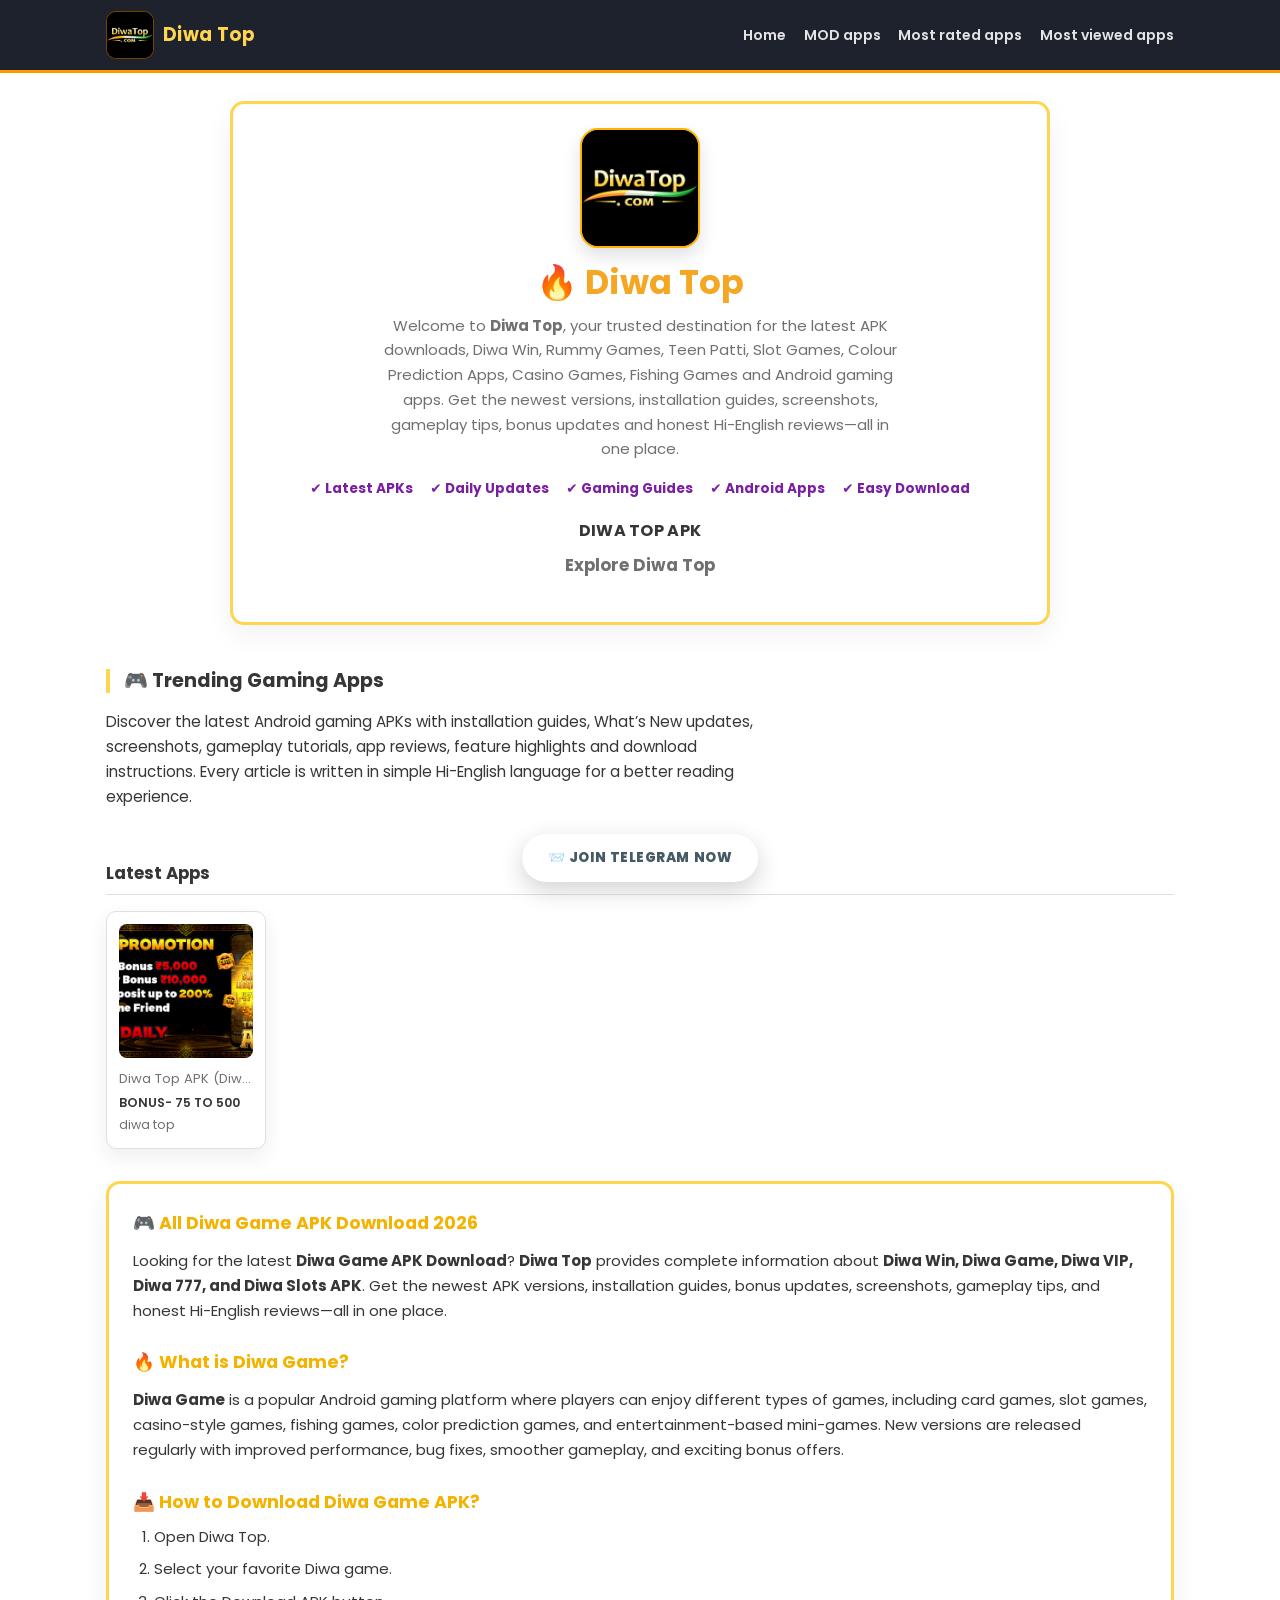
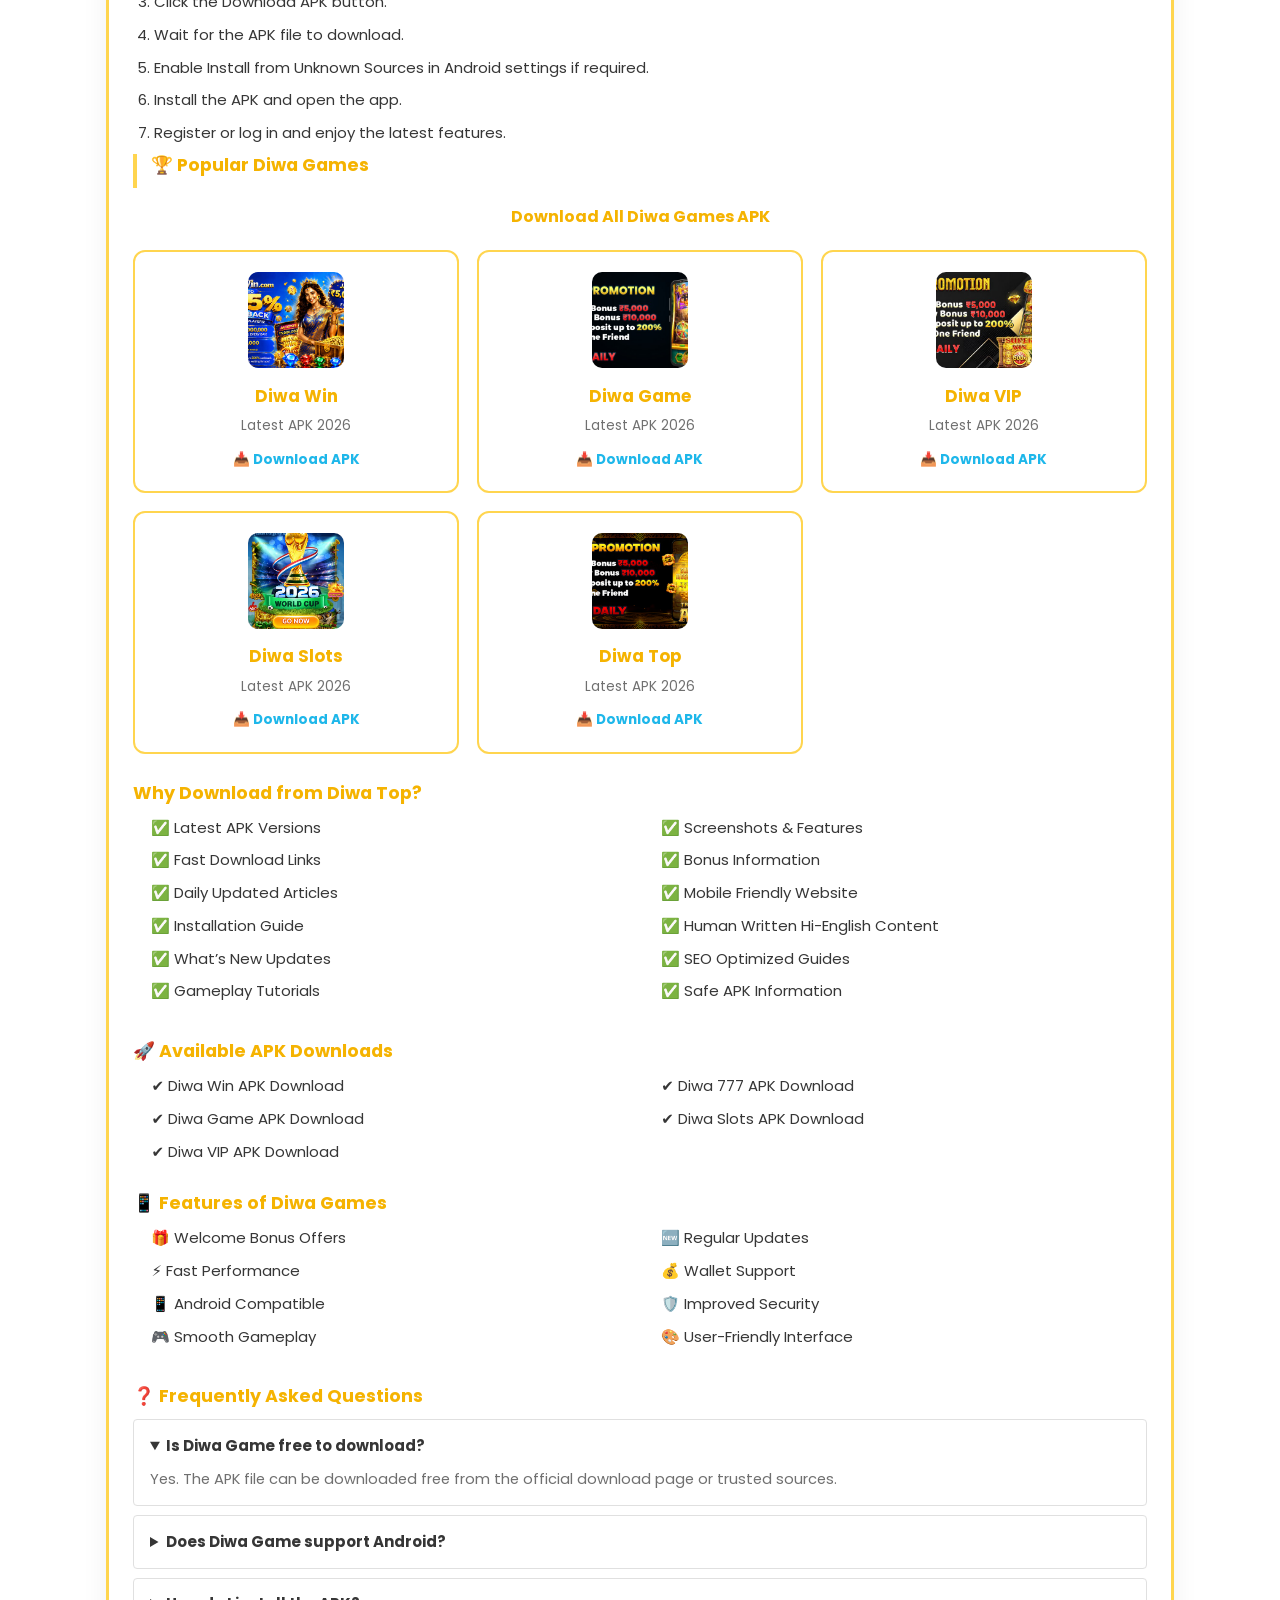
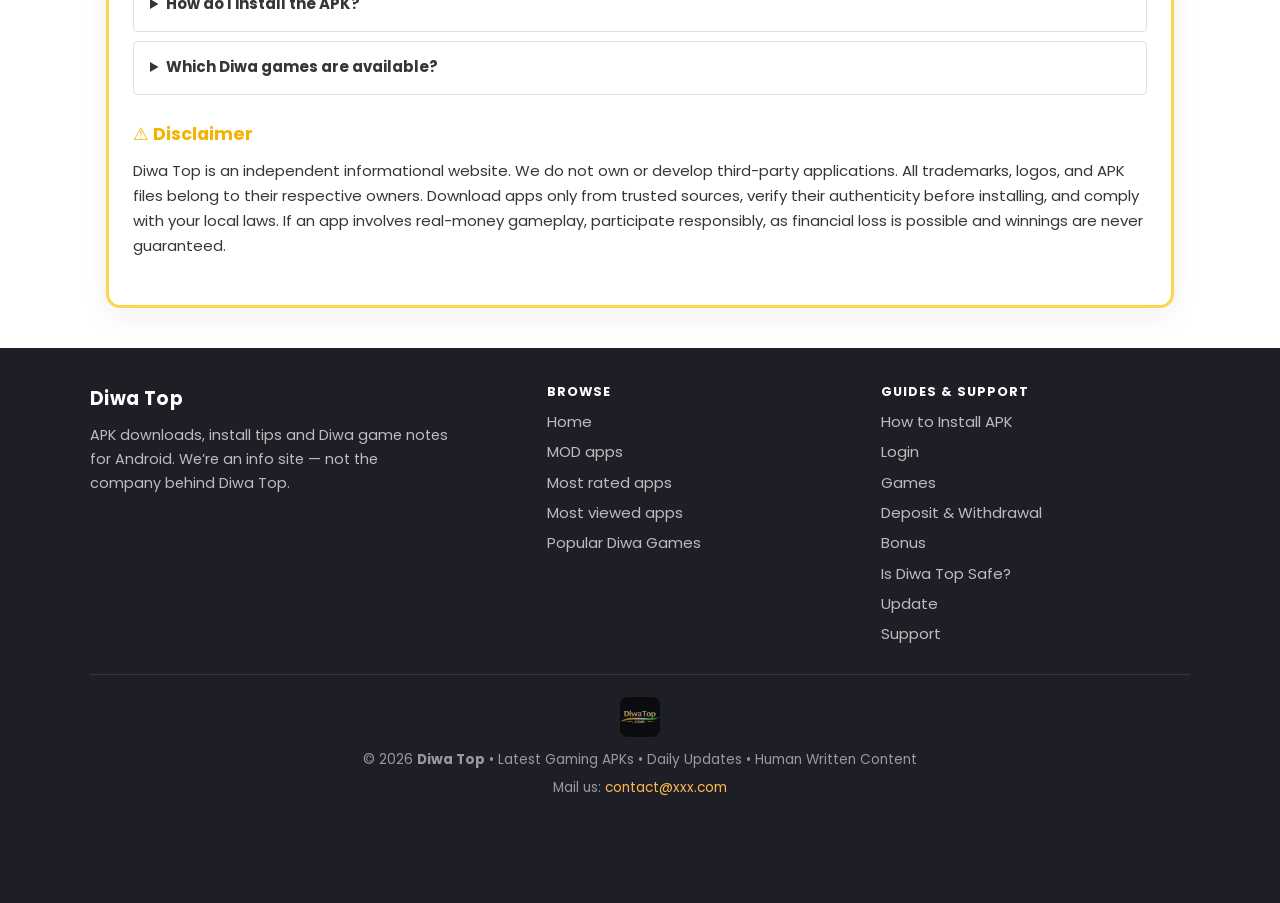
<file: index.html>
<!DOCTYPE html><html lang="en"><head><meta charset="utf-8"><meta name="viewport" content="width=device-width, initial-scale=1"><title>Diwa Top</title><link href="https://fonts.googleapis.com/css2?family=Poppins:wght@400;600;700&display=swap" rel="stylesheet"><link rel="stylesheet" href="assets/css/main.css?v=7.1.2"></head><body><header class="dt-header">
  <div class="dt-header__inner">
    <a class="dt-logo" href="index.html">
      <img src="assets/img/logo-diwatop-com.png?v=710" width="48" height="48" alt="Diwa Top">
      <span>Diwa Top</span>
    </a>
    <button class="dt-menu-toggle" type="button" aria-expanded="false">Menu</button>
    <nav class="dt-nav" aria-label="Primary">
      <a href="index.html">Home</a>
      <a href="mod-apps.html">MOD apps</a>
      <a href="most-rated-apps.html">Most rated apps</a>
      <a href="most-viewed-apps.html">Most viewed apps</a>
    </nav>
  </div>
</header><main>
  <section class="dt-hero">
    <div class="dt-hero-card">
      <img class="dt-hero-logo" src="assets/img/logo-diwatop-com.png?v=710" width="120" height="120" alt="Diwa Top">
      <h1>🔥 <span>Diwa Top</span></h1>
      <p>Welcome to <strong>Diwa Top</strong>, your trusted destination for the latest APK downloads, Diwa Win, Rummy Games, Teen Patti, Slot Games, Colour Prediction Apps, Casino Games, Fishing Games and Android gaming apps. Get the newest versions, installation guides, screenshots, gameplay tips, bonus updates and honest Hi-English reviews—all in one place.</p>
      <div class="dt-checks">
        <span>✔ Latest APKs</span>
        <span>✔ Daily Updates</span>
        <span>✔ Gaming Guides</span>
        <span>✔ Android Apps</span>
        <span>✔ Easy Download</span>
      </div>
      <p class="dt-hero-ctas">
        <span class="dt-hero-appname">DIWA TOP APK</span>
        <a class="dt-link-explore" href="#trending">Explore Diwa Top</a>
      </p>
    </div>
  </section>

  <div class="dt-wrap">
    <div class="dt-section-title dt-section-title--accent" id="trending">
      <h2>🎮 Trending Gaming Apps</h2>
    </div>
    <p class="dt-lead">Discover the latest Android gaming APKs with installation guides, What’s New updates, screenshots, gameplay tutorials, app reviews, feature highlights and download instructions. Every article is written in simple Hi-English language for a better reading experience.</p>

    <p class="dt-eyebrow">Diwa Top</p>
    <h3 class="dt-latest-heading">Latest Apps</h3>
    <div class="dt-latest-apps">
      <a class="dt-latest-app" href="#">
        <img src="assets/img/card-top.jpg?v=712" alt="Diwa Top APK">
        <span class="dt-latest-app__title">Diwa Top APK (Diwa Games) Download 2026</span>
        <span class="dt-latest-app__bonus">BONUS- 75 TO 500</span>
        <span class="dt-latest-app__cat">diwa top</span>
      </a>
    </div>

    <div class="dt-panel dt-panel--yellow" id="verified">
      <h2 class="dt-gold">🎮 All Diwa Game APK Download 2026</h2>
      <p>Looking for the latest <strong>Diwa Game APK Download</strong>? <strong>Diwa Top</strong> provides complete information about <strong>Diwa Win, Diwa Game, Diwa VIP, Diwa 777, and Diwa Slots APK</strong>. Get the newest APK versions, installation guides, bonus updates, screenshots, gameplay tips, and honest Hi-English reviews—all in one place.</p>

      <h2 class="dt-gold">🔥 What is Diwa Game?</h2>
      <p><strong>Diwa Game</strong> is a popular Android gaming platform where players can enjoy different types of games, including card games, slot games, casino-style games, fishing games, color prediction games, and entertainment-based mini-games. New versions are released regularly with improved performance, bug fixes, smoother gameplay, and exciting bonus offers.</p>

      <h2 class="dt-gold">📥 How to Download Diwa Game APK?</h2>
      <ol class="dt-steps">
        <li>Open Diwa Top.</li>
        <li>Select your favorite Diwa game.</li>
        <li>Click the Download APK button.</li>
        <li>Wait for the APK file to download.</li>
        <li>Enable Install from Unknown Sources in Android settings if required.</li>
        <li>Install the APK and open the app.</li>
        <li>Register or log in and enjoy the latest features.</li>
      </ol>

      <div class="dt-section-title dt-section-title--inner" id="popular">
        <h2 class="dt-gold">🏆 Popular Diwa Games</h2>
      </div>
      <p class="dt-download-all"><a href="#">Download All Diwa Games APK</a></p>
      <div class="dt-popular">
        <a class="dt-popular__card" href="https://diwawin.com/" target="_blank" rel="noopener"><img src="assets/img/card-win.jpg?v=712" alt="Diwa Win"><strong>Diwa Win</strong><span>Latest APK 2026</span><em>📥 Download APK</em></a>
        <a class="dt-popular__card" href="https://diwagame.com/" target="_blank" rel="noopener"><img src="assets/img/card-game.jpg?v=712" alt="Diwa Game"><strong>Diwa Game</strong><span>Latest APK 2026</span><em>📥 Download APK</em></a>
        <a class="dt-popular__card" href="https://diwavip.com/" target="_blank" rel="noopener"><img src="assets/img/card-vip.jpg?v=712" alt="Diwa VIP"><strong>Diwa VIP</strong><span>Latest APK 2026</span><em>📥 Download APK</em></a>
        <a class="dt-popular__card" href="index.html#popular"><img src="assets/img/diwatop-banner3.jpeg?v=712" alt="Diwa Slots"><strong>Diwa Slots</strong><span>Latest APK 2026</span><em>📥 Download APK</em></a>
        <a class="dt-popular__card" href="https://diwatop.com/" target="_blank" rel="noopener"><img src="assets/img/card-top.jpg?v=712" alt="Diwa Top"><strong>Diwa Top</strong><span>Latest APK 2026</span><em>📥 Download APK</em></a>
      </div>

      <h2 class="dt-gold">Why Download from Diwa Top?</h2>
      <ul class="dt-check-list dt-check-list--green">
        <li>✅ Latest APK Versions</li>
        <li>✅ Fast Download Links</li>
        <li>✅ Daily Updated Articles</li>
        <li>✅ Installation Guide</li>
        <li>✅ What’s New Updates</li>
        <li>✅ Gameplay Tutorials</li>
        <li>✅ Screenshots &amp; Features</li>
        <li>✅ Bonus Information</li>
        <li>✅ Mobile Friendly Website</li>
        <li>✅ Human Written Hi-English Content</li>
        <li>✅ SEO Optimized Guides</li>
        <li>✅ Safe APK Information</li>
      </ul>

      <h2 class="dt-gold">🚀 Available APK Downloads</h2>
      <ul class="dt-check-list">
        <li>✔ Diwa Win APK Download</li>
        <li>✔ Diwa Game APK Download</li>
        <li>✔ Diwa VIP APK Download</li>
        <li>✔ Diwa 777 APK Download</li>
        <li>✔ Diwa Slots APK Download</li>
      </ul>

      <h2 class="dt-gold">📱 Features of Diwa Games</h2>
      <ul class="dt-check-list">
        <li>🎁 Welcome Bonus Offers</li>
        <li>⚡ Fast Performance</li>
        <li>📱 Android Compatible</li>
        <li>🎮 Smooth Gameplay</li>
        <li>🆕 Regular Updates</li>
        <li>💰 Wallet Support</li>
        <li>🛡️ Improved Security</li>
        <li>🎨 User-Friendly Interface</li>
      </ul>

      <h2 class="dt-gold">❓ Frequently Asked Questions</h2>
      <div class="dt-faq">
        <details open><summary>Is Diwa Game free to download?</summary><p>Yes. The APK file can be downloaded free from the official download page or trusted sources.</p></details>
        <details><summary>Does Diwa Game support Android?</summary><p>Yes. All Diwa APKs are designed for Android devices.</p></details>
        <details><summary>How do I install the APK?</summary><p>Download the APK, allow installation from unknown sources if needed, and follow the on-screen installation steps.</p></details>
        <details><summary>Which Diwa games are available?</summary><p>Diwa Win, Diwa Game, Diwa VIP, Diwa 777, and Diwa Slots are among the most popular versions.</p></details>
      </div>

      <h2 class="dt-gold">⚠ Disclaimer</h2>
      <p>Diwa Top is an independent informational website. We do not own or develop third-party applications. All trademarks, logos, and APK files belong to their respective owners. Download apps only from trusted sources, verify their authenticity before installing, and comply with your local laws. If an app involves real-money gameplay, participate responsibly, as financial loss is possible and winnings are never guaranteed.</p>
    </div>
  </div>

  <div class="dt-telegram dt-telegram--floating">
    <a class="dt-tg-pill" href="https://telegram.me/" target="_blank" rel="noopener">📨 JOIN TELEGRAM NOW</a>
  </div>
</main><footer class="dt-footer">
  <div class="dt-footer__inner">
    <div>
      <a class="dt-logo" href="index.html" style="display:inline-block;margin-bottom:0.6rem">Diwa Top</a>
      <p style="margin:0;max-width:40ch;font-size:0.9rem">
        APK downloads, install tips and Diwa game notes for Android. We’re an info site — not the company behind Diwa Top.
      </p>
    </div>
    <div>
      <h3>Browse</h3>
      <ul>
        <li><a href="index.html">Home</a></li>
        <li><a href="mod-apps.html">MOD apps</a></li>
        <li><a href="most-rated-apps.html">Most rated apps</a></li>
        <li><a href="most-viewed-apps.html">Most viewed apps</a></li>
        <li><a href="index.html#popular">Popular Diwa Games</a></li>
      </ul>
    </div>
    <div>
      <h3>Guides &amp; Support</h3>
      <ul>
        <li><a href="how-to-install-apk.html">How to Install APK</a></li>
        <li><a href="login.html">Login</a></li>
        <li><a href="games.html">Games</a></li>
        <li><a href="deposit-withdrawal.html">Deposit &amp; Withdrawal</a></li>
        <li><a href="bonus.html">Bonus</a></li>
        <li><a href="is-diwa-top-safe.html">Is Diwa Top Safe?</a></li>
        <li><a href="update.html">Update</a></li>
        <li><a href="customer-care.html">Support</a></li>
      </ul>
    </div>
  </div>
  <div class="dt-footer__legal">
    <img class="dt-footer__logo" src="assets/img/logo-diwatop-com.png?v=710" width="40" height="40" alt="">
    <p style="margin:0">© 2026 <strong>Diwa Top</strong> • Latest Gaming APKs • Daily Updates • Human Written Content</p>
    <p style="margin:0.35rem 0 0">Mail us: <a href="mailto:contact@xxx.com" style="color:#ffb74d">contact@xxx.com</a></p>
  </div>
</footer><script src="assets/js/main.js?v=7.1.2"></script></body></html>
</file>
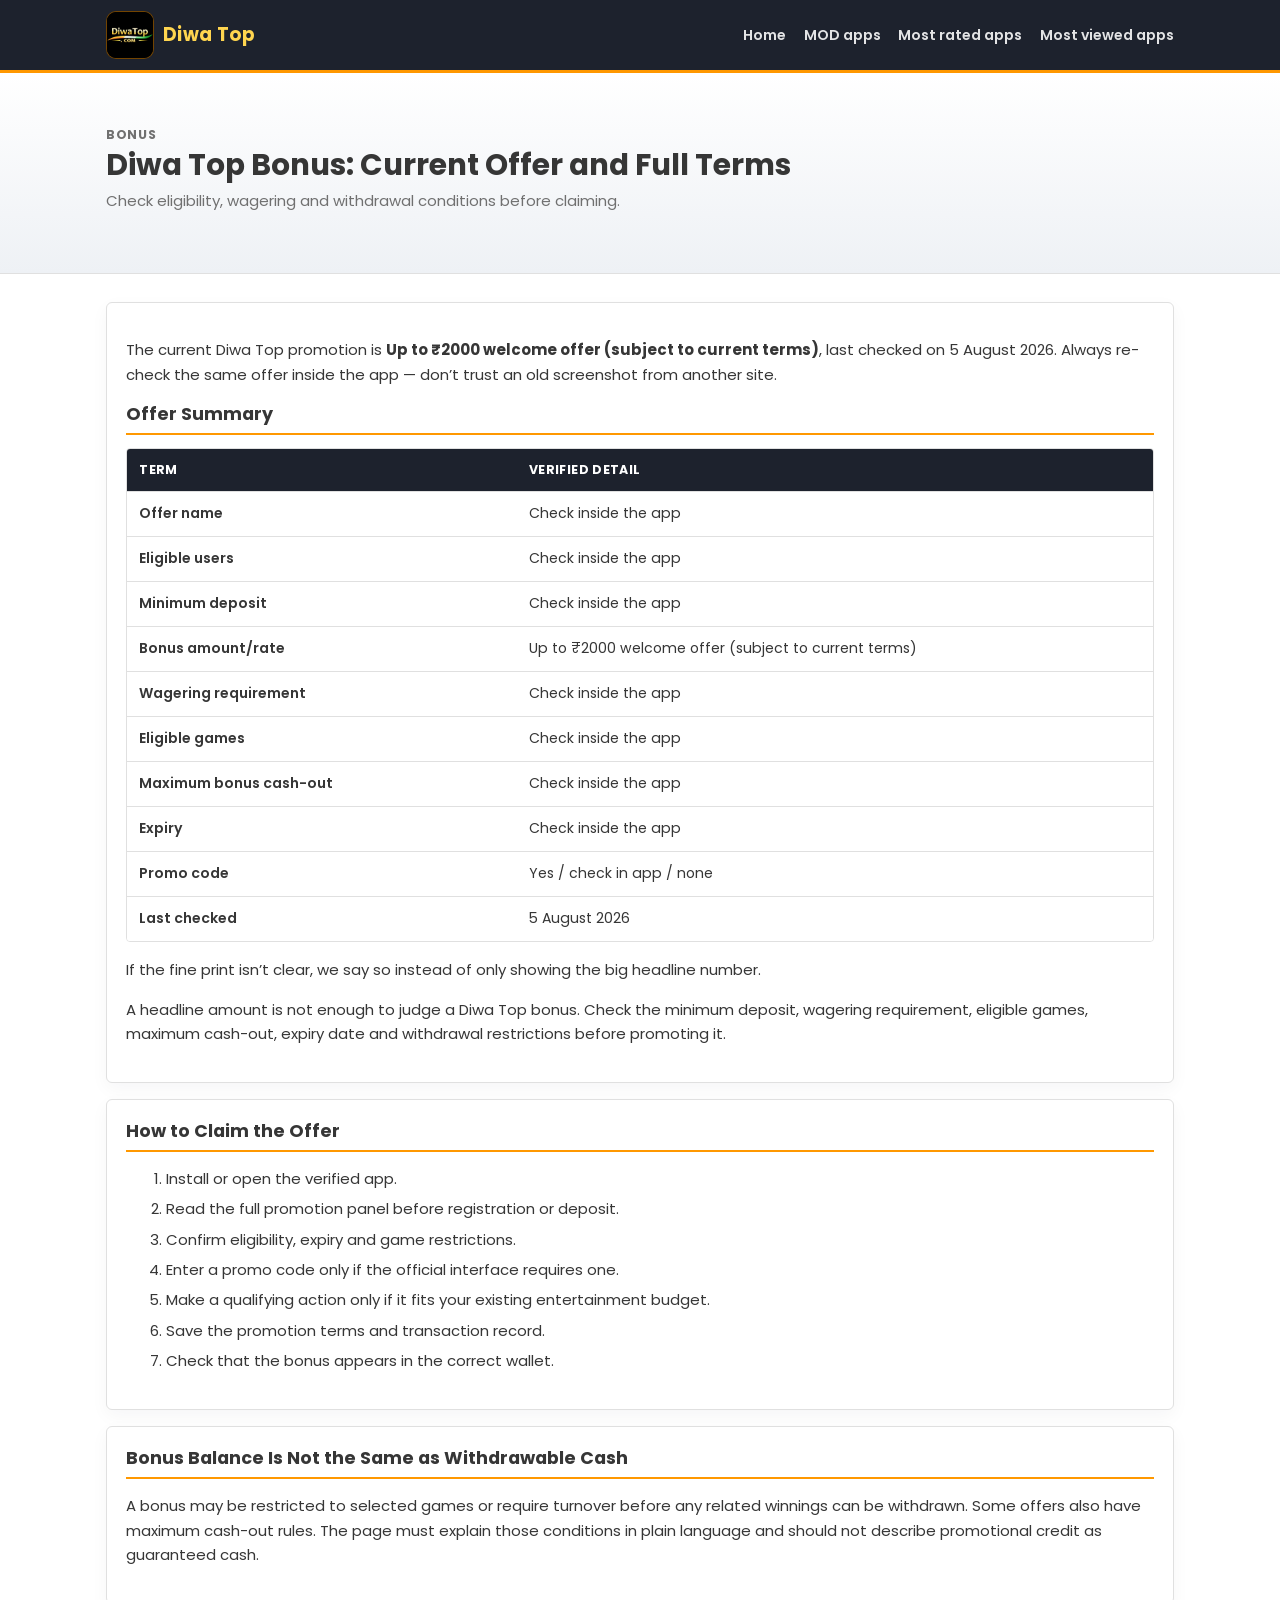
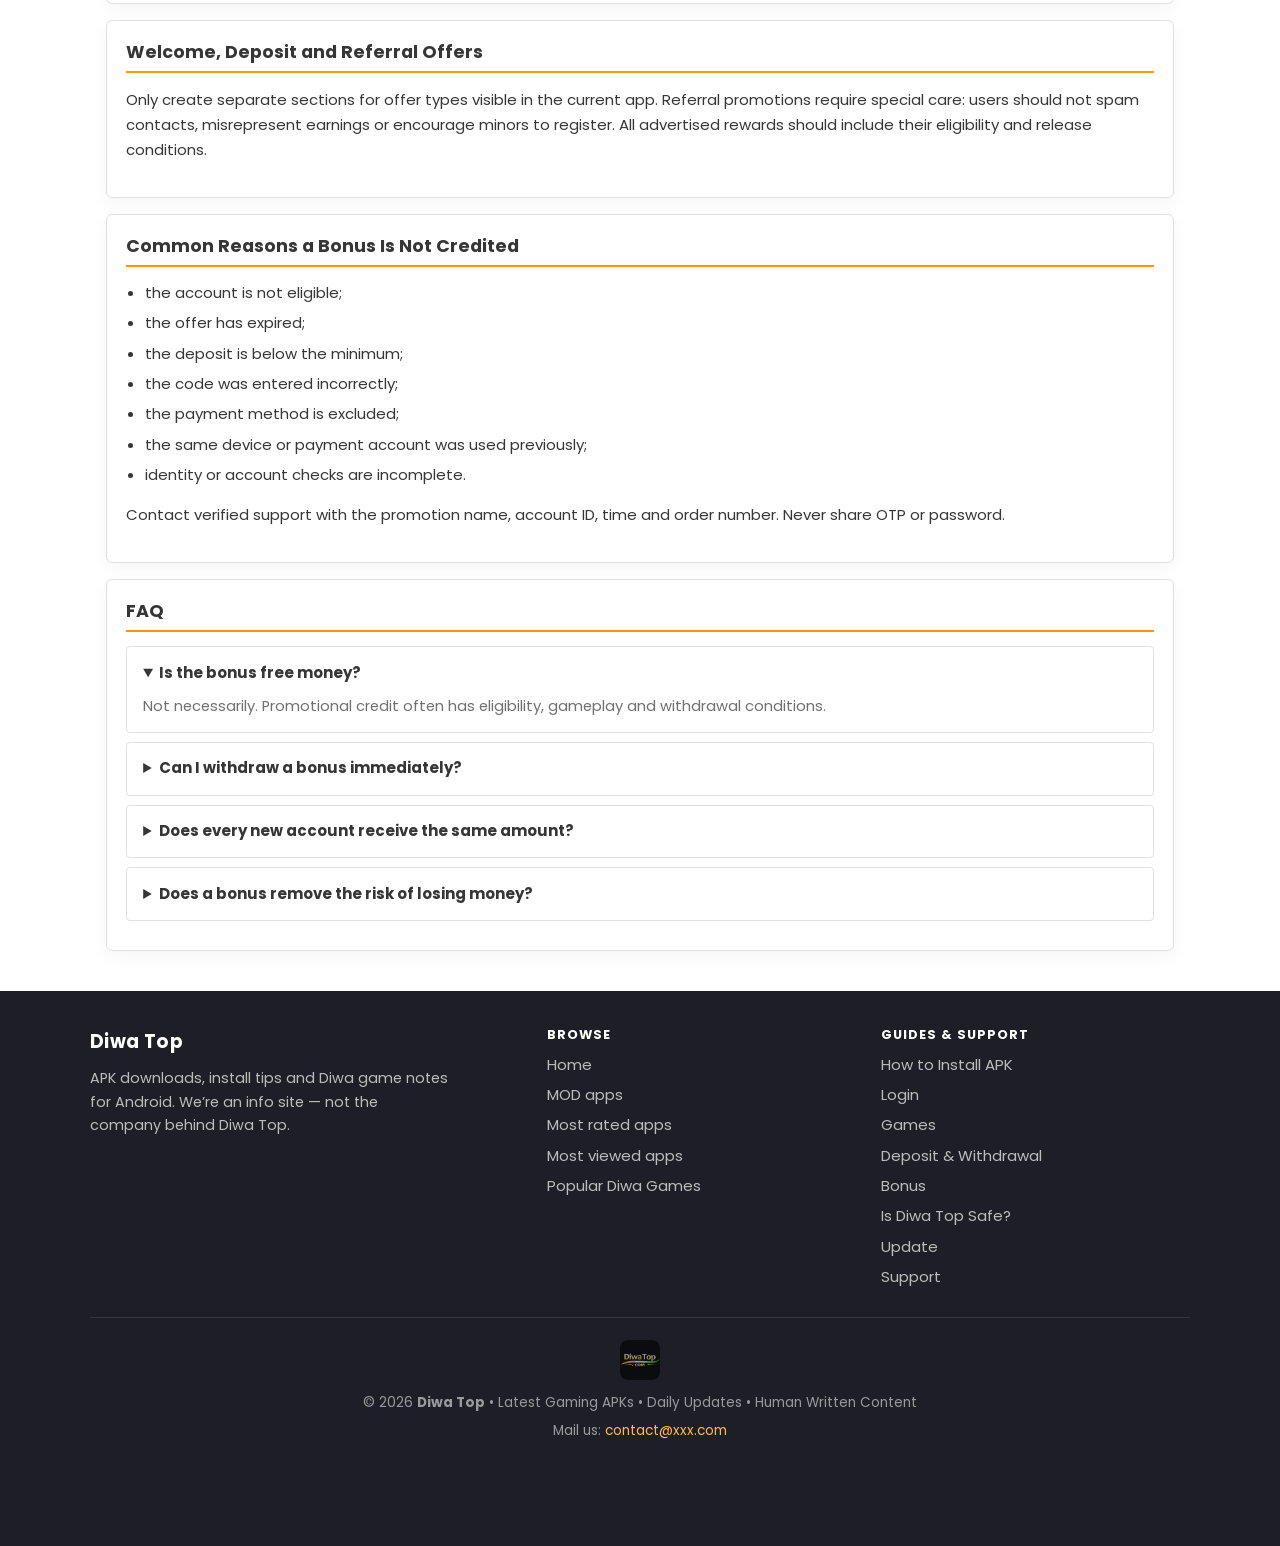
<file: bonus.html>
<!DOCTYPE html><html lang="en"><head><meta charset="utf-8"><meta name="viewport" content="width=device-width, initial-scale=1"><title>Bonus</title><link href="https://fonts.googleapis.com/css2?family=Poppins:wght@400;600;700&display=swap" rel="stylesheet"><link rel="stylesheet" href="assets/css/main.css?v=7.1.2"></head><body><header class="dt-header">
  <div class="dt-header__inner">
    <a class="dt-logo" href="index.html">
      <img src="assets/img/logo-diwatop-com.png?v=710" width="48" height="48" alt="Diwa Top">
      <span>Diwa Top</span>
    </a>
    <button class="dt-menu-toggle" type="button" aria-expanded="false">Menu</button>
    <nav class="dt-nav" aria-label="Primary">
      <a href="index.html">Home</a>
      <a href="mod-apps.html">MOD apps</a>
      <a href="most-rated-apps.html">Most rated apps</a>
      <a href="most-viewed-apps.html">Most viewed apps</a>
    </nav>
  </div>
</header><main>
  <section class="dt-page-hero"><div class="dt-wrap">
    <p class="dt-kicker">Bonus</p>
    <h1>Diwa Top Bonus: Current Offer and Full Terms</h1>
    <p>Check eligibility, wagering and withdrawal conditions before claiming.</p>
  </div></section>
  <div class="dt-wrap dt-guide">
    <div class="dt-panel">
      <p>The current Diwa Top promotion is <strong>Up to ₹2000 welcome offer (subject to current terms)</strong>, last checked on 5 August 2026. Always re-check the same offer inside the app — don’t trust an old screenshot from another site.</p>
      <h2>Offer Summary</h2>
      <div class="dt-table-wrap"><table class="dt-table"><thead><tr><th>Term</th><th>Verified detail</th></tr></thead><tbody><tr><td>Offer name</td><td>Check inside the app</td></tr><tr><td>Eligible users</td><td>Check inside the app</td></tr><tr><td>Minimum deposit</td><td>Check inside the app</td></tr><tr><td>Bonus amount/rate</td><td>Up to ₹2000 welcome offer (subject to current terms)</td></tr><tr><td>Wagering requirement</td><td>Check inside the app</td></tr><tr><td>Eligible games</td><td>Check inside the app</td></tr><tr><td>Maximum bonus cash-out</td><td>Check inside the app</td></tr><tr><td>Expiry</td><td>Check inside the app</td></tr><tr><td>Promo code</td><td>Yes / check in app / none</td></tr><tr><td>Last checked</td><td>5 August 2026</td></tr></tbody></table></div>
      <p>If the fine print isn’t clear, we say so instead of only showing the big headline number.</p>
      <p>A headline amount is not enough to judge a Diwa Top bonus. Check the minimum deposit, wagering requirement, eligible games, maximum cash-out, expiry date and withdrawal restrictions before promoting it.</p>
    </div>
    <div class="dt-panel"><h2>How to Claim the Offer</h2>
      <ol><li>Install or open the verified app.</li><li>Read the full promotion panel before registration or deposit.</li><li>Confirm eligibility, expiry and game restrictions.</li><li>Enter a promo code only if the official interface requires one.</li><li>Make a qualifying action only if it fits your existing entertainment budget.</li><li>Save the promotion terms and transaction record.</li><li>Check that the bonus appears in the correct wallet.</li></ol>
    </div>
    <div class="dt-panel"><h2>Bonus Balance Is Not the Same as Withdrawable Cash</h2>
      <p>A bonus may be restricted to selected games or require turnover before any related winnings can be withdrawn. Some offers also have maximum cash-out rules. The page must explain those conditions in plain language and should not describe promotional credit as guaranteed cash.</p>
    </div>
    <div class="dt-panel"><h2>Welcome, Deposit and Referral Offers</h2>
      <p>Only create separate sections for offer types visible in the current app. Referral promotions require special care: users should not spam contacts, misrepresent earnings or encourage minors to register. All advertised rewards should include their eligibility and release conditions.</p>
    </div>
    <div class="dt-panel"><h2>Common Reasons a Bonus Is Not Credited</h2>
      <ul><li>the account is not eligible;</li><li>the offer has expired;</li><li>the deposit is below the minimum;</li><li>the code was entered incorrectly;</li><li>the payment method is excluded;</li><li>the same device or payment account was used previously;</li><li>identity or account checks are incomplete.</li></ul>
      <p>Contact verified support with the promotion name, account ID, time and order number. Never share OTP or password.</p>
    </div>
    <div class="dt-panel"><h2>FAQ</h2>
      <div class="dt-faq">
<details open><summary>Is the bonus free money?</summary><p>Not necessarily. Promotional credit often has eligibility, gameplay and withdrawal conditions.</p></details>
<details><summary>Can I withdraw a bonus immediately?</summary><p>Only if the current terms explicitly allow it. Check wagering and maximum cash-out rules first.</p></details>
<details><summary>Does every new account receive the same amount?</summary><p>Offers can vary by time, account and region. Use the dated table above rather than an old advertised figure.</p></details>
<details><summary>Does a bonus remove the risk of losing money?</summary><p>No. Bonus play can still result in loss and may encourage additional spending. Set a limit before claiming any offer.</p></details>
</div>
    </div>
  </div>
</main><footer class="dt-footer">
  <div class="dt-footer__inner">
    <div>
      <a class="dt-logo" href="index.html" style="display:inline-block;margin-bottom:0.6rem">Diwa Top</a>
      <p style="margin:0;max-width:40ch;font-size:0.9rem">
        APK downloads, install tips and Diwa game notes for Android. We’re an info site — not the company behind Diwa Top.
      </p>
    </div>
    <div>
      <h3>Browse</h3>
      <ul>
        <li><a href="index.html">Home</a></li>
        <li><a href="mod-apps.html">MOD apps</a></li>
        <li><a href="most-rated-apps.html">Most rated apps</a></li>
        <li><a href="most-viewed-apps.html">Most viewed apps</a></li>
        <li><a href="index.html#popular">Popular Diwa Games</a></li>
      </ul>
    </div>
    <div>
      <h3>Guides &amp; Support</h3>
      <ul>
        <li><a href="how-to-install-apk.html">How to Install APK</a></li>
        <li><a href="login.html">Login</a></li>
        <li><a href="games.html">Games</a></li>
        <li><a href="deposit-withdrawal.html">Deposit &amp; Withdrawal</a></li>
        <li><a href="bonus.html">Bonus</a></li>
        <li><a href="is-diwa-top-safe.html">Is Diwa Top Safe?</a></li>
        <li><a href="update.html">Update</a></li>
        <li><a href="customer-care.html">Support</a></li>
      </ul>
    </div>
  </div>
  <div class="dt-footer__legal">
    <img class="dt-footer__logo" src="assets/img/logo-diwatop-com.png?v=710" width="40" height="40" alt="">
    <p style="margin:0">© 2026 <strong>Diwa Top</strong> • Latest Gaming APKs • Daily Updates • Human Written Content</p>
    <p style="margin:0.35rem 0 0">Mail us: <a href="mailto:contact@xxx.com" style="color:#ffb74d">contact@xxx.com</a></p>
  </div>
</footer><script src="assets/js/main.js?v=7.1.2"></script></body></html>
</file>
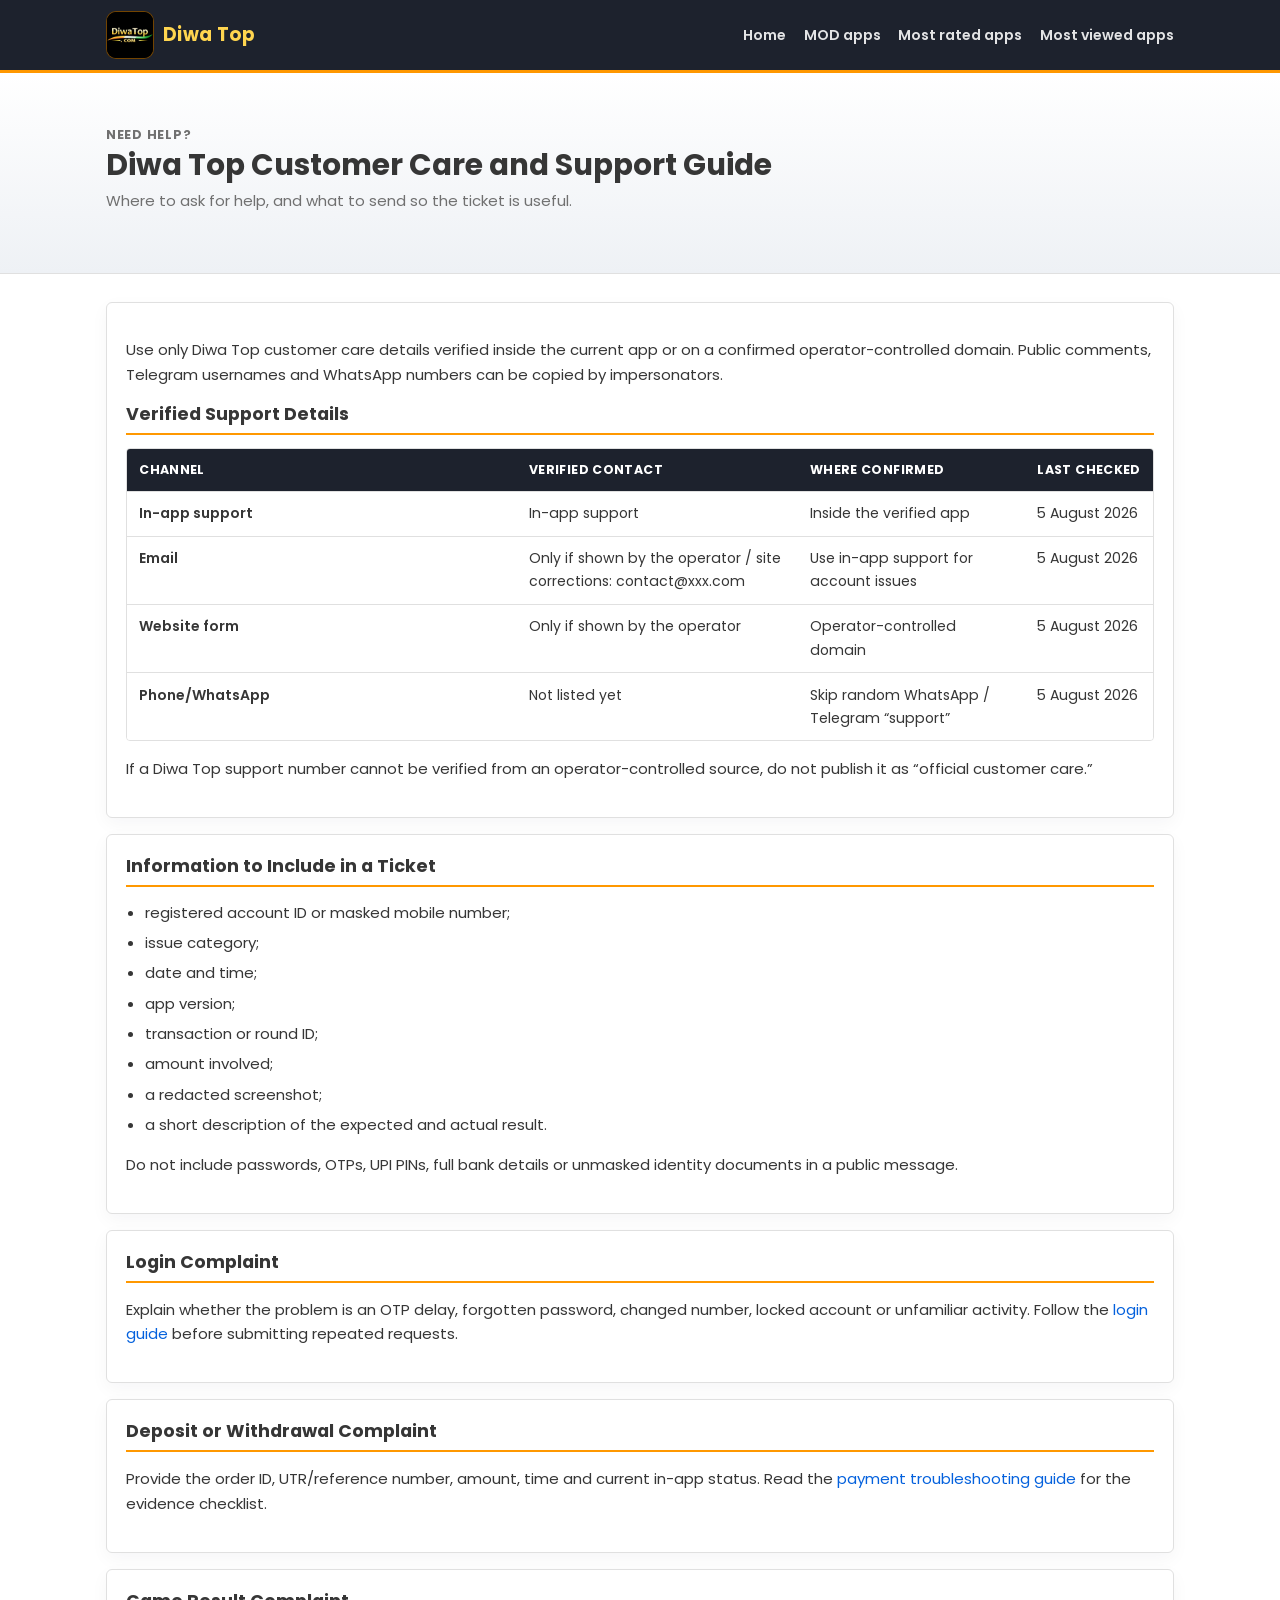
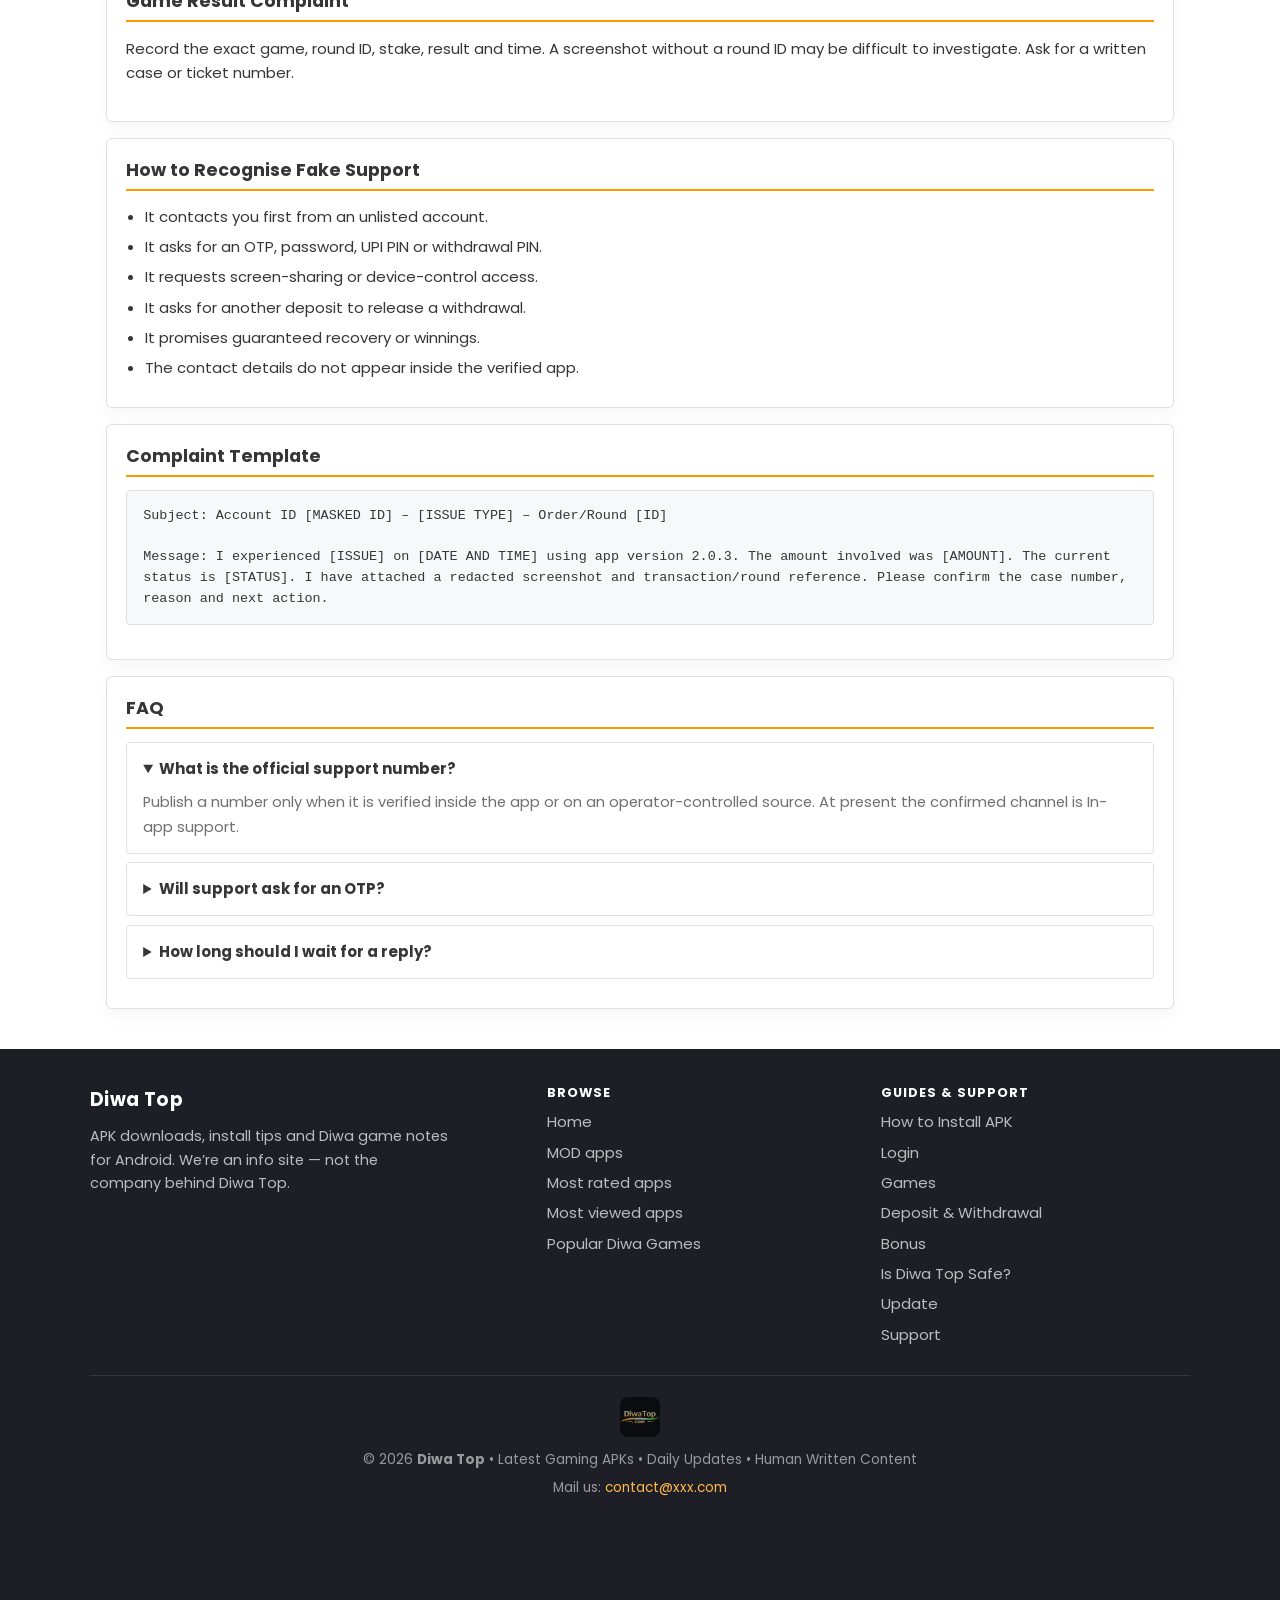
<file: customer-care.html>
<!DOCTYPE html><html lang="en"><head><meta charset="utf-8"><meta name="viewport" content="width=device-width, initial-scale=1"><title>Support</title><link href="https://fonts.googleapis.com/css2?family=Poppins:wght@400;600;700&display=swap" rel="stylesheet"><link rel="stylesheet" href="assets/css/main.css?v=7.1.2"></head><body><header class="dt-header">
  <div class="dt-header__inner">
    <a class="dt-logo" href="index.html">
      <img src="assets/img/logo-diwatop-com.png?v=710" width="48" height="48" alt="Diwa Top">
      <span>Diwa Top</span>
    </a>
    <button class="dt-menu-toggle" type="button" aria-expanded="false">Menu</button>
    <nav class="dt-nav" aria-label="Primary">
      <a href="index.html">Home</a>
      <a href="mod-apps.html">MOD apps</a>
      <a href="most-rated-apps.html">Most rated apps</a>
      <a href="most-viewed-apps.html">Most viewed apps</a>
    </nav>
  </div>
</header><main>
  <section class="dt-page-hero"><div class="dt-wrap">
    <p class="dt-kicker">Need help?</p>
    <h1>Diwa Top Customer Care and Support Guide</h1>
    <p>Where to ask for help, and what to send so the ticket is useful.</p>
  </div></section>
  <div class="dt-wrap dt-guide">
    <div class="dt-panel">
      <p>Use only Diwa Top customer care details verified inside the current app or on a confirmed operator-controlled domain. Public comments, Telegram usernames and WhatsApp numbers can be copied by impersonators.</p>
      <h2>Verified Support Details</h2>
      <div class="dt-table-wrap"><table class="dt-table"><thead><tr><th>Channel</th><th>Verified contact</th><th>Where confirmed</th><th>Last checked</th></tr></thead><tbody><tr><td>In-app support</td><td>In-app support</td><td>Inside the verified app</td><td>5 August 2026</td></tr><tr><td>Email</td><td>Only if shown by the operator / site corrections: contact@xxx.com</td><td>Use in-app support for account issues</td><td>5 August 2026</td></tr><tr><td>Website form</td><td>Only if shown by the operator</td><td>Operator-controlled domain</td><td>5 August 2026</td></tr><tr><td>Phone/WhatsApp</td><td>Not listed yet</td><td>Skip random WhatsApp / Telegram “support”</td><td>5 August 2026</td></tr></tbody></table></div>
      <p>If a Diwa Top support number cannot be verified from an operator-controlled source, do not publish it as “official customer care.”</p>
    </div>
    <div class="dt-panel"><h2>Information to Include in a Ticket</h2>
      <ul><li>registered account ID or masked mobile number;</li><li>issue category;</li><li>date and time;</li><li>app version;</li><li>transaction or round ID;</li><li>amount involved;</li><li>a redacted screenshot;</li><li>a short description of the expected and actual result.</li></ul>
      <p>Do not include passwords, OTPs, UPI PINs, full bank details or unmasked identity documents in a public message.</p>
    </div>
    <div class="dt-panel"><h2>Login Complaint</h2>
      <p>Explain whether the problem is an OTP delay, forgotten password, changed number, locked account or unfamiliar activity. Follow the <a href="login.html">login guide</a> before submitting repeated requests.</p>
    </div>
    <div class="dt-panel"><h2>Deposit or Withdrawal Complaint</h2>
      <p>Provide the order ID, UTR/reference number, amount, time and current in-app status. Read the <a href="deposit-withdrawal.html">payment troubleshooting guide</a> for the evidence checklist.</p>
    </div>
    <div class="dt-panel"><h2>Game Result Complaint</h2>
      <p>Record the exact game, round ID, stake, result and time. A screenshot without a round ID may be difficult to investigate. Ask for a written case or ticket number.</p>
    </div>
    <div class="dt-panel"><h2>How to Recognise Fake Support</h2>
      <ul><li>It contacts you first from an unlisted account.</li><li>It asks for an OTP, password, UPI PIN or withdrawal PIN.</li><li>It requests screen-sharing or device-control access.</li><li>It asks for another deposit to release a withdrawal.</li><li>It promises guaranteed recovery or winnings.</li><li>The contact details do not appear inside the verified app.</li></ul>
    </div>
    <div class="dt-panel"><h2>Complaint Template</h2>
      <pre class="dt-pre">Subject: Account ID [MASKED ID] – [ISSUE TYPE] – Order/Round [ID]

Message: I experienced [ISSUE] on [DATE AND TIME] using app version 2.0.3. The amount involved was [AMOUNT]. The current status is [STATUS]. I have attached a redacted screenshot and transaction/round reference. Please confirm the case number, reason and next action.</pre>
    </div>
    <div class="dt-panel"><h2>FAQ</h2>
      <div class="dt-faq">
<details open><summary>What is the official support number?</summary><p>Publish a number only when it is verified inside the app or on an operator-controlled source. At present the confirmed channel is In-app support.</p></details>
<details><summary>Will support ask for an OTP?</summary><p>It should not. Never disclose an OTP, password or financial PIN.</p></details>
<details><summary>How long should I wait for a reply?</summary><p>Use the response time stated by the verified support channel. Keep one ticket thread and avoid sending conflicting details through many unverified accounts.</p></details>
</div>
    </div>
  </div>
</main><footer class="dt-footer">
  <div class="dt-footer__inner">
    <div>
      <a class="dt-logo" href="index.html" style="display:inline-block;margin-bottom:0.6rem">Diwa Top</a>
      <p style="margin:0;max-width:40ch;font-size:0.9rem">
        APK downloads, install tips and Diwa game notes for Android. We’re an info site — not the company behind Diwa Top.
      </p>
    </div>
    <div>
      <h3>Browse</h3>
      <ul>
        <li><a href="index.html">Home</a></li>
        <li><a href="mod-apps.html">MOD apps</a></li>
        <li><a href="most-rated-apps.html">Most rated apps</a></li>
        <li><a href="most-viewed-apps.html">Most viewed apps</a></li>
        <li><a href="index.html#popular">Popular Diwa Games</a></li>
      </ul>
    </div>
    <div>
      <h3>Guides &amp; Support</h3>
      <ul>
        <li><a href="how-to-install-apk.html">How to Install APK</a></li>
        <li><a href="login.html">Login</a></li>
        <li><a href="games.html">Games</a></li>
        <li><a href="deposit-withdrawal.html">Deposit &amp; Withdrawal</a></li>
        <li><a href="bonus.html">Bonus</a></li>
        <li><a href="is-diwa-top-safe.html">Is Diwa Top Safe?</a></li>
        <li><a href="update.html">Update</a></li>
        <li><a href="customer-care.html">Support</a></li>
      </ul>
    </div>
  </div>
  <div class="dt-footer__legal">
    <img class="dt-footer__logo" src="assets/img/logo-diwatop-com.png?v=710" width="40" height="40" alt="">
    <p style="margin:0">© 2026 <strong>Diwa Top</strong> • Latest Gaming APKs • Daily Updates • Human Written Content</p>
    <p style="margin:0.35rem 0 0">Mail us: <a href="mailto:contact@xxx.com" style="color:#ffb74d">contact@xxx.com</a></p>
  </div>
</footer><script src="assets/js/main.js?v=7.1.2"></script></body></html>
</file>
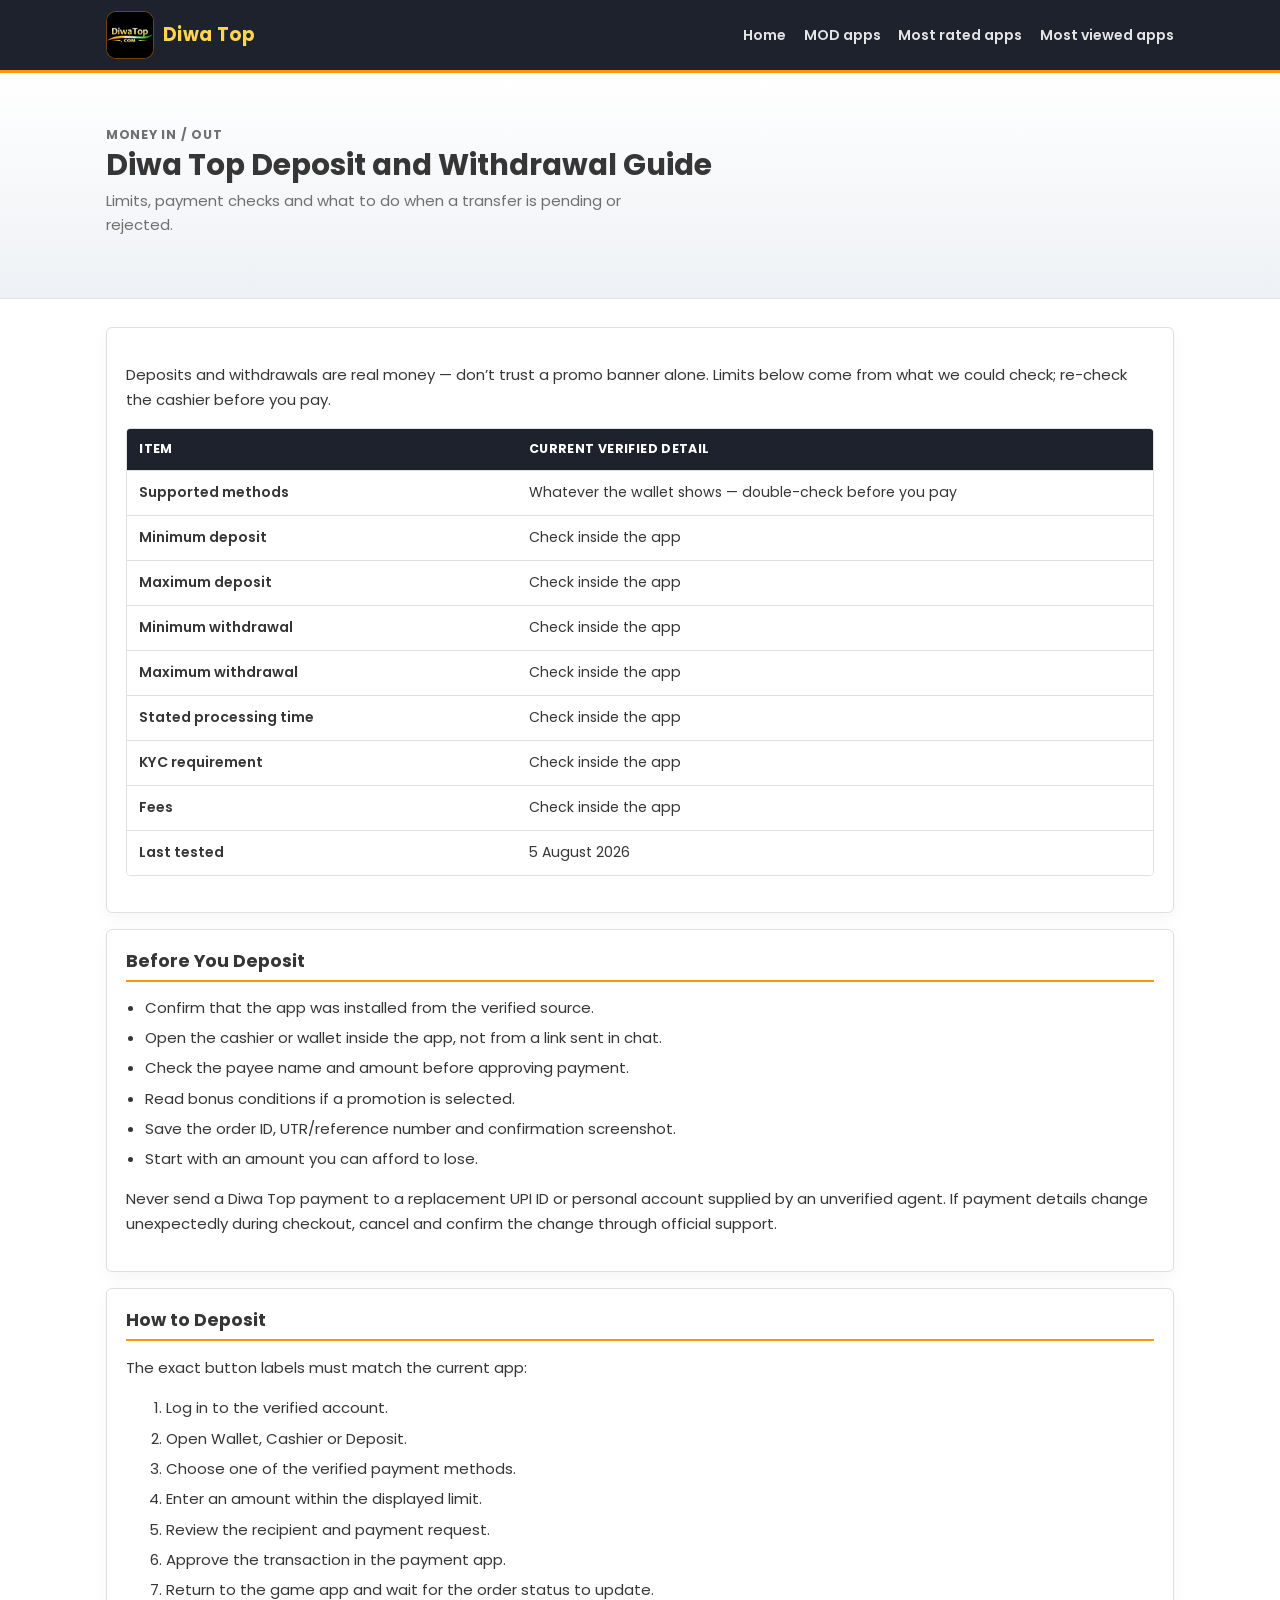
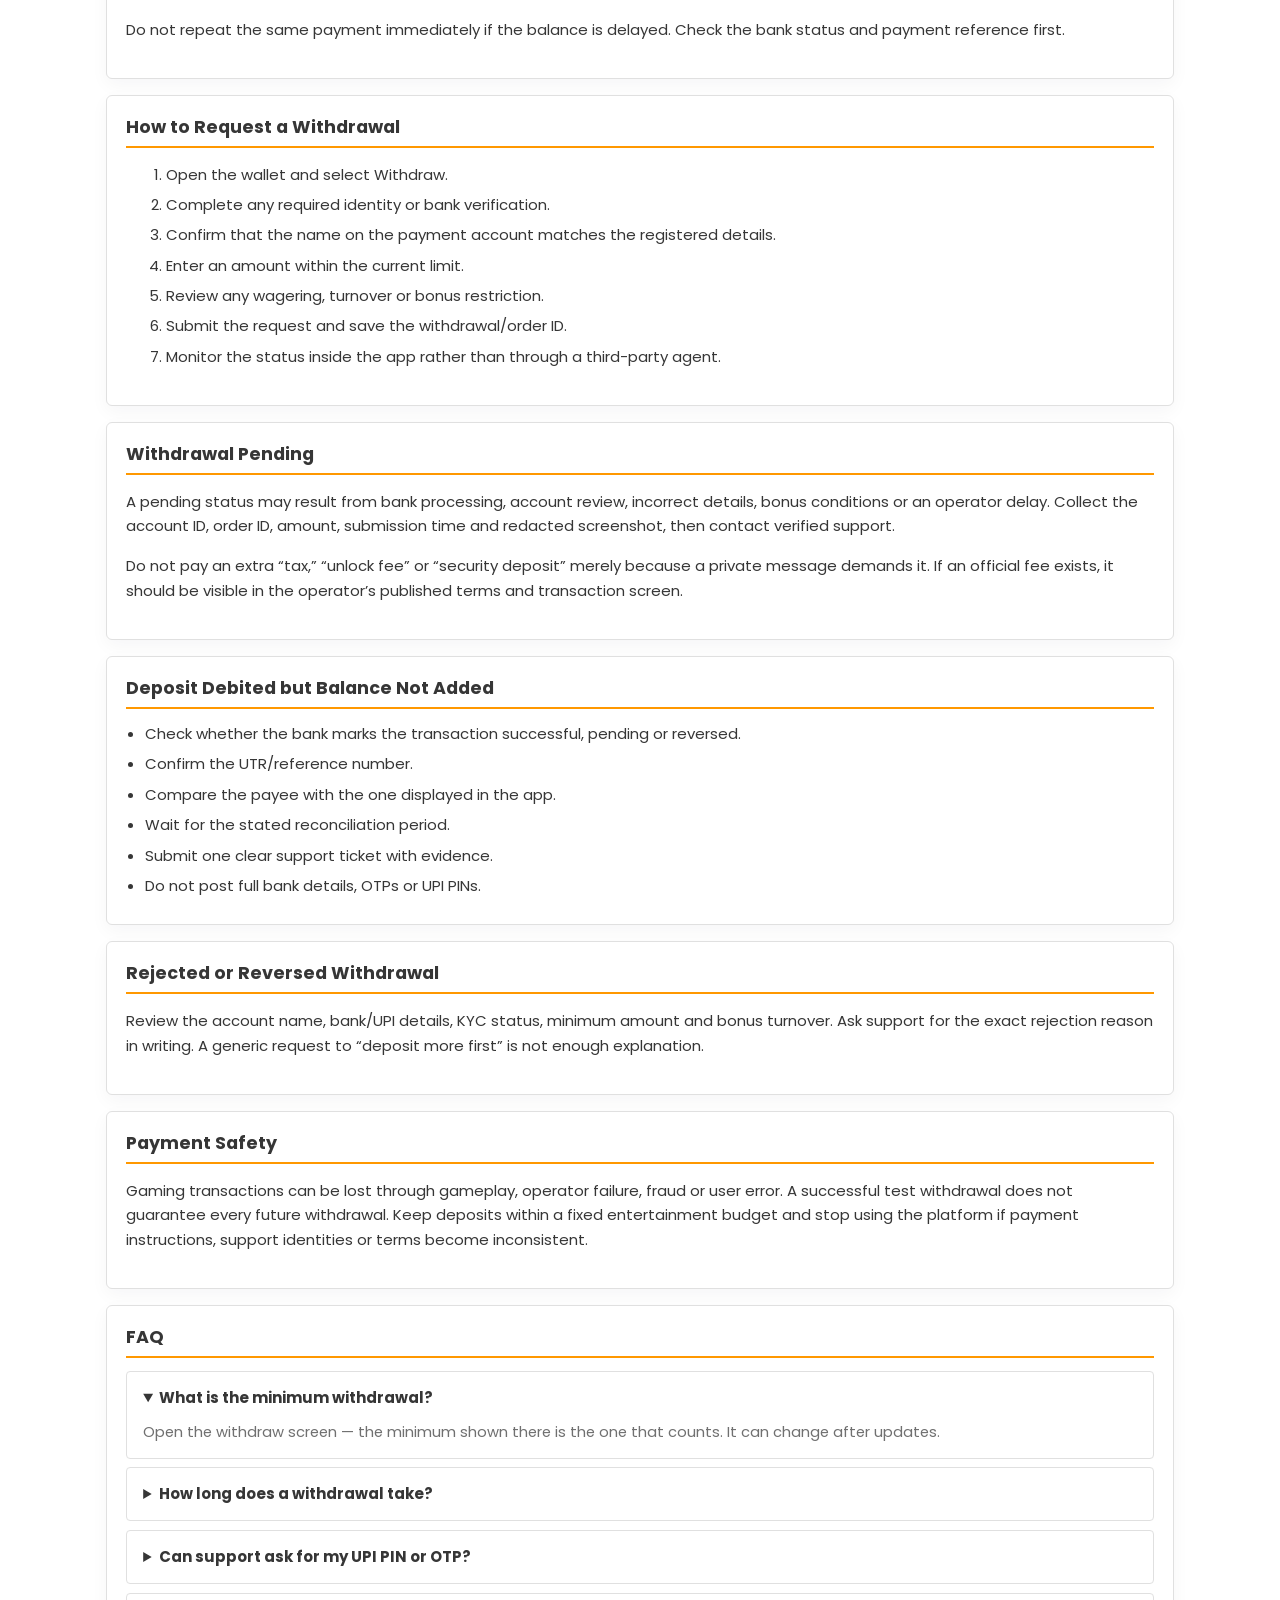
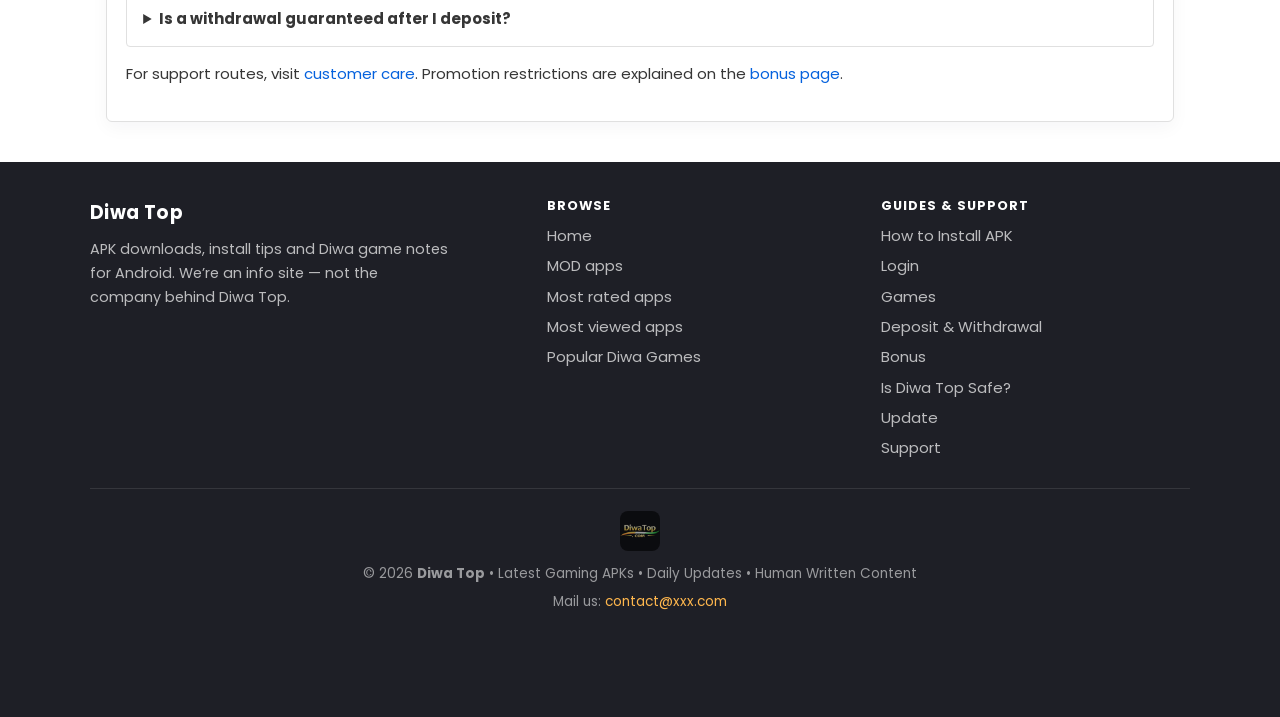
<file: deposit-withdrawal.html>
<!DOCTYPE html><html lang="en"><head><meta charset="utf-8"><meta name="viewport" content="width=device-width, initial-scale=1"><title>Payments</title><link href="https://fonts.googleapis.com/css2?family=Poppins:wght@400;600;700&display=swap" rel="stylesheet"><link rel="stylesheet" href="assets/css/main.css?v=7.1.2"></head><body><header class="dt-header">
  <div class="dt-header__inner">
    <a class="dt-logo" href="index.html">
      <img src="assets/img/logo-diwatop-com.png?v=710" width="48" height="48" alt="Diwa Top">
      <span>Diwa Top</span>
    </a>
    <button class="dt-menu-toggle" type="button" aria-expanded="false">Menu</button>
    <nav class="dt-nav" aria-label="Primary">
      <a href="index.html">Home</a>
      <a href="mod-apps.html">MOD apps</a>
      <a href="most-rated-apps.html">Most rated apps</a>
      <a href="most-viewed-apps.html">Most viewed apps</a>
    </nav>
  </div>
</header><main>
  <section class="dt-page-hero"><div class="dt-wrap">
    <p class="dt-kicker">Money in / out</p>
    <h1>Diwa Top Deposit and Withdrawal Guide</h1>
    <p>Limits, payment checks and what to do when a transfer is pending or rejected.</p>
  </div></section>
  <div class="dt-wrap dt-guide">
    <div class="dt-panel">
      <p>Deposits and withdrawals are real money — don’t trust a promo banner alone. Limits below come from what we could check; re-check the cashier before you pay.</p>
      <div class="dt-table-wrap"><table class="dt-table"><thead><tr><th>Item</th><th>Current verified detail</th></tr></thead><tbody><tr><td>Supported methods</td><td>Whatever the wallet shows — double-check before you pay</td></tr><tr><td>Minimum deposit</td><td>Check inside the app</td></tr><tr><td>Maximum deposit</td><td>Check inside the app</td></tr><tr><td>Minimum withdrawal</td><td>Check inside the app</td></tr><tr><td>Maximum withdrawal</td><td>Check inside the app</td></tr><tr><td>Stated processing time</td><td>Check inside the app</td></tr><tr><td>KYC requirement</td><td>Check inside the app</td></tr><tr><td>Fees</td><td>Check inside the app</td></tr><tr><td>Last tested</td><td>5 August 2026</td></tr></tbody></table></div>
    </div>
    <div class="dt-panel"><h2>Before You Deposit</h2>
      <ul><li>Confirm that the app was installed from the verified source.</li><li>Open the cashier or wallet inside the app, not from a link sent in chat.</li><li>Check the payee name and amount before approving payment.</li><li>Read bonus conditions if a promotion is selected.</li><li>Save the order ID, UTR/reference number and confirmation screenshot.</li><li>Start with an amount you can afford to lose.</li></ul>
      <p>Never send a Diwa Top payment to a replacement UPI ID or personal account supplied by an unverified agent. If payment details change unexpectedly during checkout, cancel and confirm the change through official support.</p>
    </div>
    <div class="dt-panel"><h2>How to Deposit</h2>
      <p>The exact button labels must match the current app:</p>
      <ol><li>Log in to the verified account.</li><li>Open Wallet, Cashier or Deposit.</li><li>Choose one of the verified payment methods.</li><li>Enter an amount within the displayed limit.</li><li>Review the recipient and payment request.</li><li>Approve the transaction in the payment app.</li><li>Return to the game app and wait for the order status to update.</li></ol>
      <p>Do not repeat the same payment immediately if the balance is delayed. Check the bank status and payment reference first.</p>
    </div>
    <div class="dt-panel"><h2>How to Request a Withdrawal</h2>
      <ol><li>Open the wallet and select Withdraw.</li><li>Complete any required identity or bank verification.</li><li>Confirm that the name on the payment account matches the registered details.</li><li>Enter an amount within the current limit.</li><li>Review any wagering, turnover or bonus restriction.</li><li>Submit the request and save the withdrawal/order ID.</li><li>Monitor the status inside the app rather than through a third-party agent.</li></ol>
    </div>
    <div class="dt-panel"><h2>Withdrawal Pending</h2>
      <p>A pending status may result from bank processing, account review, incorrect details, bonus conditions or an operator delay. Collect the account ID, order ID, amount, submission time and redacted screenshot, then contact verified support.</p>
      <p>Do not pay an extra “tax,” “unlock fee” or “security deposit” merely because a private message demands it. If an official fee exists, it should be visible in the operator’s published terms and transaction screen.</p>
    </div>
    <div class="dt-panel"><h2>Deposit Debited but Balance Not Added</h2>
      <ul><li>Check whether the bank marks the transaction successful, pending or reversed.</li><li>Confirm the UTR/reference number.</li><li>Compare the payee with the one displayed in the app.</li><li>Wait for the stated reconciliation period.</li><li>Submit one clear support ticket with evidence.</li><li>Do not post full bank details, OTPs or UPI PINs.</li></ul>
    </div>
    <div class="dt-panel"><h2>Rejected or Reversed Withdrawal</h2>
      <p>Review the account name, bank/UPI details, KYC status, minimum amount and bonus turnover. Ask support for the exact rejection reason in writing. A generic request to “deposit more first” is not enough explanation.</p>
    </div>
    <div class="dt-panel"><h2>Payment Safety</h2>
      <p>Gaming transactions can be lost through gameplay, operator failure, fraud or user error. A successful test withdrawal does not guarantee every future withdrawal. Keep deposits within a fixed entertainment budget and stop using the platform if payment instructions, support identities or terms become inconsistent.</p>
    </div>
    <div class="dt-panel"><h2>FAQ</h2>
      <div class="dt-faq">
<details open><summary>What is the minimum withdrawal?</summary><p>Open the withdraw screen — the minimum shown there is the one that counts. It can change after updates.</p></details>
<details><summary>How long does a withdrawal take?</summary><p>Timing is whatever the app and your bank show. We don’t promise “instant” cashouts.</p></details>
<details><summary>Can support ask for my UPI PIN or OTP?</summary><p>No. Those credentials should never be shared.</p></details>
<details><summary>Is a withdrawal guaranteed after I deposit?</summary><p>No. Eligibility, terms, account checks and operator risk all apply. Users should not deposit money they cannot afford to lose.</p></details>
</div>
      <p>For support routes, visit <a href="customer-care.html">customer care</a>. Promotion restrictions are explained on the <a href="bonus.html">bonus page</a>.</p>
    </div>
  </div>
</main><footer class="dt-footer">
  <div class="dt-footer__inner">
    <div>
      <a class="dt-logo" href="index.html" style="display:inline-block;margin-bottom:0.6rem">Diwa Top</a>
      <p style="margin:0;max-width:40ch;font-size:0.9rem">
        APK downloads, install tips and Diwa game notes for Android. We’re an info site — not the company behind Diwa Top.
      </p>
    </div>
    <div>
      <h3>Browse</h3>
      <ul>
        <li><a href="index.html">Home</a></li>
        <li><a href="mod-apps.html">MOD apps</a></li>
        <li><a href="most-rated-apps.html">Most rated apps</a></li>
        <li><a href="most-viewed-apps.html">Most viewed apps</a></li>
        <li><a href="index.html#popular">Popular Diwa Games</a></li>
      </ul>
    </div>
    <div>
      <h3>Guides &amp; Support</h3>
      <ul>
        <li><a href="how-to-install-apk.html">How to Install APK</a></li>
        <li><a href="login.html">Login</a></li>
        <li><a href="games.html">Games</a></li>
        <li><a href="deposit-withdrawal.html">Deposit &amp; Withdrawal</a></li>
        <li><a href="bonus.html">Bonus</a></li>
        <li><a href="is-diwa-top-safe.html">Is Diwa Top Safe?</a></li>
        <li><a href="update.html">Update</a></li>
        <li><a href="customer-care.html">Support</a></li>
      </ul>
    </div>
  </div>
  <div class="dt-footer__legal">
    <img class="dt-footer__logo" src="assets/img/logo-diwatop-com.png?v=710" width="40" height="40" alt="">
    <p style="margin:0">© 2026 <strong>Diwa Top</strong> • Latest Gaming APKs • Daily Updates • Human Written Content</p>
    <p style="margin:0.35rem 0 0">Mail us: <a href="mailto:contact@xxx.com" style="color:#ffb74d">contact@xxx.com</a></p>
  </div>
</footer><script src="assets/js/main.js?v=7.1.2"></script></body></html>
</file>
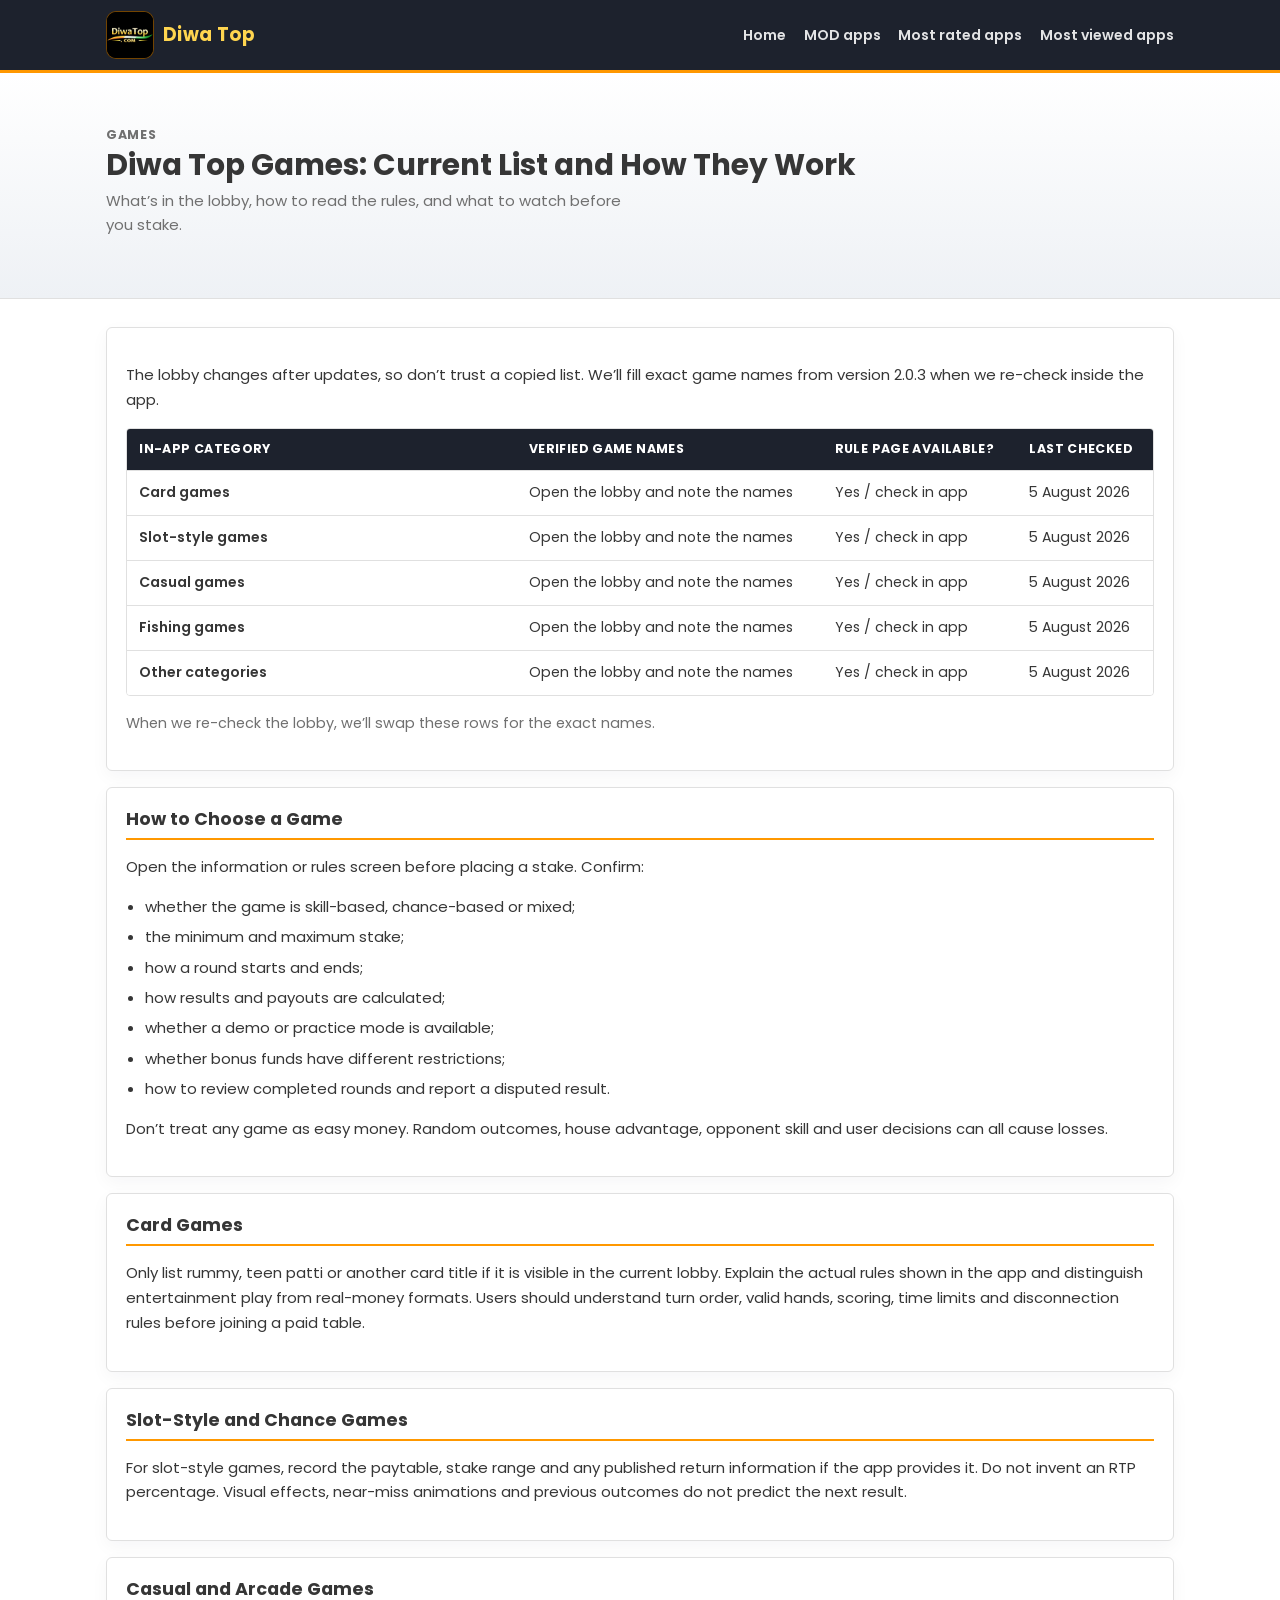
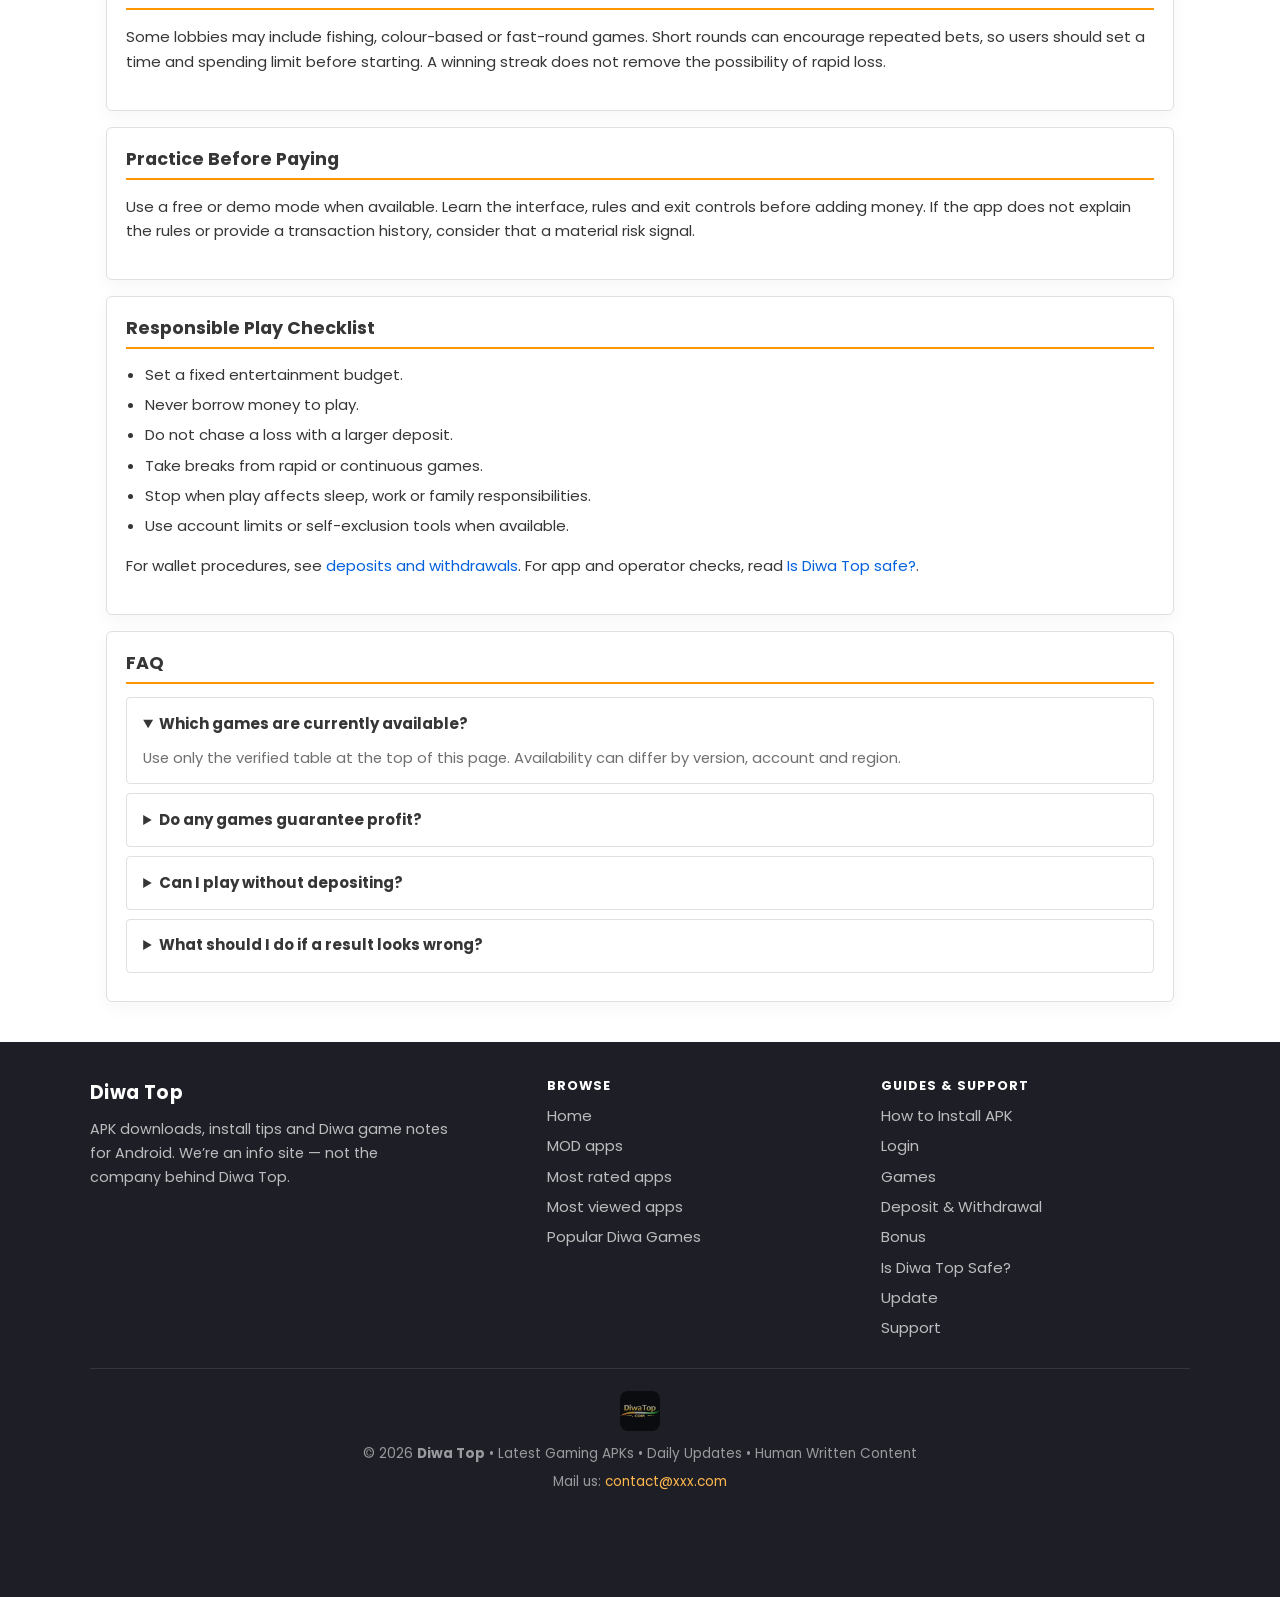
<file: games.html>
<!DOCTYPE html><html lang="en"><head><meta charset="utf-8"><meta name="viewport" content="width=device-width, initial-scale=1"><title>Games</title><link href="https://fonts.googleapis.com/css2?family=Poppins:wght@400;600;700&display=swap" rel="stylesheet"><link rel="stylesheet" href="assets/css/main.css?v=7.1.2"></head><body><header class="dt-header">
  <div class="dt-header__inner">
    <a class="dt-logo" href="index.html">
      <img src="assets/img/logo-diwatop-com.png?v=710" width="48" height="48" alt="Diwa Top">
      <span>Diwa Top</span>
    </a>
    <button class="dt-menu-toggle" type="button" aria-expanded="false">Menu</button>
    <nav class="dt-nav" aria-label="Primary">
      <a href="index.html">Home</a>
      <a href="mod-apps.html">MOD apps</a>
      <a href="most-rated-apps.html">Most rated apps</a>
      <a href="most-viewed-apps.html">Most viewed apps</a>
    </nav>
  </div>
</header><main>
  <section class="dt-page-hero"><div class="dt-wrap">
    <p class="dt-kicker">Games</p>
    <h1>Diwa Top Games: Current List and How They Work</h1>
    <p>What’s in the lobby, how to read the rules, and what to watch before you stake.</p>
  </div></section>
  <div class="dt-wrap dt-guide">
    <div class="dt-panel">
      <p>The lobby changes after updates, so don’t trust a copied list. We’ll fill exact game names from version 2.0.3 when we re-check inside the app.</p>
      <div class="dt-table-wrap"><table class="dt-table"><thead><tr><th>In-app category</th><th>Verified game names</th><th>Rule page available?</th><th>Last checked</th></tr></thead><tbody><tr><td>Card games</td><td>Open the lobby and note the names</td><td>Yes / check in app</td><td>5 August 2026</td></tr><tr><td>Slot-style games</td><td>Open the lobby and note the names</td><td>Yes / check in app</td><td>5 August 2026</td></tr><tr><td>Casual games</td><td>Open the lobby and note the names</td><td>Yes / check in app</td><td>5 August 2026</td></tr><tr><td>Fishing games</td><td>Open the lobby and note the names</td><td>Yes / check in app</td><td>5 August 2026</td></tr><tr><td>Other categories</td><td>Open the lobby and note the names</td><td>Yes / check in app</td><td>5 August 2026</td></tr></tbody></table></div>
      <p class="dt-muted">When we re-check the lobby, we’ll swap these rows for the exact names.</p>
    </div>
    <div class="dt-panel">
      <h2>How to Choose a Game</h2>
      <p>Open the information or rules screen before placing a stake. Confirm:</p>
      <ul><li>whether the game is skill-based, chance-based or mixed;</li><li>the minimum and maximum stake;</li><li>how a round starts and ends;</li><li>how results and payouts are calculated;</li><li>whether a demo or practice mode is available;</li><li>whether bonus funds have different restrictions;</li><li>how to review completed rounds and report a disputed result.</li></ul>
      <p>Don’t treat any game as easy money. Random outcomes, house advantage, opponent skill and user decisions can all cause losses.</p>
    </div>
    <div class="dt-panel"><h2>Card Games</h2><p>Only list rummy, teen patti or another card title if it is visible in the current lobby. Explain the actual rules shown in the app and distinguish entertainment play from real-money formats. Users should understand turn order, valid hands, scoring, time limits and disconnection rules before joining a paid table.</p></div>
    <div class="dt-panel"><h2>Slot-Style and Chance Games</h2><p>For slot-style games, record the paytable, stake range and any published return information if the app provides it. Do not invent an RTP percentage. Visual effects, near-miss animations and previous outcomes do not predict the next result.</p></div>
    <div class="dt-panel"><h2>Casual and Arcade Games</h2><p>Some lobbies may include fishing, colour-based or fast-round games. Short rounds can encourage repeated bets, so users should set a time and spending limit before starting. A winning streak does not remove the possibility of rapid loss.</p></div>
    <div class="dt-panel"><h2>Practice Before Paying</h2><p>Use a free or demo mode when available. Learn the interface, rules and exit controls before adding money. If the app does not explain the rules or provide a transaction history, consider that a material risk signal.</p></div>
    <div class="dt-panel">
      <h2>Responsible Play Checklist</h2>
      <ul><li>Set a fixed entertainment budget.</li><li>Never borrow money to play.</li><li>Do not chase a loss with a larger deposit.</li><li>Take breaks from rapid or continuous games.</li><li>Stop when play affects sleep, work or family responsibilities.</li><li>Use account limits or self-exclusion tools when available.</li></ul>
      <p>For wallet procedures, see <a href="deposit-withdrawal.html">deposits and withdrawals</a>. For app and operator checks, read <a href="is-diwa-top-safe.html">Is Diwa Top safe?</a>.</p>
    </div>
    <div class="dt-panel"><h2>FAQ</h2>
      <div class="dt-faq">
<details open><summary>Which games are currently available?</summary><p>Use only the verified table at the top of this page. Availability can differ by version, account and region.</p></details>
<details><summary>Do any games guarantee profit?</summary><p>No. Do not rely on any agent, group or strategy claiming guaranteed returns.</p></details>
<details><summary>Can I play without depositing?</summary><p>This depends on whether the current build provides demo play, free games or promotional credit. Check the individual game and bonus terms.</p></details>
<details><summary>What should I do if a result looks wrong?</summary><p>Record the game name, round ID, time and screenshot, then use the verified support route. Do not publish account credentials or full payment information.</p></details>
</div>
    </div>
  </div>
</main><footer class="dt-footer">
  <div class="dt-footer__inner">
    <div>
      <a class="dt-logo" href="index.html" style="display:inline-block;margin-bottom:0.6rem">Diwa Top</a>
      <p style="margin:0;max-width:40ch;font-size:0.9rem">
        APK downloads, install tips and Diwa game notes for Android. We’re an info site — not the company behind Diwa Top.
      </p>
    </div>
    <div>
      <h3>Browse</h3>
      <ul>
        <li><a href="index.html">Home</a></li>
        <li><a href="mod-apps.html">MOD apps</a></li>
        <li><a href="most-rated-apps.html">Most rated apps</a></li>
        <li><a href="most-viewed-apps.html">Most viewed apps</a></li>
        <li><a href="index.html#popular">Popular Diwa Games</a></li>
      </ul>
    </div>
    <div>
      <h3>Guides &amp; Support</h3>
      <ul>
        <li><a href="how-to-install-apk.html">How to Install APK</a></li>
        <li><a href="login.html">Login</a></li>
        <li><a href="games.html">Games</a></li>
        <li><a href="deposit-withdrawal.html">Deposit &amp; Withdrawal</a></li>
        <li><a href="bonus.html">Bonus</a></li>
        <li><a href="is-diwa-top-safe.html">Is Diwa Top Safe?</a></li>
        <li><a href="update.html">Update</a></li>
        <li><a href="customer-care.html">Support</a></li>
      </ul>
    </div>
  </div>
  <div class="dt-footer__legal">
    <img class="dt-footer__logo" src="assets/img/logo-diwatop-com.png?v=710" width="40" height="40" alt="">
    <p style="margin:0">© 2026 <strong>Diwa Top</strong> • Latest Gaming APKs • Daily Updates • Human Written Content</p>
    <p style="margin:0.35rem 0 0">Mail us: <a href="mailto:contact@xxx.com" style="color:#ffb74d">contact@xxx.com</a></p>
  </div>
</footer><script src="assets/js/main.js?v=7.1.2"></script></body></html>
</file>
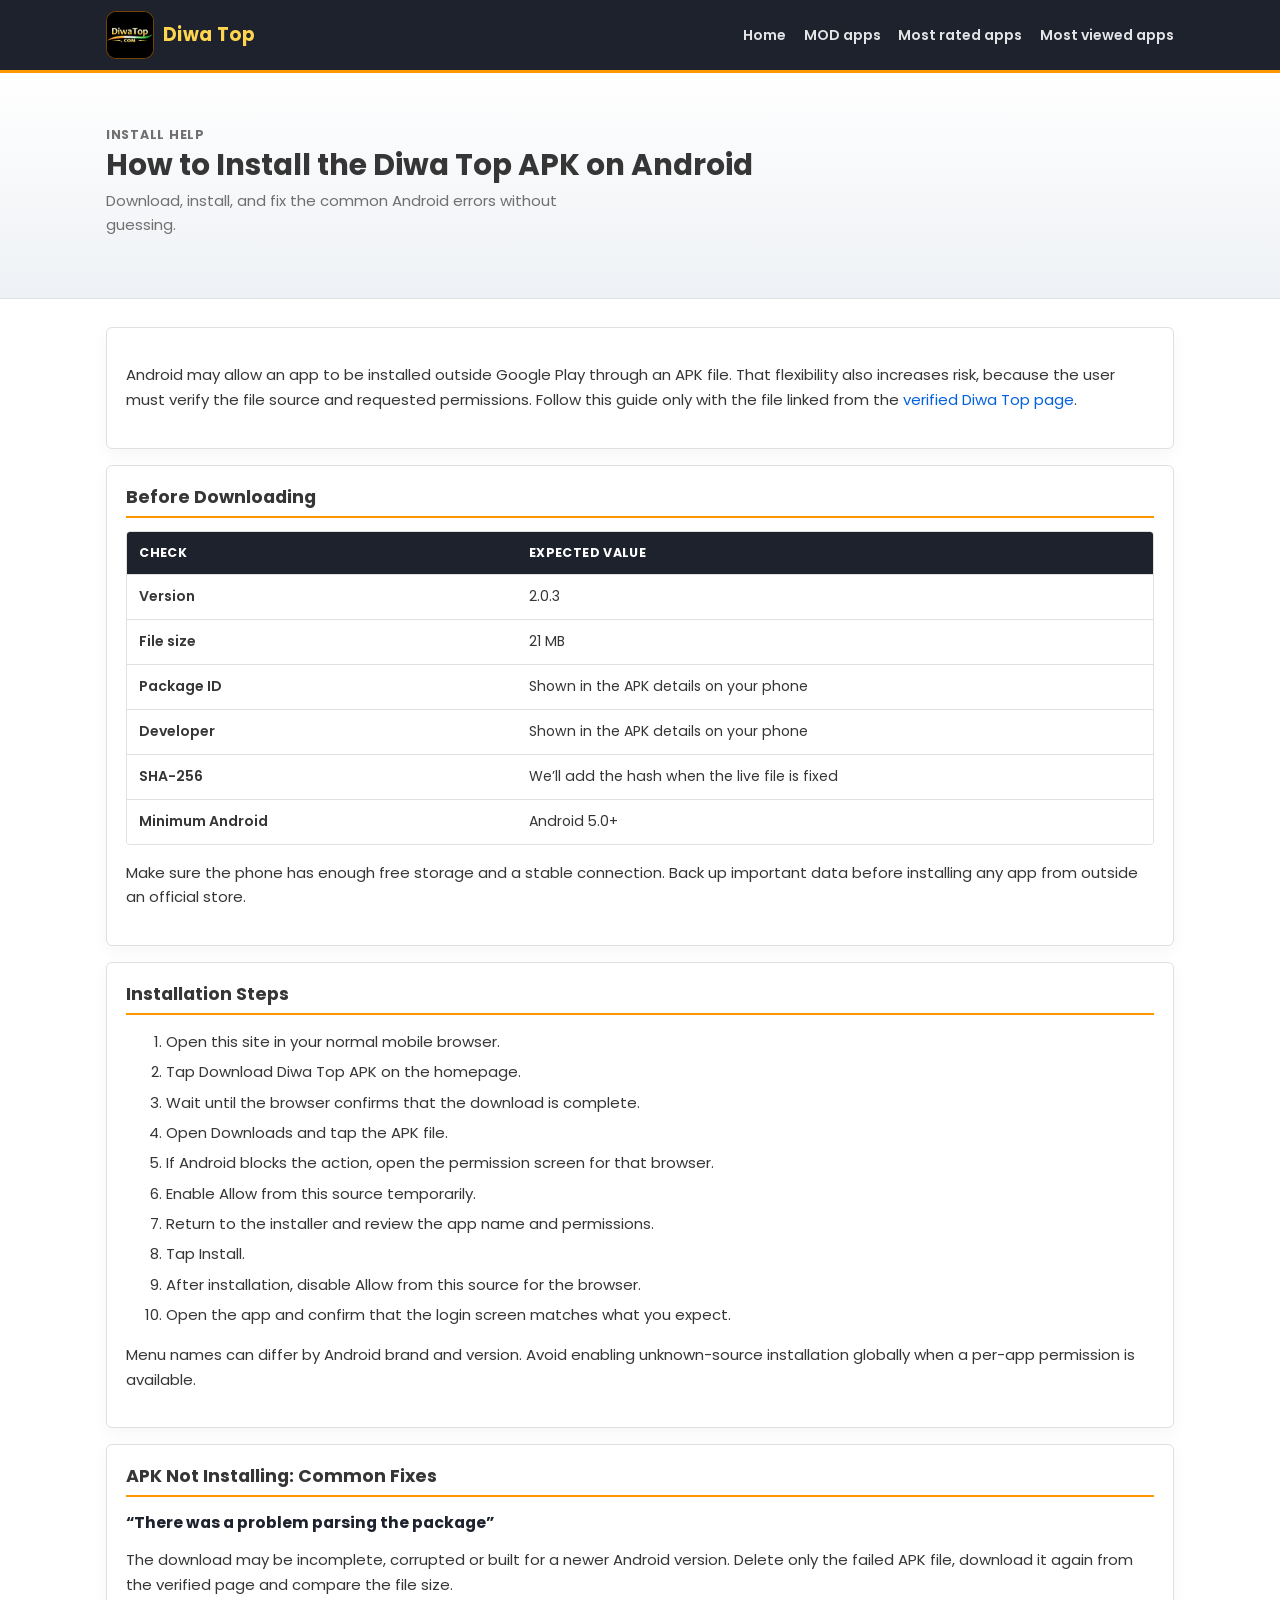
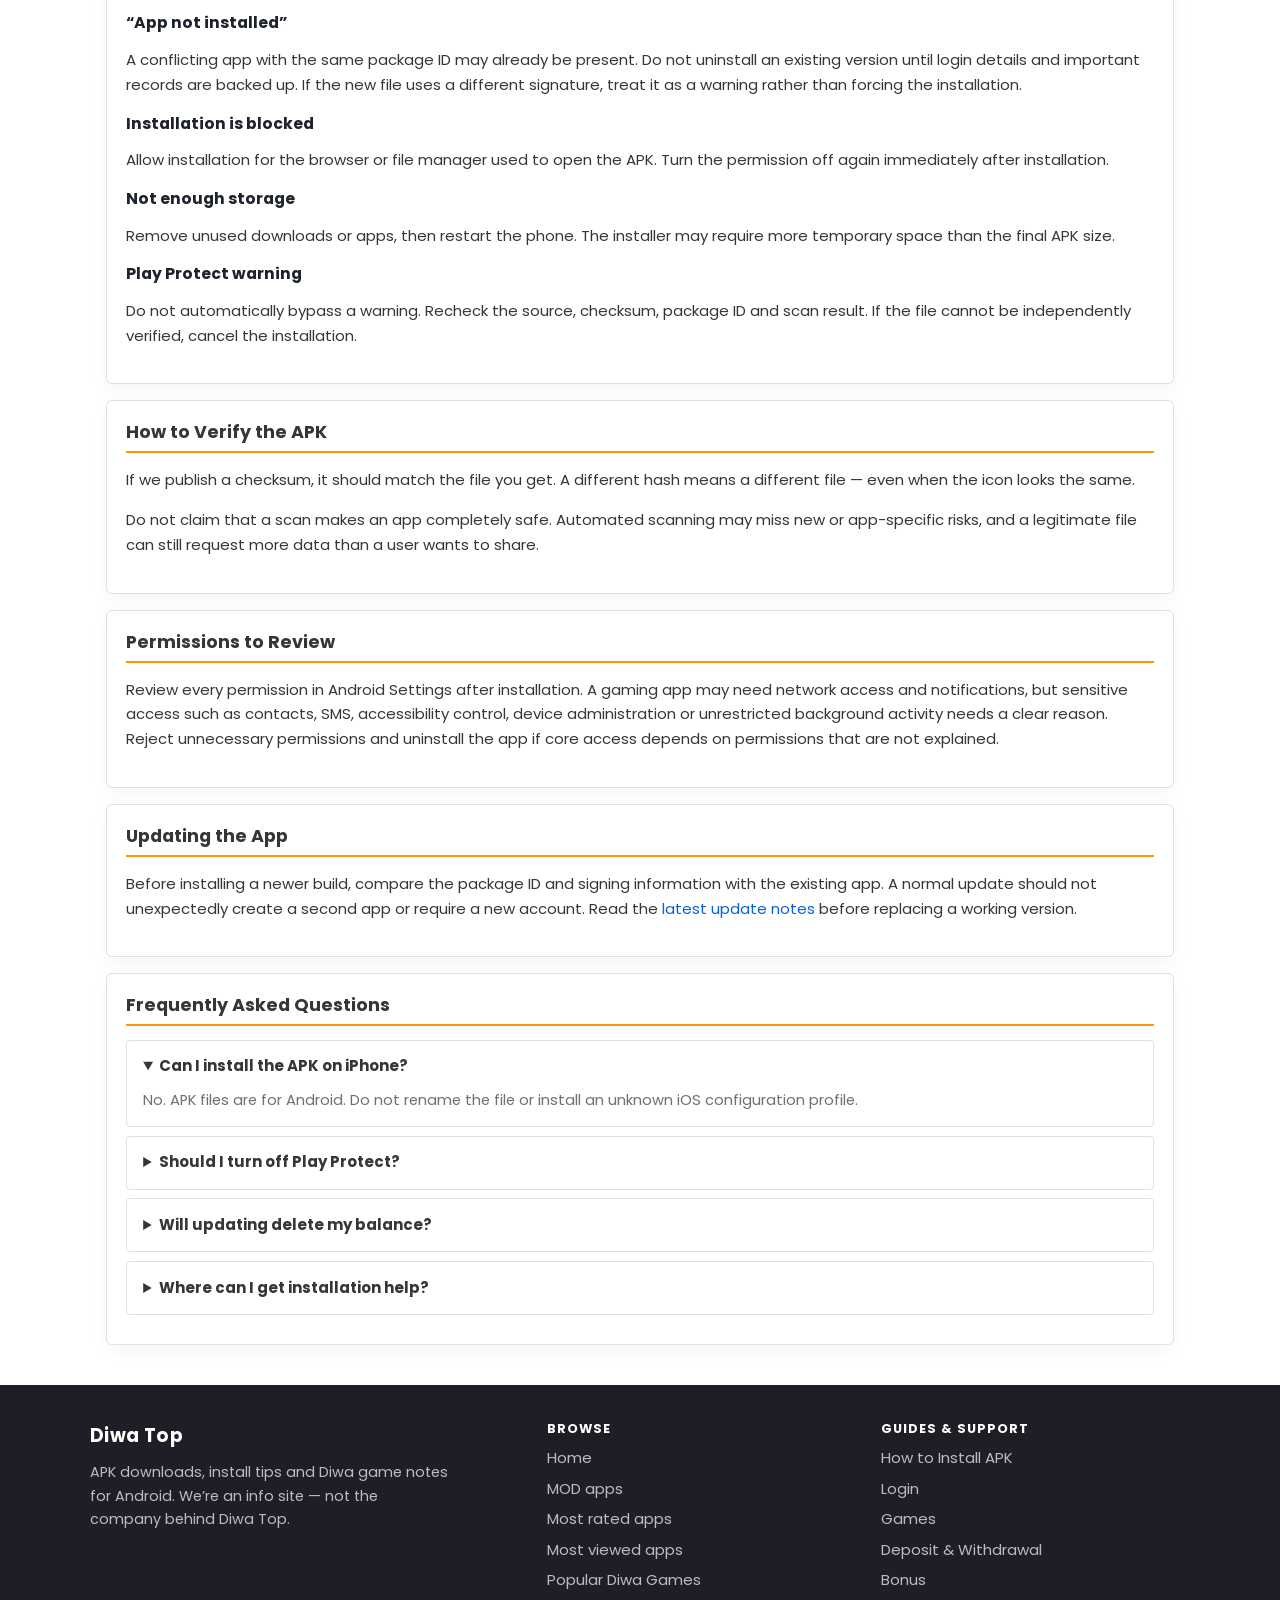
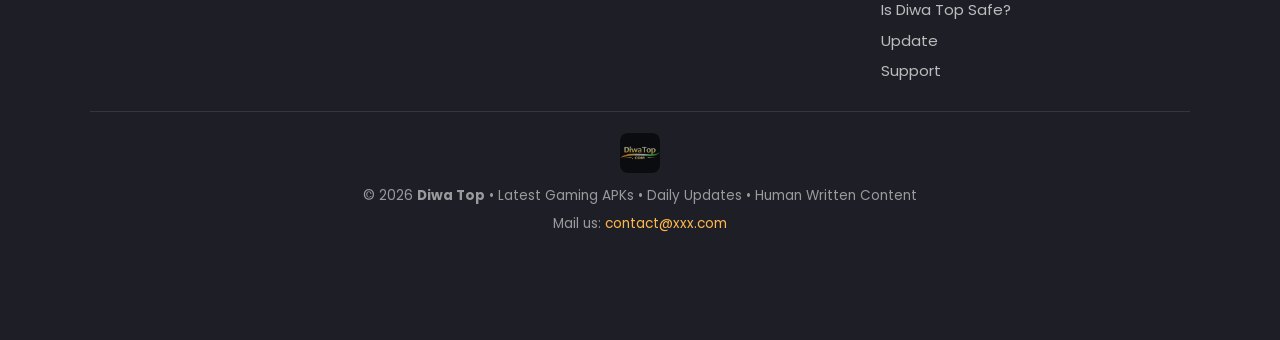
<file: how-to-install-apk.html>
<!DOCTYPE html><html lang="en"><head><meta charset="utf-8"><meta name="viewport" content="width=device-width, initial-scale=1"><title>Install</title><link href="https://fonts.googleapis.com/css2?family=Poppins:wght@400;600;700&display=swap" rel="stylesheet"><link rel="stylesheet" href="assets/css/main.css?v=7.1.2"></head><body><header class="dt-header">
  <div class="dt-header__inner">
    <a class="dt-logo" href="index.html">
      <img src="assets/img/logo-diwatop-com.png?v=710" width="48" height="48" alt="Diwa Top">
      <span>Diwa Top</span>
    </a>
    <button class="dt-menu-toggle" type="button" aria-expanded="false">Menu</button>
    <nav class="dt-nav" aria-label="Primary">
      <a href="index.html">Home</a>
      <a href="mod-apps.html">MOD apps</a>
      <a href="most-rated-apps.html">Most rated apps</a>
      <a href="most-viewed-apps.html">Most viewed apps</a>
    </nav>
  </div>
</header><main>
  <section class="dt-page-hero">
    <div class="dt-wrap">
      <p class="dt-kicker">Install help</p>
      <h1>How to Install the Diwa Top APK on Android</h1>
      <p>Download, install, and fix the common Android errors without guessing.</p>
    </div>
  </section>
  <div class="dt-wrap dt-guide">
    <div class="dt-panel">
      <p>Android may allow an app to be installed outside Google Play through an APK file. That flexibility also increases risk, because the user must verify the file source and requested permissions. Follow this guide only with the file linked from the <a href="index.html">verified Diwa Top page</a>.</p>
    </div>
    <div class="dt-panel">
      <h2>Before Downloading</h2>
      <div class="dt-table-wrap"><table class="dt-table"><thead><tr><th>Check</th><th>Expected value</th></tr></thead><tbody><tr><td>Version</td><td>2.0.3</td></tr><tr><td>File size</td><td>21 MB</td></tr><tr><td>Package ID</td><td>Shown in the APK details on your phone</td></tr><tr><td>Developer</td><td>Shown in the APK details on your phone</td></tr><tr><td>SHA-256</td><td>We’ll add the hash when the live file is fixed</td></tr><tr><td>Minimum Android</td><td>Android 5.0+</td></tr></tbody></table></div>
      <p>Make sure the phone has enough free storage and a stable connection. Back up important data before installing any app from outside an official store.</p>
    </div>
    <div class="dt-panel">
      <h2>Installation Steps</h2>
      <ol><li>Open this site in your normal mobile browser.</li><li>Tap Download Diwa Top APK on the homepage.</li><li>Wait until the browser confirms that the download is complete.</li><li>Open Downloads and tap the APK file.</li><li>If Android blocks the action, open the permission screen for that browser.</li><li>Enable Allow from this source temporarily.</li><li>Return to the installer and review the app name and permissions.</li><li>Tap Install.</li><li>After installation, disable Allow from this source for the browser.</li><li>Open the app and confirm that the login screen matches what you expect.</li></ol>
      <p>Menu names can differ by Android brand and version. Avoid enabling unknown-source installation globally when a per-app permission is available.</p>
    </div>
    <div class="dt-panel">
      <h2>APK Not Installing: Common Fixes</h2>
      <h3>“There was a problem parsing the package”</h3>
      <p>The download may be incomplete, corrupted or built for a newer Android version. Delete only the failed APK file, download it again from the verified page and compare the file size.</p>
      <h3>“App not installed”</h3>
      <p>A conflicting app with the same package ID may already be present. Do not uninstall an existing version until login details and important records are backed up. If the new file uses a different signature, treat it as a warning rather than forcing the installation.</p>
      <h3>Installation is blocked</h3>
      <p>Allow installation for the browser or file manager used to open the APK. Turn the permission off again immediately after installation.</p>
      <h3>Not enough storage</h3>
      <p>Remove unused downloads or apps, then restart the phone. The installer may require more temporary space than the final APK size.</p>
      <h3>Play Protect warning</h3>
      <p>Do not automatically bypass a warning. Recheck the source, checksum, package ID and scan result. If the file cannot be independently verified, cancel the installation.</p>
    </div>
    <div class="dt-panel">
      <h2>How to Verify the APK</h2>
      <p>If we publish a checksum, it should match the file you get. A different hash means a different file — even when the icon looks the same.</p>
      <p>Do not claim that a scan makes an app completely safe. Automated scanning may miss new or app-specific risks, and a legitimate file can still request more data than a user wants to share.</p>
    </div>
    <div class="dt-panel">
      <h2>Permissions to Review</h2>
      <p>Review every permission in Android Settings after installation. A gaming app may need network access and notifications, but sensitive access such as contacts, SMS, accessibility control, device administration or unrestricted background activity needs a clear reason. Reject unnecessary permissions and uninstall the app if core access depends on permissions that are not explained.</p>
    </div>
    <div class="dt-panel">
      <h2>Updating the App</h2>
      <p>Before installing a newer build, compare the package ID and signing information with the existing app. A normal update should not unexpectedly create a second app or require a new account. Read the <a href="update.html">latest update notes</a> before replacing a working version.</p>
    </div>
    <div class="dt-panel">
      <h2>Frequently Asked Questions</h2>
      <div class="dt-faq">
<details open><summary>Can I install the APK on iPhone?</summary><p>No. APK files are for Android. Do not rename the file or install an unknown iOS configuration profile.</p></details>
<details><summary>Should I turn off Play Protect?</summary><p>No. Keep it enabled. Investigate any warning instead of disabling a device-wide safety feature.</p></details>
<details><summary>Will updating delete my balance?</summary><p>Account balances are normally linked to the account rather than the local file, but this must be confirmed with the operator. Save the account ID and transaction records before updating.</p></details>
<details><summary>Where can I get installation help?</summary><p>Use only the support method documented on the <a href="customer-care.html">customer care page</a>. Never give remote control of the phone to an unknown person.</p></details>
</div>
    </div>
  </div>
</main><footer class="dt-footer">
  <div class="dt-footer__inner">
    <div>
      <a class="dt-logo" href="index.html" style="display:inline-block;margin-bottom:0.6rem">Diwa Top</a>
      <p style="margin:0;max-width:40ch;font-size:0.9rem">
        APK downloads, install tips and Diwa game notes for Android. We’re an info site — not the company behind Diwa Top.
      </p>
    </div>
    <div>
      <h3>Browse</h3>
      <ul>
        <li><a href="index.html">Home</a></li>
        <li><a href="mod-apps.html">MOD apps</a></li>
        <li><a href="most-rated-apps.html">Most rated apps</a></li>
        <li><a href="most-viewed-apps.html">Most viewed apps</a></li>
        <li><a href="index.html#popular">Popular Diwa Games</a></li>
      </ul>
    </div>
    <div>
      <h3>Guides &amp; Support</h3>
      <ul>
        <li><a href="how-to-install-apk.html">How to Install APK</a></li>
        <li><a href="login.html">Login</a></li>
        <li><a href="games.html">Games</a></li>
        <li><a href="deposit-withdrawal.html">Deposit &amp; Withdrawal</a></li>
        <li><a href="bonus.html">Bonus</a></li>
        <li><a href="is-diwa-top-safe.html">Is Diwa Top Safe?</a></li>
        <li><a href="update.html">Update</a></li>
        <li><a href="customer-care.html">Support</a></li>
      </ul>
    </div>
  </div>
  <div class="dt-footer__legal">
    <img class="dt-footer__logo" src="assets/img/logo-diwatop-com.png?v=710" width="40" height="40" alt="">
    <p style="margin:0">© 2026 <strong>Diwa Top</strong> • Latest Gaming APKs • Daily Updates • Human Written Content</p>
    <p style="margin:0.35rem 0 0">Mail us: <a href="mailto:contact@xxx.com" style="color:#ffb74d">contact@xxx.com</a></p>
  </div>
</footer><script src="assets/js/main.js?v=7.1.2"></script></body></html>
</file>
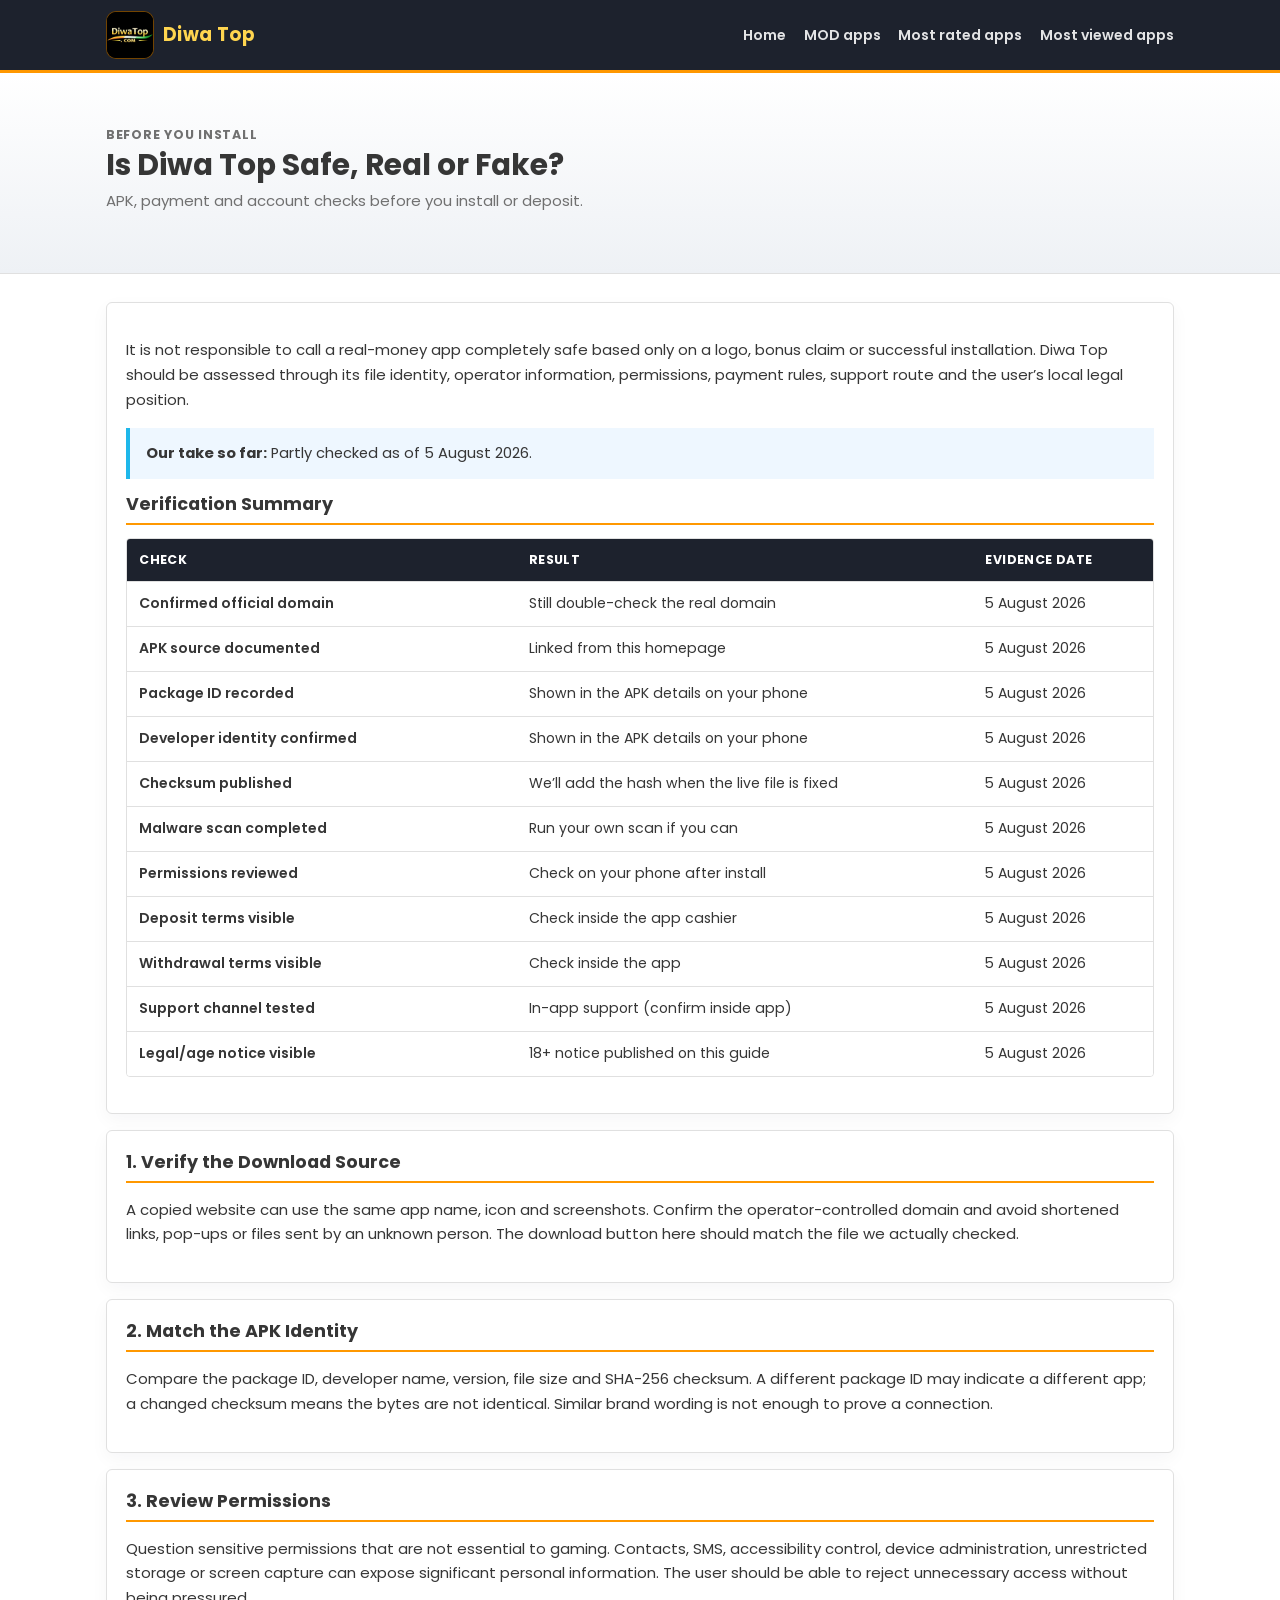
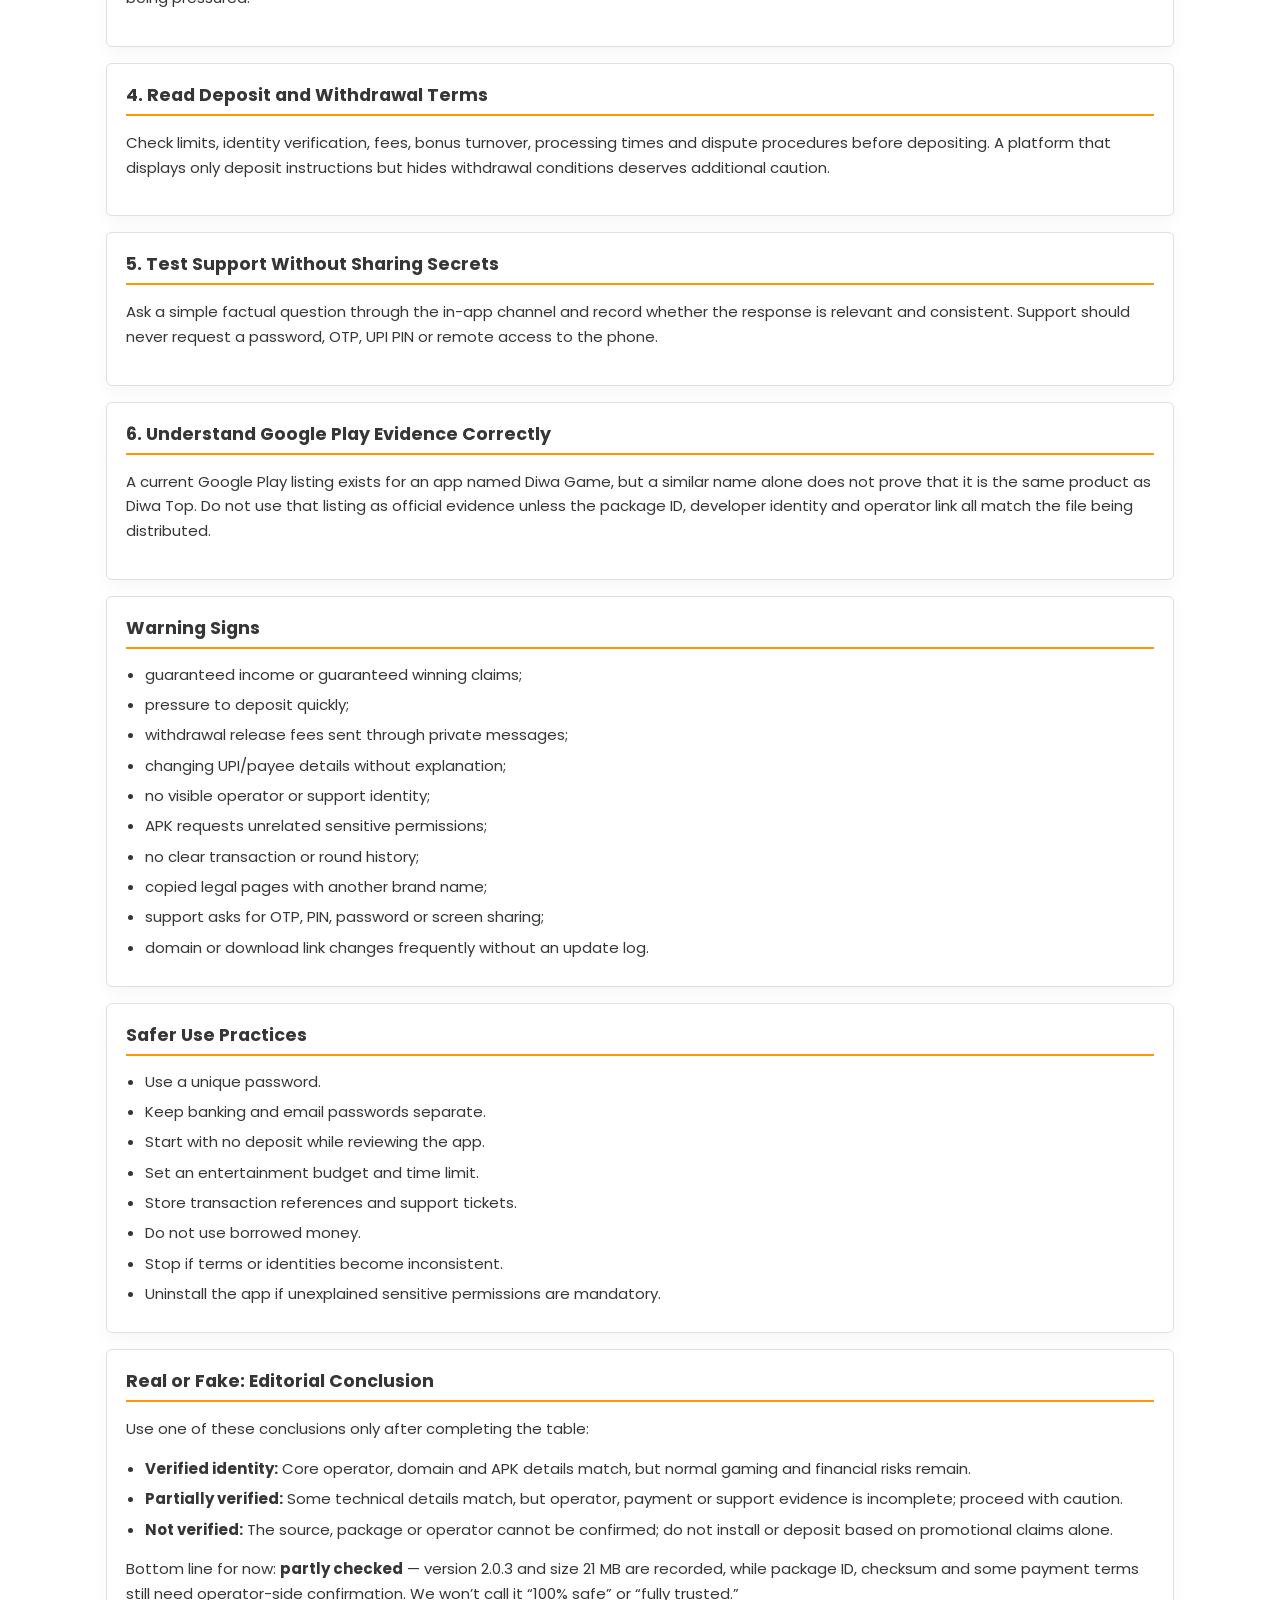
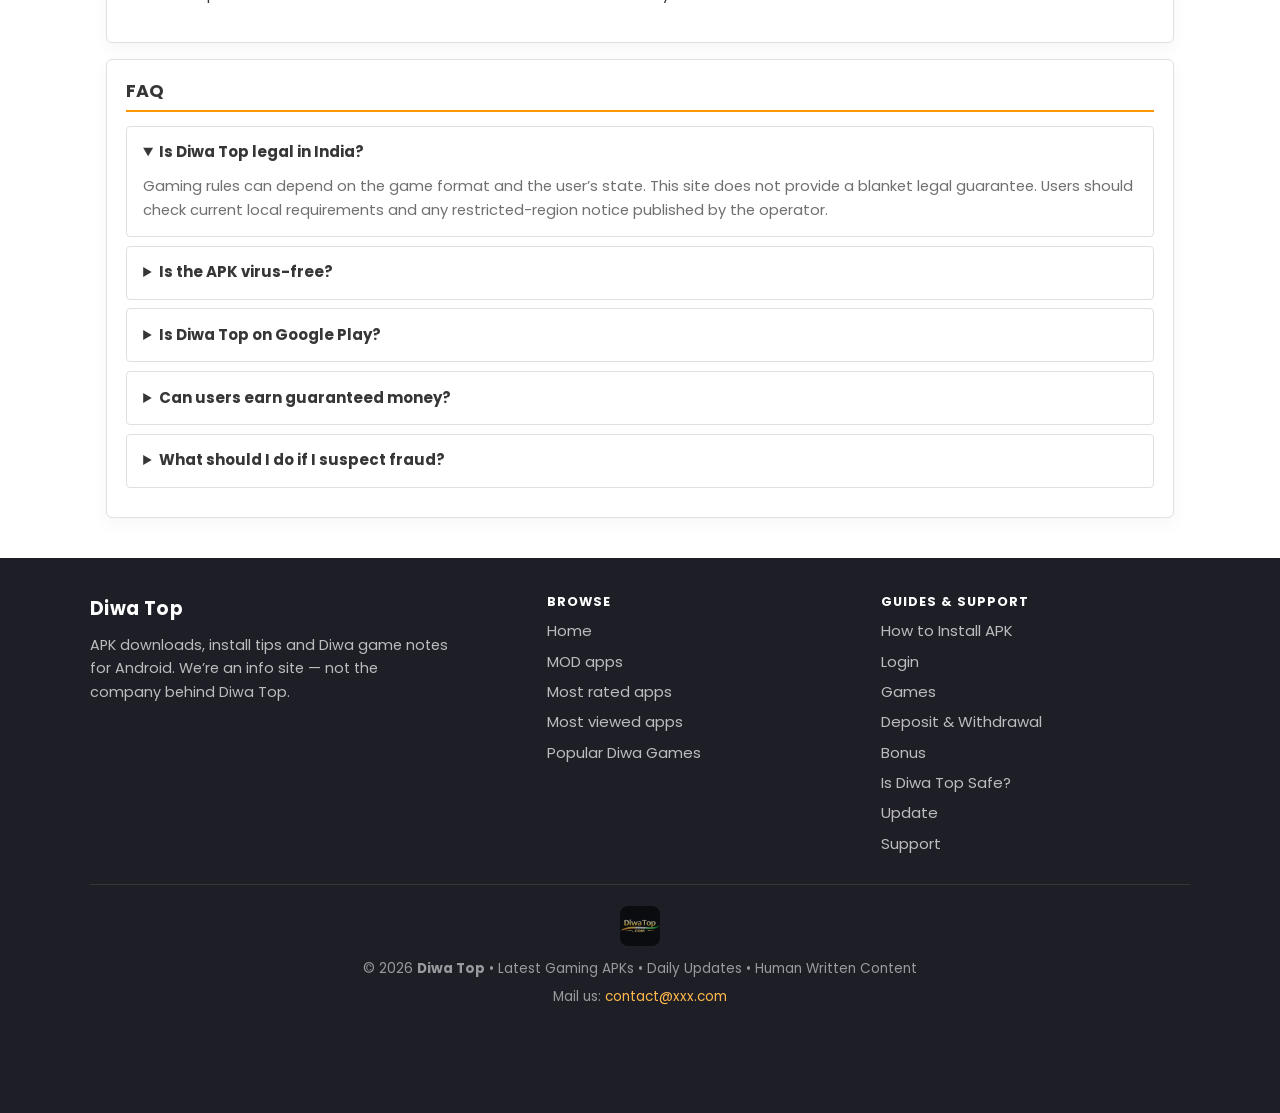
<file: is-diwa-top-safe.html>
<!DOCTYPE html><html lang="en"><head><meta charset="utf-8"><meta name="viewport" content="width=device-width, initial-scale=1"><title>Safety</title><link href="https://fonts.googleapis.com/css2?family=Poppins:wght@400;600;700&display=swap" rel="stylesheet"><link rel="stylesheet" href="assets/css/main.css?v=7.1.2"></head><body><header class="dt-header">
  <div class="dt-header__inner">
    <a class="dt-logo" href="index.html">
      <img src="assets/img/logo-diwatop-com.png?v=710" width="48" height="48" alt="Diwa Top">
      <span>Diwa Top</span>
    </a>
    <button class="dt-menu-toggle" type="button" aria-expanded="false">Menu</button>
    <nav class="dt-nav" aria-label="Primary">
      <a href="index.html">Home</a>
      <a href="mod-apps.html">MOD apps</a>
      <a href="most-rated-apps.html">Most rated apps</a>
      <a href="most-viewed-apps.html">Most viewed apps</a>
    </nav>
  </div>
</header><main>
  <section class="dt-page-hero"><div class="dt-wrap">
    <p class="dt-kicker">Before you install</p>
    <h1>Is Diwa Top Safe, Real or Fake?</h1>
    <p>APK, payment and account checks before you install or deposit.</p>
  </div></section>
  <div class="dt-wrap dt-guide">
    <div class="dt-panel">
      <p>It is not responsible to call a real-money app completely safe based only on a logo, bonus claim or successful installation. Diwa Top should be assessed through its file identity, operator information, permissions, payment rules, support route and the user’s local legal position.</p>
      <div class="dt-notice"><strong>Our take so far:</strong> Partly checked as of 5 August 2026.</div>
      <h2>Verification Summary</h2>
      <div class="dt-table-wrap"><table class="dt-table"><thead><tr><th>Check</th><th>Result</th><th>Evidence date</th></tr></thead><tbody><tr><td>Confirmed official domain</td><td>Still double-check the real domain</td><td>5 August 2026</td></tr><tr><td>APK source documented</td><td>Linked from this homepage</td><td>5 August 2026</td></tr><tr><td>Package ID recorded</td><td>Shown in the APK details on your phone</td><td>5 August 2026</td></tr><tr><td>Developer identity confirmed</td><td>Shown in the APK details on your phone</td><td>5 August 2026</td></tr><tr><td>Checksum published</td><td>We’ll add the hash when the live file is fixed</td><td>5 August 2026</td></tr><tr><td>Malware scan completed</td><td>Run your own scan if you can</td><td>5 August 2026</td></tr><tr><td>Permissions reviewed</td><td>Check on your phone after install</td><td>5 August 2026</td></tr><tr><td>Deposit terms visible</td><td>Check inside the app cashier</td><td>5 August 2026</td></tr><tr><td>Withdrawal terms visible</td><td>Check inside the app</td><td>5 August 2026</td></tr><tr><td>Support channel tested</td><td>In-app support (confirm inside app)</td><td>5 August 2026</td></tr><tr><td>Legal/age notice visible</td><td>18+ notice published on this guide</td><td>5 August 2026</td></tr></tbody></table></div>
    </div>
    <div class="dt-panel"><h2>1. Verify the Download Source</h2><p>A copied website can use the same app name, icon and screenshots. Confirm the operator-controlled domain and avoid shortened links, pop-ups or files sent by an unknown person. The download button here should match the file we actually checked.</p></div>
    <div class="dt-panel"><h2>2. Match the APK Identity</h2><p>Compare the package ID, developer name, version, file size and SHA-256 checksum. A different package ID may indicate a different app; a changed checksum means the bytes are not identical. Similar brand wording is not enough to prove a connection.</p></div>
    <div class="dt-panel"><h2>3. Review Permissions</h2><p>Question sensitive permissions that are not essential to gaming. Contacts, SMS, accessibility control, device administration, unrestricted storage or screen capture can expose significant personal information. The user should be able to reject unnecessary access without being pressured.</p></div>
    <div class="dt-panel"><h2>4. Read Deposit and Withdrawal Terms</h2><p>Check limits, identity verification, fees, bonus turnover, processing times and dispute procedures before depositing. A platform that displays only deposit instructions but hides withdrawal conditions deserves additional caution.</p></div>
    <div class="dt-panel"><h2>5. Test Support Without Sharing Secrets</h2><p>Ask a simple factual question through the in-app channel and record whether the response is relevant and consistent. Support should never request a password, OTP, UPI PIN or remote access to the phone.</p></div>
    <div class="dt-panel"><h2>6. Understand Google Play Evidence Correctly</h2><p>A current Google Play listing exists for an app named Diwa Game, but a similar name alone does not prove that it is the same product as Diwa Top. Do not use that listing as official evidence unless the package ID, developer identity and operator link all match the file being distributed.</p></div>
    <div class="dt-panel"><h2>Warning Signs</h2>
      <ul><li>guaranteed income or guaranteed winning claims;</li><li>pressure to deposit quickly;</li><li>withdrawal release fees sent through private messages;</li><li>changing UPI/payee details without explanation;</li><li>no visible operator or support identity;</li><li>APK requests unrelated sensitive permissions;</li><li>no clear transaction or round history;</li><li>copied legal pages with another brand name;</li><li>support asks for OTP, PIN, password or screen sharing;</li><li>domain or download link changes frequently without an update log.</li></ul>
    </div>
    <div class="dt-panel"><h2>Safer Use Practices</h2>
      <ul><li>Use a unique password.</li><li>Keep banking and email passwords separate.</li><li>Start with no deposit while reviewing the app.</li><li>Set an entertainment budget and time limit.</li><li>Store transaction references and support tickets.</li><li>Do not use borrowed money.</li><li>Stop if terms or identities become inconsistent.</li><li>Uninstall the app if unexplained sensitive permissions are mandatory.</li></ul>
    </div>
    <div class="dt-panel"><h2>Real or Fake: Editorial Conclusion</h2>
      <p>Use one of these conclusions only after completing the table:</p>
      <ul><li><strong>Verified identity:</strong> Core operator, domain and APK details match, but normal gaming and financial risks remain.</li><li><strong>Partially verified:</strong> Some technical details match, but operator, payment or support evidence is incomplete; proceed with caution.</li><li><strong>Not verified:</strong> The source, package or operator cannot be confirmed; do not install or deposit based on promotional claims alone.</li></ul>
      <p>Bottom line for now: <strong>partly checked</strong> — version 2.0.3 and size 21 MB are recorded, while package ID, checksum and some payment terms still need operator-side confirmation. We won’t call it “100% safe” or “fully trusted.”</p>
    </div>
    <div class="dt-panel"><h2>FAQ</h2>
      <div class="dt-faq">
<details open><summary>Is Diwa Top legal in India?</summary><p>Gaming rules can depend on the game format and the user’s state. This site does not provide a blanket legal guarantee. Users should check current local requirements and any restricted-region notice published by the operator.</p></details>
<details><summary>Is the APK virus-free?</summary><p>A scan can identify known threats but cannot guarantee that a file is risk-free. Publish the checksum, scan date and limitations instead of making an absolute claim.</p></details>
<details><summary>Is Diwa Top on Google Play?</summary><p>Do not answer yes unless the listing’s exact package ID and developer match. A similarly named app is not enough.</p></details>
<details><summary>Can users earn guaranteed money?</summary><p>No. Gaming outcomes and payment eligibility are uncertain, and financial loss is possible.</p></details>
<details><summary>What should I do if I suspect fraud?</summary><p>Stop payments, save evidence, secure affected accounts, contact the payment provider and use the appropriate local reporting channel. Do not pay a private recovery agent who promises guaranteed fund recovery.</p></details>
</div>
    </div>
  </div>
</main><footer class="dt-footer">
  <div class="dt-footer__inner">
    <div>
      <a class="dt-logo" href="index.html" style="display:inline-block;margin-bottom:0.6rem">Diwa Top</a>
      <p style="margin:0;max-width:40ch;font-size:0.9rem">
        APK downloads, install tips and Diwa game notes for Android. We’re an info site — not the company behind Diwa Top.
      </p>
    </div>
    <div>
      <h3>Browse</h3>
      <ul>
        <li><a href="index.html">Home</a></li>
        <li><a href="mod-apps.html">MOD apps</a></li>
        <li><a href="most-rated-apps.html">Most rated apps</a></li>
        <li><a href="most-viewed-apps.html">Most viewed apps</a></li>
        <li><a href="index.html#popular">Popular Diwa Games</a></li>
      </ul>
    </div>
    <div>
      <h3>Guides &amp; Support</h3>
      <ul>
        <li><a href="how-to-install-apk.html">How to Install APK</a></li>
        <li><a href="login.html">Login</a></li>
        <li><a href="games.html">Games</a></li>
        <li><a href="deposit-withdrawal.html">Deposit &amp; Withdrawal</a></li>
        <li><a href="bonus.html">Bonus</a></li>
        <li><a href="is-diwa-top-safe.html">Is Diwa Top Safe?</a></li>
        <li><a href="update.html">Update</a></li>
        <li><a href="customer-care.html">Support</a></li>
      </ul>
    </div>
  </div>
  <div class="dt-footer__legal">
    <img class="dt-footer__logo" src="assets/img/logo-diwatop-com.png?v=710" width="40" height="40" alt="">
    <p style="margin:0">© 2026 <strong>Diwa Top</strong> • Latest Gaming APKs • Daily Updates • Human Written Content</p>
    <p style="margin:0.35rem 0 0">Mail us: <a href="mailto:contact@xxx.com" style="color:#ffb74d">contact@xxx.com</a></p>
  </div>
</footer><script src="assets/js/main.js?v=7.1.2"></script></body></html>
</file>
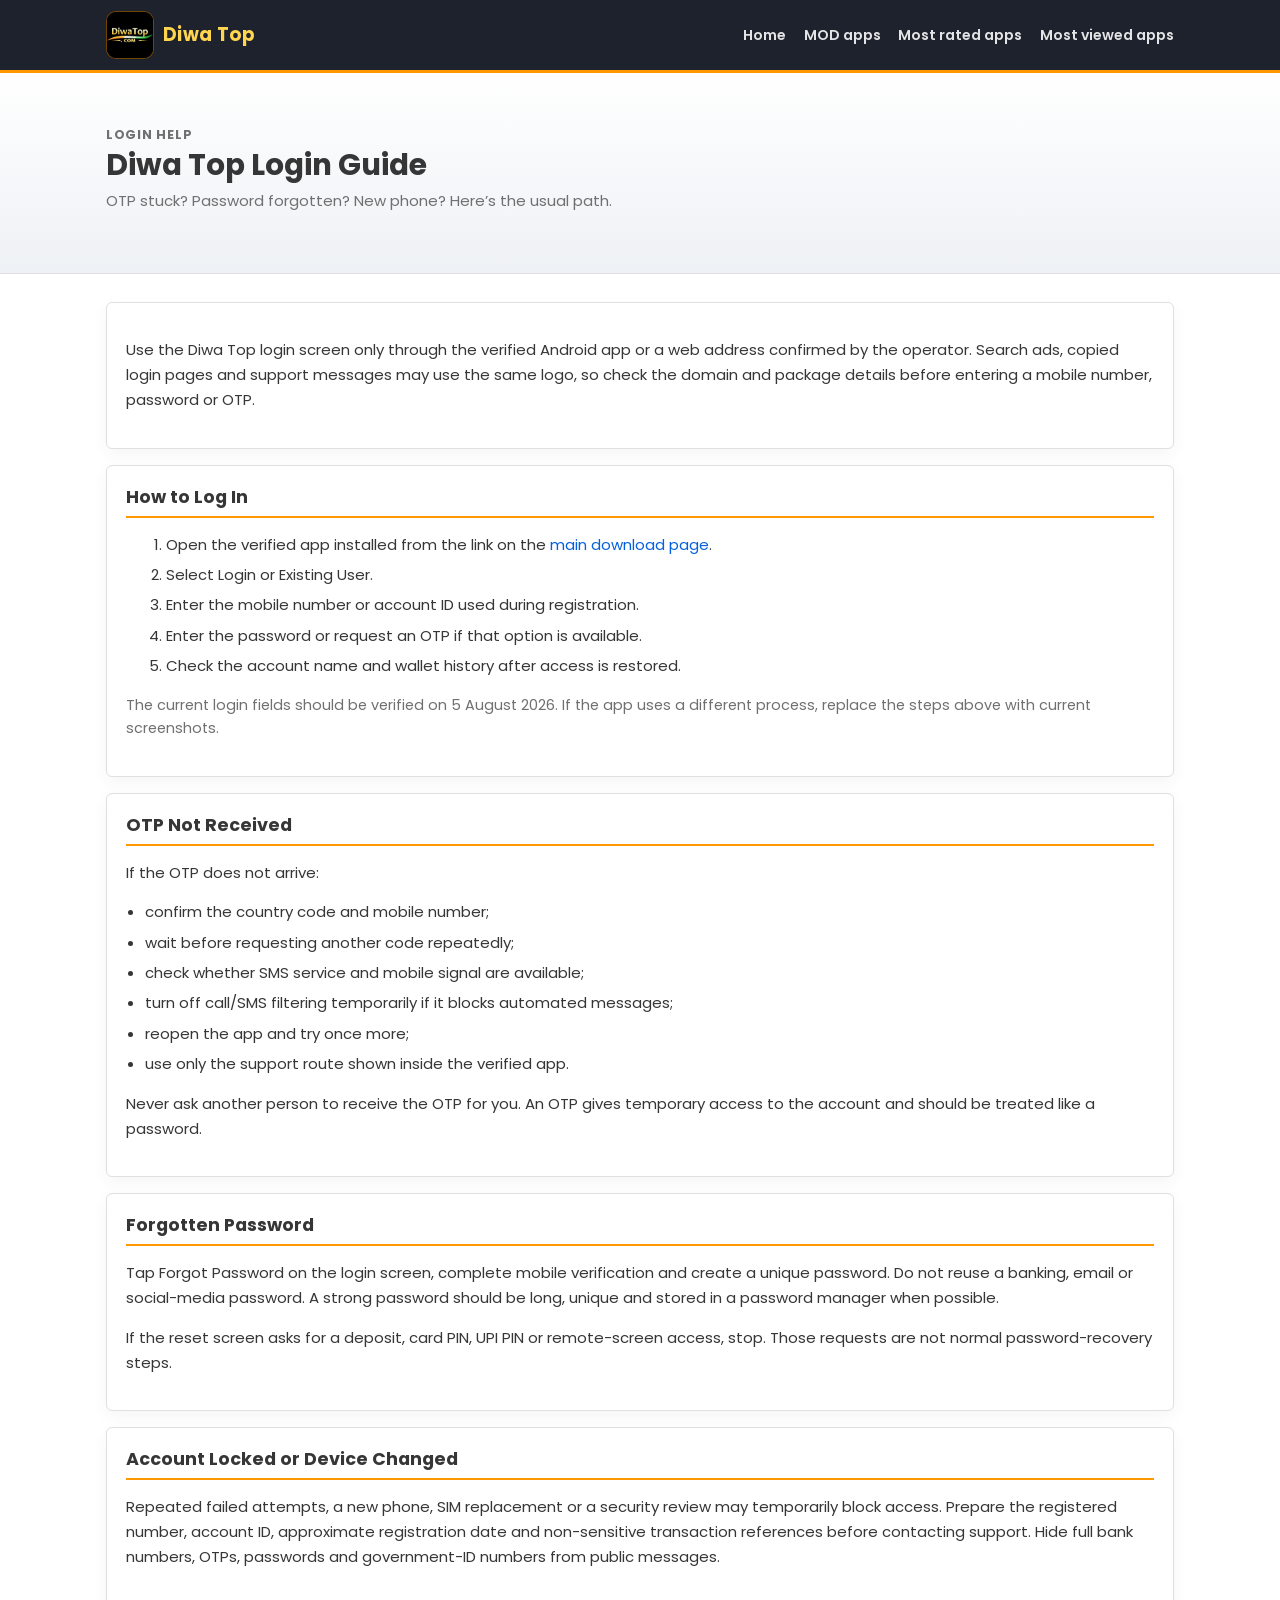
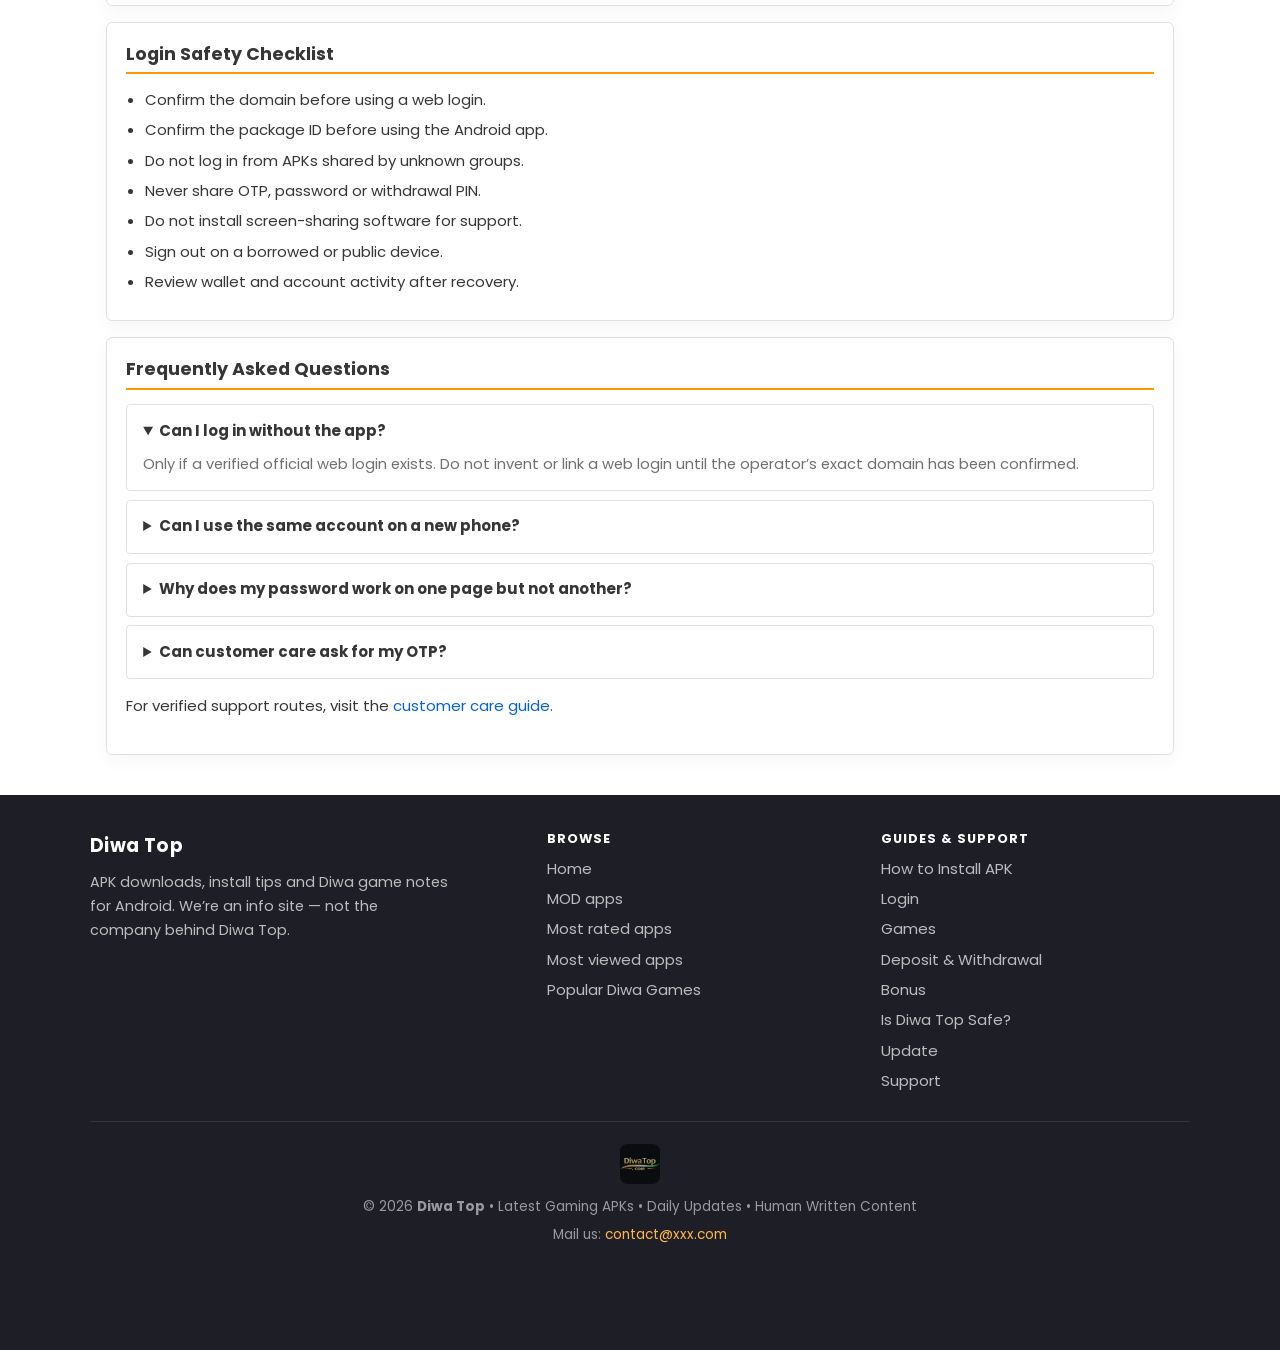
<file: login.html>
<!DOCTYPE html><html lang="en"><head><meta charset="utf-8"><meta name="viewport" content="width=device-width, initial-scale=1"><title>Login</title><link href="https://fonts.googleapis.com/css2?family=Poppins:wght@400;600;700&display=swap" rel="stylesheet"><link rel="stylesheet" href="assets/css/main.css?v=7.1.2"></head><body><header class="dt-header">
  <div class="dt-header__inner">
    <a class="dt-logo" href="index.html">
      <img src="assets/img/logo-diwatop-com.png?v=710" width="48" height="48" alt="Diwa Top">
      <span>Diwa Top</span>
    </a>
    <button class="dt-menu-toggle" type="button" aria-expanded="false">Menu</button>
    <nav class="dt-nav" aria-label="Primary">
      <a href="index.html">Home</a>
      <a href="mod-apps.html">MOD apps</a>
      <a href="most-rated-apps.html">Most rated apps</a>
      <a href="most-viewed-apps.html">Most viewed apps</a>
    </nav>
  </div>
</header><main>
  <section class="dt-page-hero">
    <div class="dt-wrap">
      <p class="dt-kicker">Login help</p>
      <h1>Diwa Top Login Guide</h1>
      <p>OTP stuck? Password forgotten? New phone? Here’s the usual path.</p>
    </div>
  </section>
  <div class="dt-wrap dt-guide">
    <div class="dt-panel">
      <p>Use the Diwa Top login screen only through the verified Android app or a web address confirmed by the operator. Search ads, copied login pages and support messages may use the same logo, so check the domain and package details before entering a mobile number, password or OTP.</p>
    </div>
    <div class="dt-panel">
      <h2>How to Log In</h2>
      <ol><li>Open the verified app installed from the link on the <a href="index.html">main download page</a>.</li><li>Select Login or Existing User.</li><li>Enter the mobile number or account ID used during registration.</li><li>Enter the password or request an OTP if that option is available.</li><li>Check the account name and wallet history after access is restored.</li></ol>
      <p class="dt-muted">The current login fields should be verified on 5 August 2026. If the app uses a different process, replace the steps above with current screenshots.</p>
    </div>
    <div class="dt-panel">
      <h2>OTP Not Received</h2>
      <p>If the OTP does not arrive:</p>
      <ul><li>confirm the country code and mobile number;</li><li>wait before requesting another code repeatedly;</li><li>check whether SMS service and mobile signal are available;</li><li>turn off call/SMS filtering temporarily if it blocks automated messages;</li><li>reopen the app and try once more;</li><li>use only the support route shown inside the verified app.</li></ul>
      <p>Never ask another person to receive the OTP for you. An OTP gives temporary access to the account and should be treated like a password.</p>
    </div>
    <div class="dt-panel">
      <h2>Forgotten Password</h2>
      <p>Tap Forgot Password on the login screen, complete mobile verification and create a unique password. Do not reuse a banking, email or social-media password. A strong password should be long, unique and stored in a password manager when possible.</p>
      <p>If the reset screen asks for a deposit, card PIN, UPI PIN or remote-screen access, stop. Those requests are not normal password-recovery steps.</p>
    </div>
    <div class="dt-panel">
      <h2>Account Locked or Device Changed</h2>
      <p>Repeated failed attempts, a new phone, SIM replacement or a security review may temporarily block access. Prepare the registered number, account ID, approximate registration date and non-sensitive transaction references before contacting support. Hide full bank numbers, OTPs, passwords and government-ID numbers from public messages.</p>
    </div>
    <div class="dt-panel">
      <h2>Login Safety Checklist</h2>
      <ul><li>Confirm the domain before using a web login.</li><li>Confirm the package ID before using the Android app.</li><li>Do not log in from APKs shared by unknown groups.</li><li>Never share OTP, password or withdrawal PIN.</li><li>Do not install screen-sharing software for support.</li><li>Sign out on a borrowed or public device.</li><li>Review wallet and account activity after recovery.</li></ul>
    </div>
    <div class="dt-panel">
      <h2>Frequently Asked Questions</h2>
      <div class="dt-faq">
<details open><summary>Can I log in without the app?</summary><p>Only if a verified official web login exists. Do not invent or link a web login until the operator’s exact domain has been confirmed.</p></details>
<details><summary>Can I use the same account on a new phone?</summary><p>This depends on the current security policy. The app may require OTP verification or additional checks after a device change.</p></details>
<details><summary>Why does my password work on one page but not another?</summary><p>You may be on a copied or outdated domain, or using a different app with a similar name. Stop entering credentials and verify the URL or package ID.</p></details>
<details><summary>Can customer care ask for my OTP?</summary><p>No support agent should need your password, OTP, UPI PIN or withdrawal PIN to investigate a normal account issue.</p></details>
</div>
      <p>For verified support routes, visit the <a href="customer-care.html">customer care guide</a>.</p>
    </div>
  </div>
</main><footer class="dt-footer">
  <div class="dt-footer__inner">
    <div>
      <a class="dt-logo" href="index.html" style="display:inline-block;margin-bottom:0.6rem">Diwa Top</a>
      <p style="margin:0;max-width:40ch;font-size:0.9rem">
        APK downloads, install tips and Diwa game notes for Android. We’re an info site — not the company behind Diwa Top.
      </p>
    </div>
    <div>
      <h3>Browse</h3>
      <ul>
        <li><a href="index.html">Home</a></li>
        <li><a href="mod-apps.html">MOD apps</a></li>
        <li><a href="most-rated-apps.html">Most rated apps</a></li>
        <li><a href="most-viewed-apps.html">Most viewed apps</a></li>
        <li><a href="index.html#popular">Popular Diwa Games</a></li>
      </ul>
    </div>
    <div>
      <h3>Guides &amp; Support</h3>
      <ul>
        <li><a href="how-to-install-apk.html">How to Install APK</a></li>
        <li><a href="login.html">Login</a></li>
        <li><a href="games.html">Games</a></li>
        <li><a href="deposit-withdrawal.html">Deposit &amp; Withdrawal</a></li>
        <li><a href="bonus.html">Bonus</a></li>
        <li><a href="is-diwa-top-safe.html">Is Diwa Top Safe?</a></li>
        <li><a href="update.html">Update</a></li>
        <li><a href="customer-care.html">Support</a></li>
      </ul>
    </div>
  </div>
  <div class="dt-footer__legal">
    <img class="dt-footer__logo" src="assets/img/logo-diwatop-com.png?v=710" width="40" height="40" alt="">
    <p style="margin:0">© 2026 <strong>Diwa Top</strong> • Latest Gaming APKs • Daily Updates • Human Written Content</p>
    <p style="margin:0.35rem 0 0">Mail us: <a href="mailto:contact@xxx.com" style="color:#ffb74d">contact@xxx.com</a></p>
  </div>
</footer><script src="assets/js/main.js?v=7.1.2"></script></body></html>
</file>
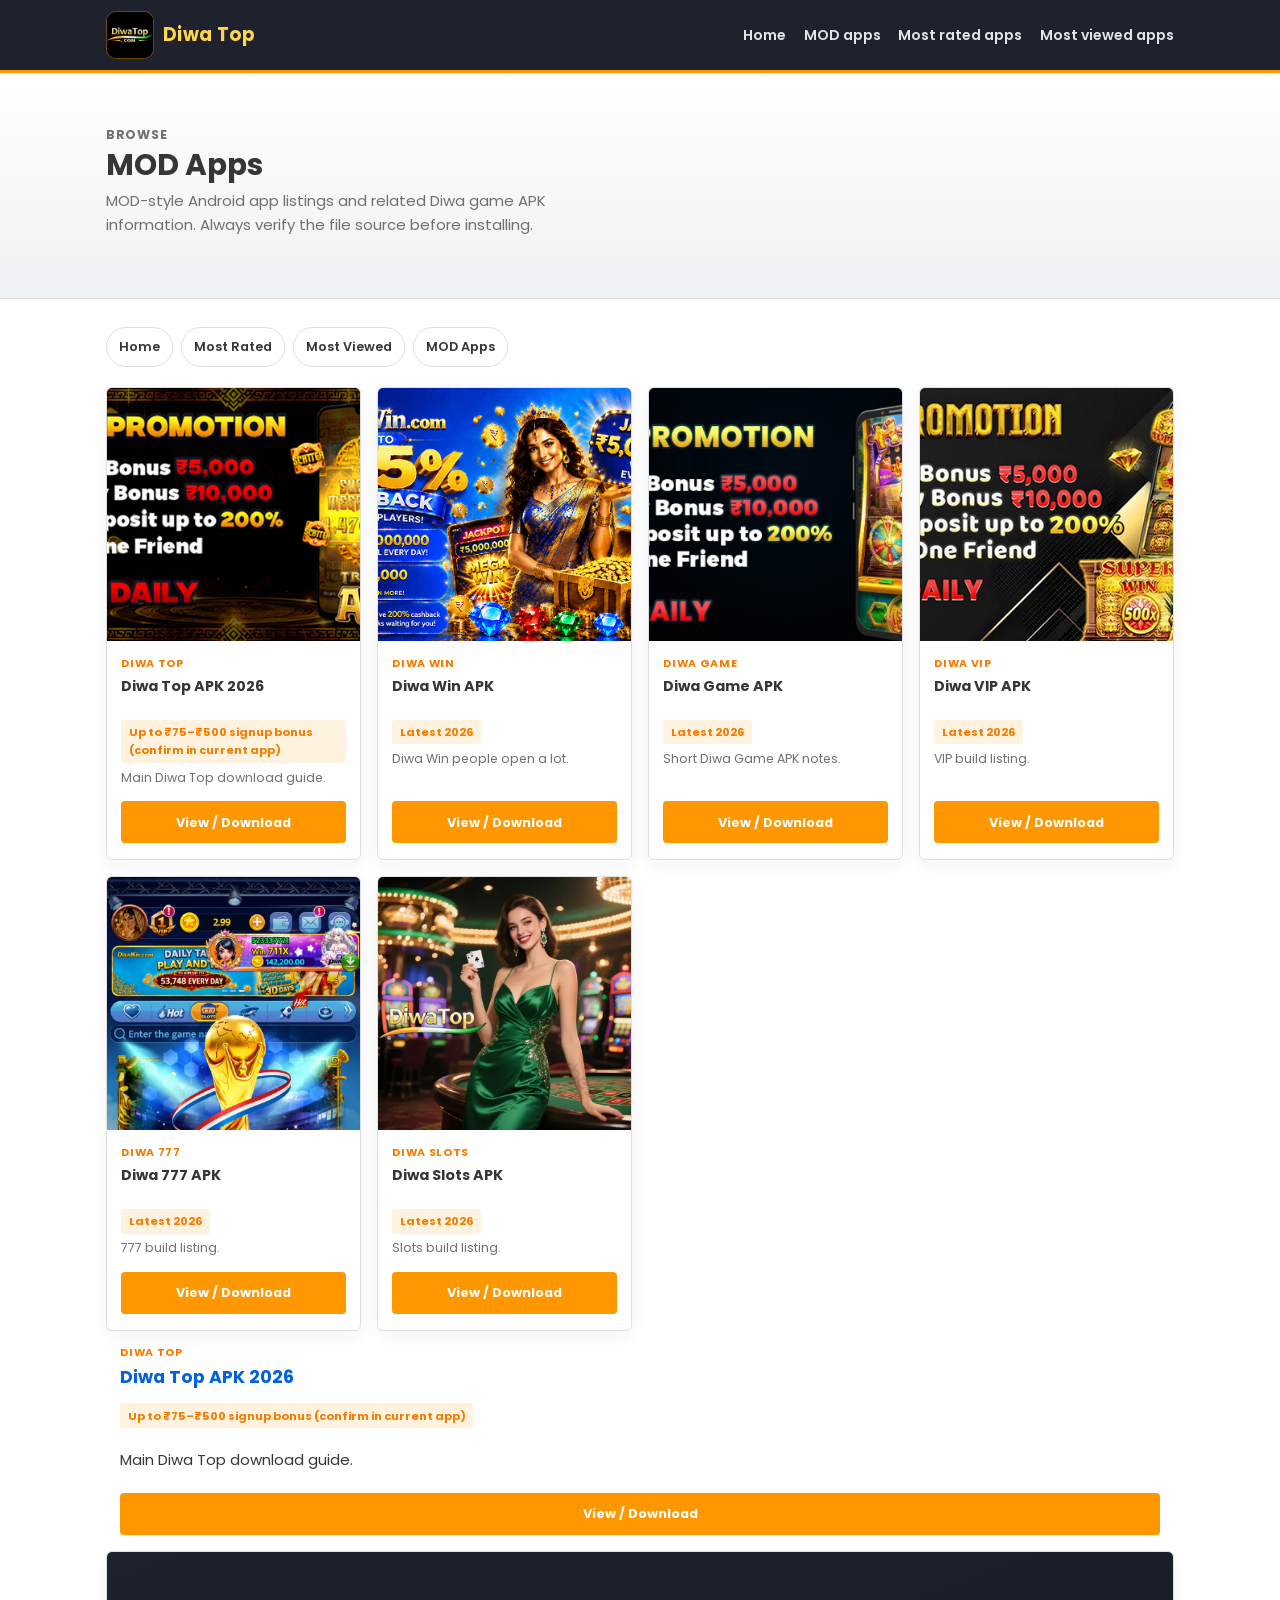
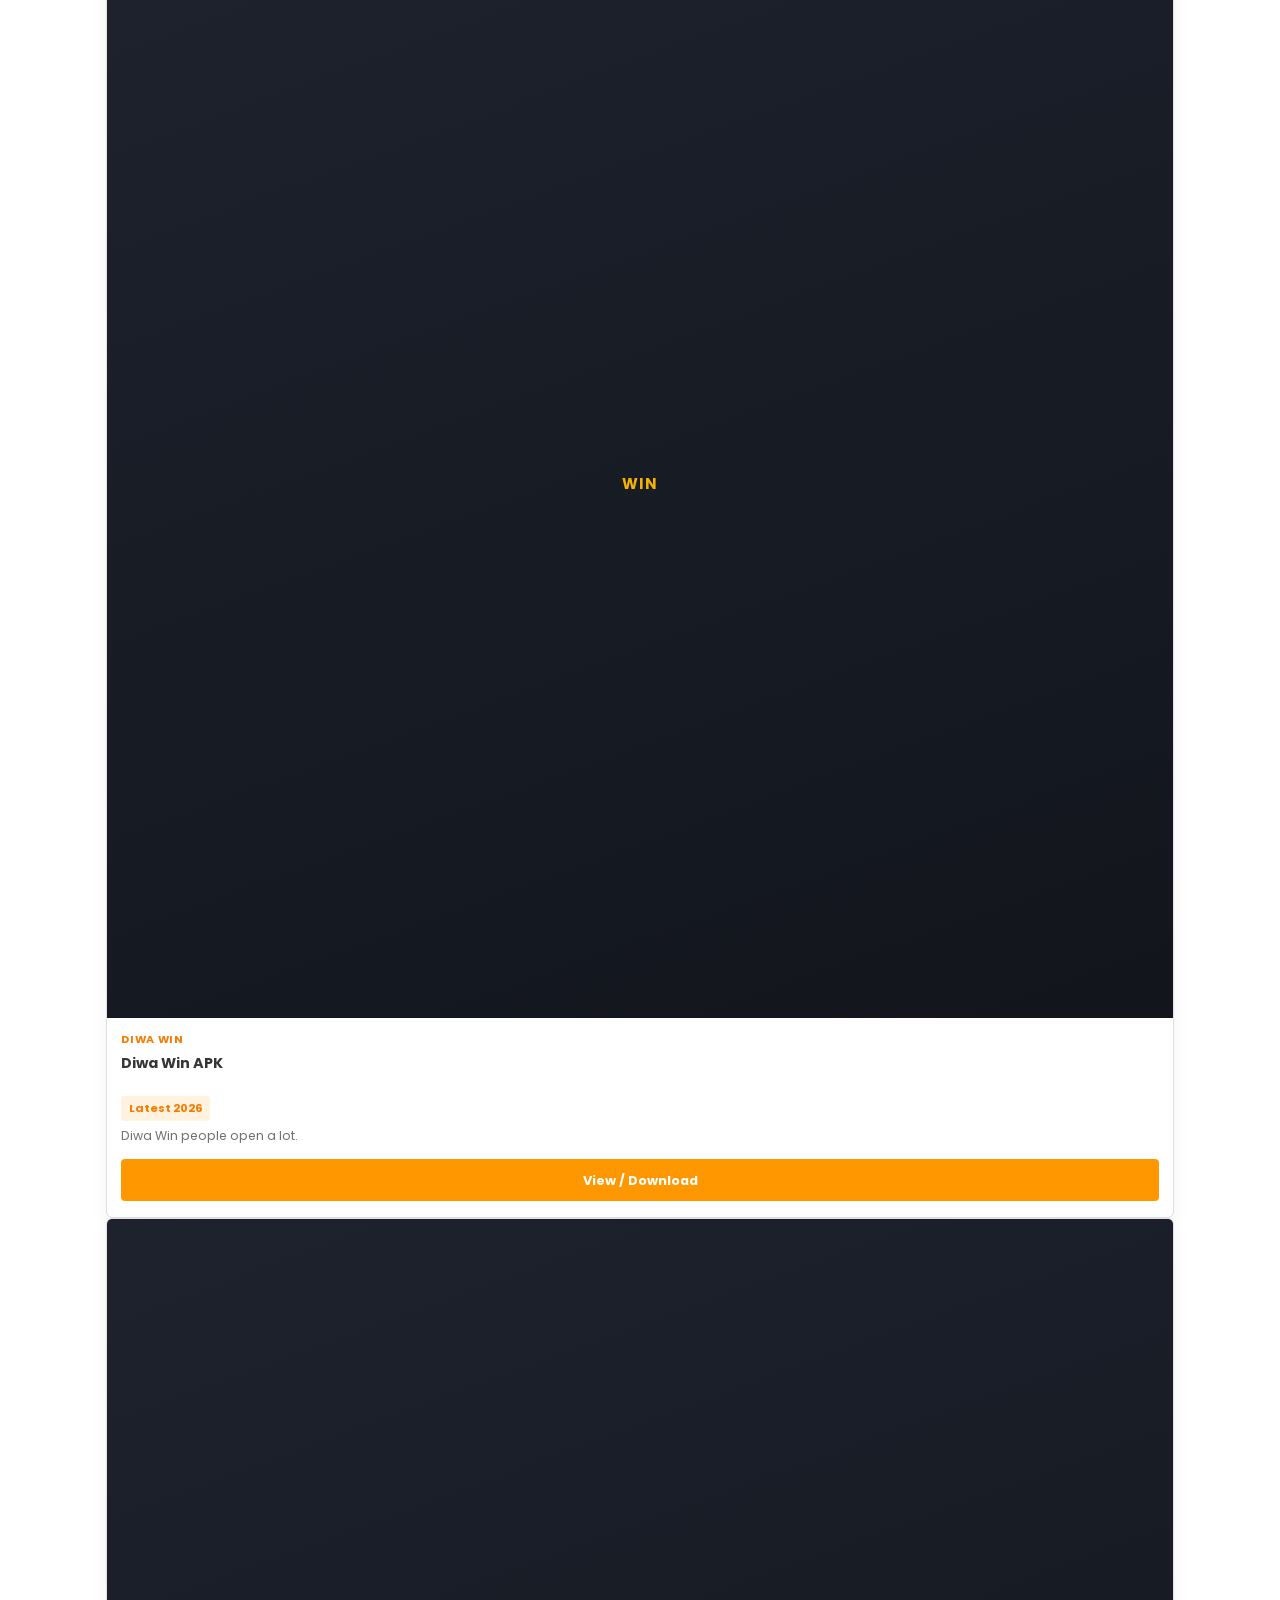
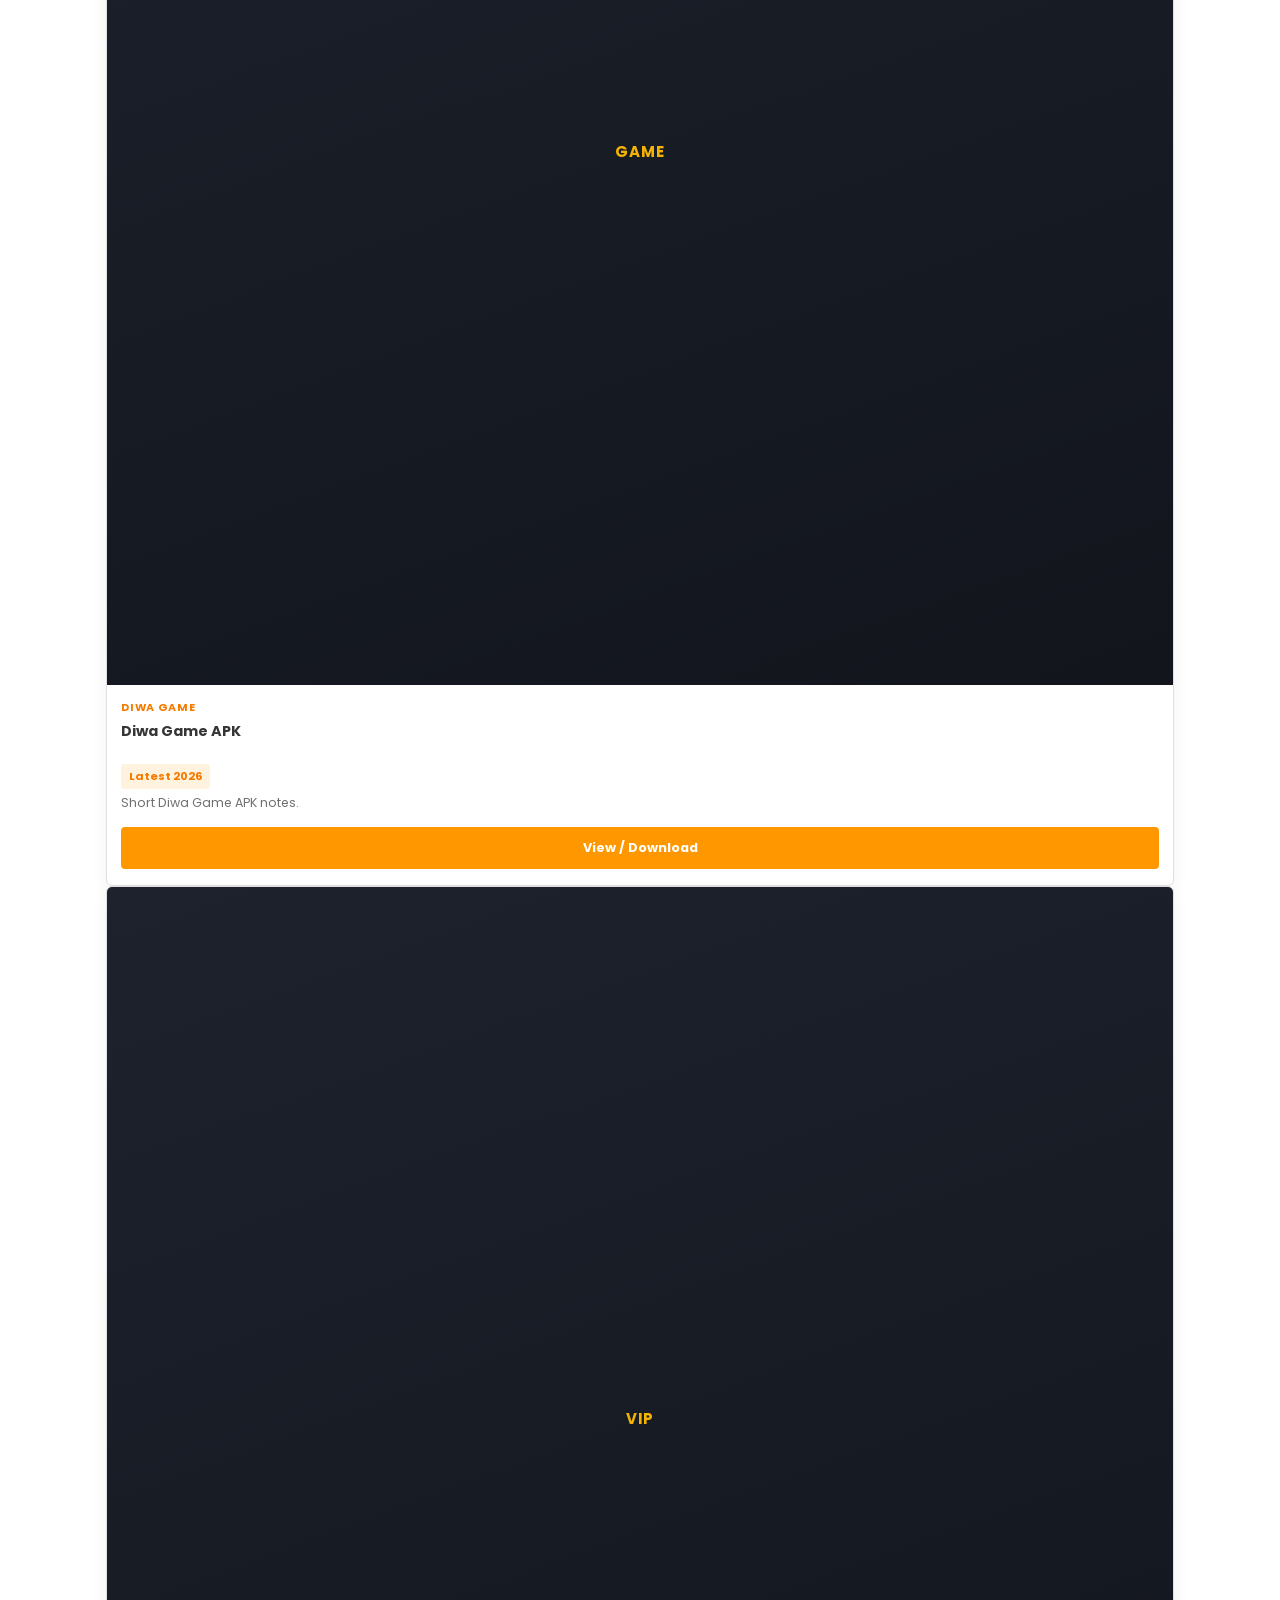
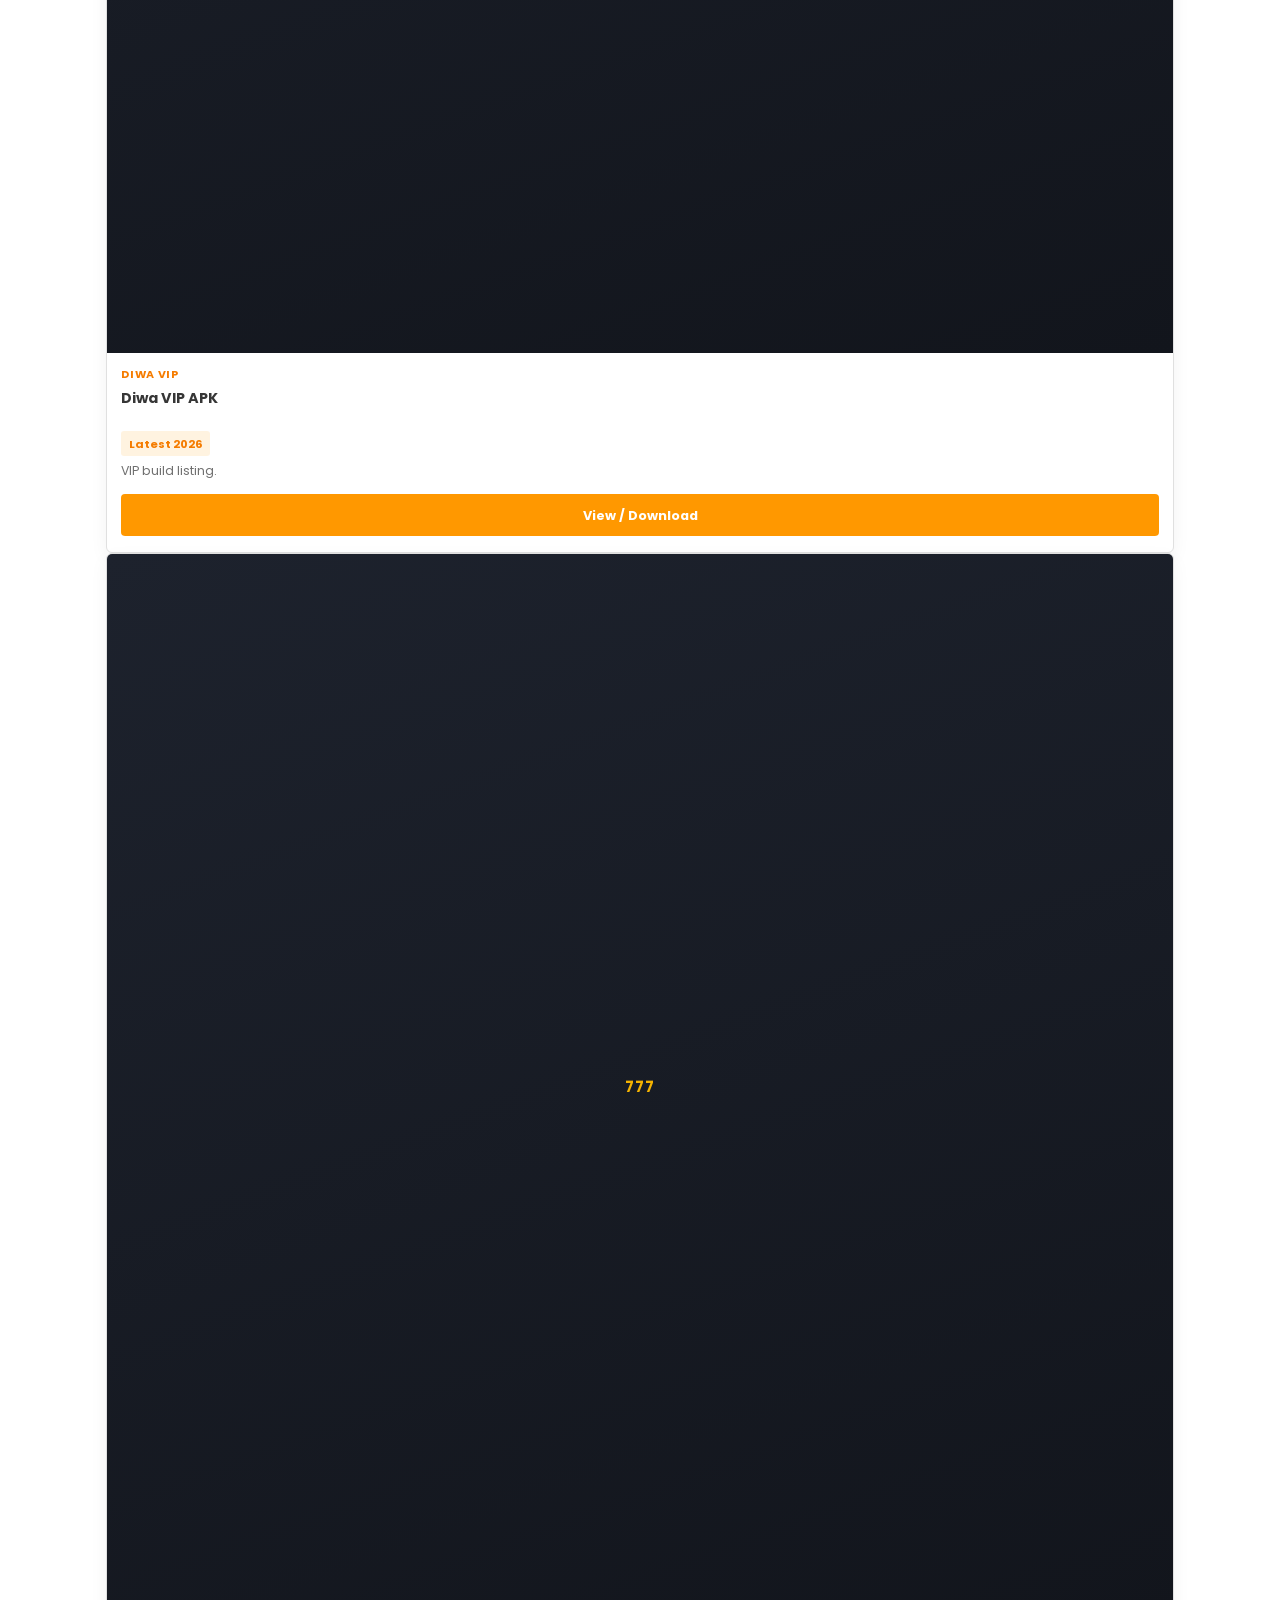
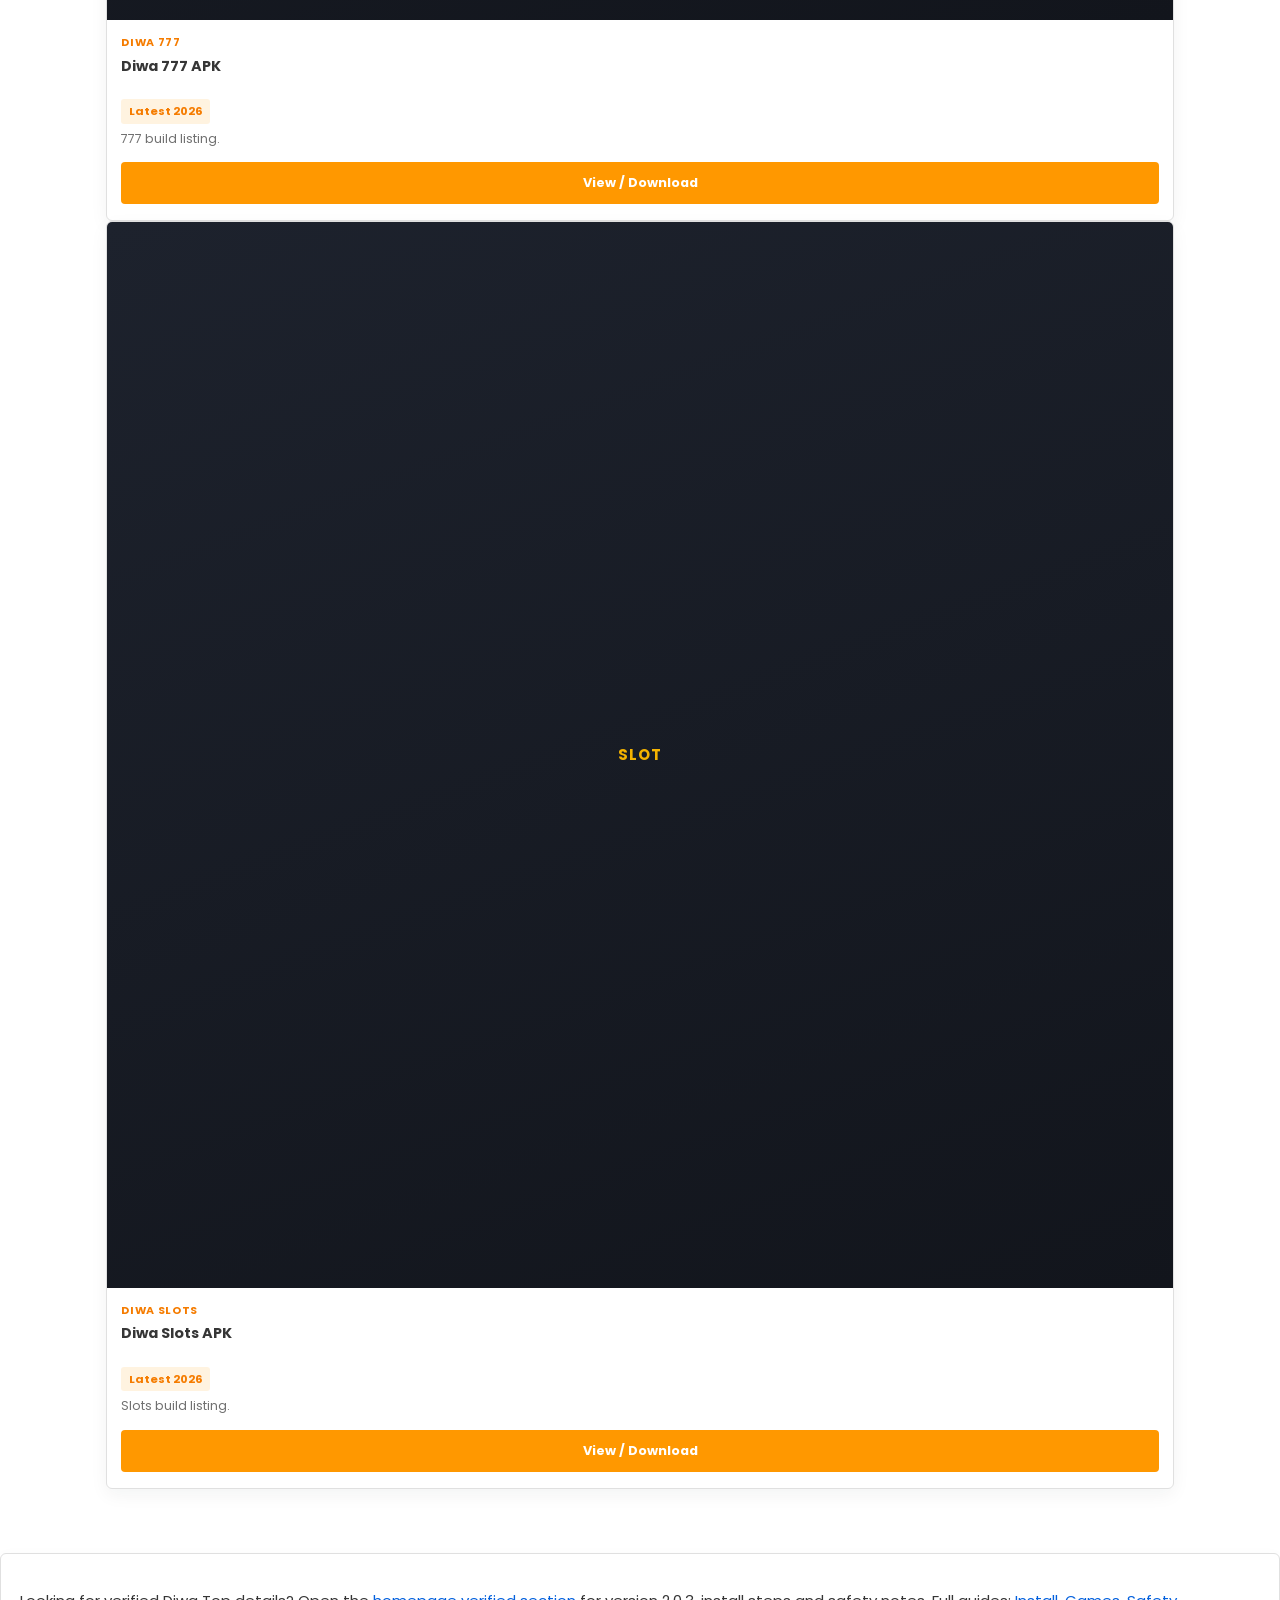
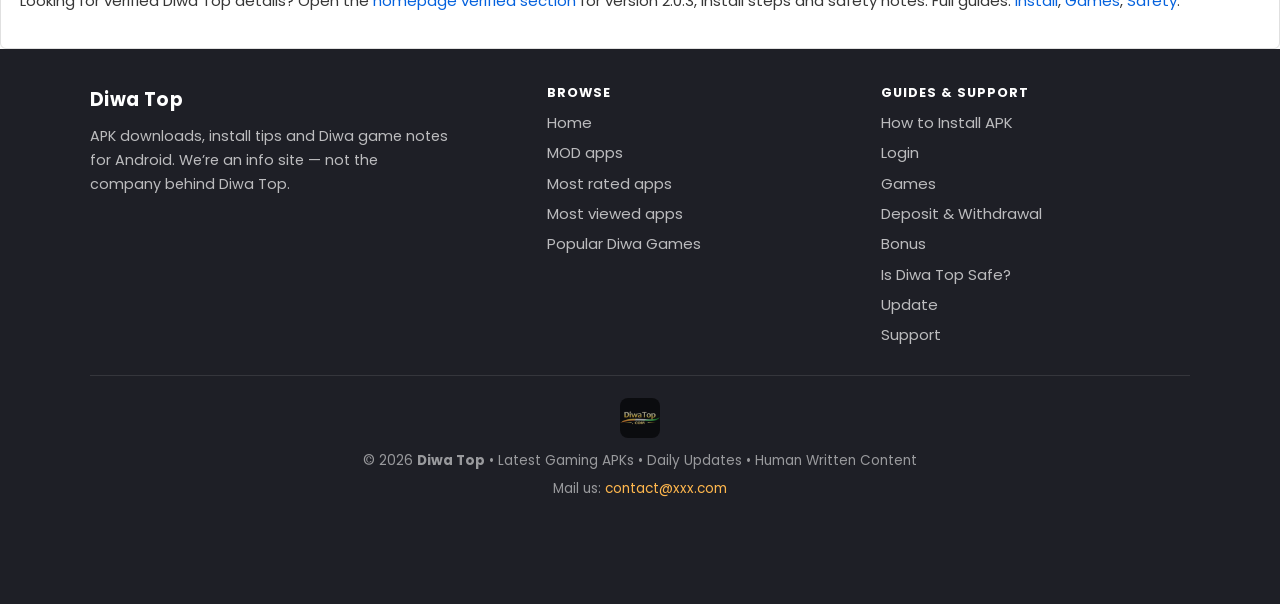
<file: mod-apps.html>
<!DOCTYPE html><html lang="en"><head><meta charset="utf-8"><meta name="viewport" content="width=device-width, initial-scale=1"><title>MOD</title><link href="https://fonts.googleapis.com/css2?family=Poppins:wght@400;600;700&display=swap" rel="stylesheet"><link rel="stylesheet" href="assets/css/main.css?v=7.1.2"></head><body><header class="dt-header">
  <div class="dt-header__inner">
    <a class="dt-logo" href="index.html">
      <img src="assets/img/logo-diwatop-com.png?v=710" width="48" height="48" alt="Diwa Top">
      <span>Diwa Top</span>
    </a>
    <button class="dt-menu-toggle" type="button" aria-expanded="false">Menu</button>
    <nav class="dt-nav" aria-label="Primary">
      <a href="index.html">Home</a>
      <a href="mod-apps.html">MOD apps</a>
      <a href="most-rated-apps.html">Most rated apps</a>
      <a href="most-viewed-apps.html">Most viewed apps</a>
    </nav>
  </div>
</header><main>
  <section class="dt-page-hero"><div class="dt-wrap">
    <p class="dt-kicker">Browse</p>
    <h1>MOD Apps</h1>
    <p>MOD-style Android app listings and related Diwa game APK information. Always verify the file source before installing.</p>
  </div></section>
  <div class="dt-wrap">
    <div class="dt-cats">
      <a href="index.html">Home</a>
      <a href="most-rated-apps.html">Most Rated</a>
      <a href="most-viewed-apps.html">Most Viewed</a>
      <a href="mod-apps.html">MOD Apps</a>
    </div>
    <div class="dt-grid">
      <article class="dt-app">
        <div class="dt-app__thumb"><img src="assets/img/card-top.jpg?v=712" alt="Diwa Top" width="400" height="400" loading="lazy"></div>
        <div class="dt-app__body">
          <div class="dt-app__cat">Diwa Top</div>
          <h3><a href="https://diwatop.com/" target="_blank" rel="noopener">Diwa Top APK 2026</a></h3>
          <span class="dt-app__bonus">Up to ₹75–₹500 signup bonus (confirm in current app)</span>
          <p>Main Diwa Top download guide.</p>
          <a class="dt-btn dt-btn--block" href="https://diwatop.com/" target="_blank" rel="noopener">View / Download</a>
        </div>
      </article>
      <article class="dt-app">
        <div class="dt-app__thumb"><img src="assets/img/card-win.jpg?v=712" alt="Diwa Win" width="400" height="400" loading="lazy"></div>
        <div class="dt-app__body">
          <div class="dt-app__cat">Diwa Win</div>
          <h3><a href="https://diwawin.com/" target="_blank" rel="noopener">Diwa Win APK</a></h3>
          <span class="dt-app__bonus">Latest 2026</span>
          <p>Diwa Win people open a lot.</p>
          <a class="dt-btn dt-btn--block" href="https://diwawin.com/" target="_blank" rel="noopener">View / Download</a>
        </div>
      </article>
      <article class="dt-app">
        <div class="dt-app__thumb"><img src="assets/img/card-game.jpg?v=712" alt="Diwa Game" width="400" height="400" loading="lazy"></div>
        <div class="dt-app__body">
          <div class="dt-app__cat">Diwa Game</div>
          <h3><a href="https://diwagame.com/" target="_blank" rel="noopener">Diwa Game APK</a></h3>
          <span class="dt-app__bonus">Latest 2026</span>
          <p>Short Diwa Game APK notes.</p>
          <a class="dt-btn dt-btn--block" href="https://diwagame.com/" target="_blank" rel="noopener">View / Download</a>
        </div>
      </article>
      <article class="dt-app">
        <div class="dt-app__thumb"><img src="assets/img/card-vip.jpg?v=712" alt="Diwa VIP" width="400" height="400" loading="lazy"></div>
        <div class="dt-app__body">
          <div class="dt-app__cat">Diwa VIP</div>
          <h3><a href="https://diwavip.com/" target="_blank" rel="noopener">Diwa VIP APK</a></h3>
          <span class="dt-app__bonus">Latest 2026</span>
          <p>VIP build listing.</p>
          <a class="dt-btn dt-btn--block" href="https://diwavip.com/" target="_blank" rel="noopener">View / Download</a>
        </div>
      </article>
      <article class="dt-app">
        <div class="dt-app__thumb"><img src="assets/img/diwatop-banner3.jpeg?v=712" alt="Diwa 777" width="400" height="400" loading="lazy"></div>
        <div class="dt-app__body">
          <div class="dt-app__cat">Diwa 777</div>
          <h3><a href="index.html#popular">Diwa 777 APK</a></h3>
          <span class="dt-app__bonus">Latest 2026</span>
          <p>777 build listing.</p>
          <a class="dt-btn dt-btn--block" href="index.html#popular">View / Download</a>
        </div>
      </article>
      <article class="dt-app">
        <div class="dt-app__thumb"><img src="assets/img/diwa-top-game.webp?v=712" alt="Diwa Slots" width="400" height="400" loading="lazy"></div>
        <div class="dt-app__body">
          <div class="dt-app__cat">Diwa Slots</div>
          <h3><a href="index.html#popular">Diwa Slots APK</a></h3>
          <span class="dt-app__bonus">Latest 2026</span>
          <p>Slots build listing.</p>
          <a class="dt-btn dt-btn--block" href="index.html#popular">View / Download</a>
        </div>
      </article>
    </div><div class="dt-app__body"><div class="dt-app__cat">Diwa Top</div><h3><a href="index.html#verified">Diwa Top APK 2026</a></h3><span class="dt-app__bonus">Up to ₹75–₹500 signup bonus (confirm in current app)</span><p>Main Diwa Top download guide.</p><a class="dt-btn dt-btn--block" href="index.html#verified">View / Download</a></div></article><article class="dt-app"><div class="dt-app__thumb">WIN</div><div class="dt-app__body"><div class="dt-app__cat">Diwa Win</div><h3><a href="index.html#popular">Diwa Win APK</a></h3><span class="dt-app__bonus">Latest 2026</span><p>Diwa Win people open a lot.</p><a class="dt-btn dt-btn--block" href="index.html#popular">View / Download</a></div></article><article class="dt-app"><div class="dt-app__thumb">GAME</div><div class="dt-app__body"><div class="dt-app__cat">Diwa Game</div><h3><a href="index.html#popular">Diwa Game APK</a></h3><span class="dt-app__bonus">Latest 2026</span><p>Short Diwa Game APK notes.</p><a class="dt-btn dt-btn--block" href="index.html#popular">View / Download</a></div></article><article class="dt-app"><div class="dt-app__thumb">VIP</div><div class="dt-app__body"><div class="dt-app__cat">Diwa VIP</div><h3><a href="index.html#popular">Diwa VIP APK</a></h3><span class="dt-app__bonus">Latest 2026</span><p>VIP build listing.</p><a class="dt-btn dt-btn--block" href="index.html#popular">View / Download</a></div></article><article class="dt-app"><div class="dt-app__thumb">777</div><div class="dt-app__body"><div class="dt-app__cat">Diwa 777</div><h3><a href="index.html#popular">Diwa 777 APK</a></h3><span class="dt-app__bonus">Latest 2026</span><p>777 build listing.</p><a class="dt-btn dt-btn--block" href="index.html#popular">View / Download</a></div></article><article class="dt-app"><div class="dt-app__thumb">SLOT</div><div class="dt-app__body"><div class="dt-app__cat">Diwa Slots</div><h3><a href="index.html#popular">Diwa Slots APK</a></h3><span class="dt-app__bonus">Latest 2026</span><p>Slots build listing.</p><a class="dt-btn dt-btn--block" href="index.html#popular">View / Download</a></div></article></div>
    <div class="dt-panel">
      <p>Looking for verified Diwa Top details? Open the <a href="index.html#verified">homepage verified section</a> for version 2.0.3, install steps and safety notes. Full guides: <a href="how-to-install-apk.html">Install</a>, <a href="games.html">Games</a>, <a href="is-diwa-top-safe.html">Safety</a>.</p>
    </div>
  </div>
</main><footer class="dt-footer">
  <div class="dt-footer__inner">
    <div>
      <a class="dt-logo" href="index.html" style="display:inline-block;margin-bottom:0.6rem">Diwa Top</a>
      <p style="margin:0;max-width:40ch;font-size:0.9rem">
        APK downloads, install tips and Diwa game notes for Android. We’re an info site — not the company behind Diwa Top.
      </p>
    </div>
    <div>
      <h3>Browse</h3>
      <ul>
        <li><a href="index.html">Home</a></li>
        <li><a href="mod-apps.html">MOD apps</a></li>
        <li><a href="most-rated-apps.html">Most rated apps</a></li>
        <li><a href="most-viewed-apps.html">Most viewed apps</a></li>
        <li><a href="index.html#popular">Popular Diwa Games</a></li>
      </ul>
    </div>
    <div>
      <h3>Guides &amp; Support</h3>
      <ul>
        <li><a href="how-to-install-apk.html">How to Install APK</a></li>
        <li><a href="login.html">Login</a></li>
        <li><a href="games.html">Games</a></li>
        <li><a href="deposit-withdrawal.html">Deposit &amp; Withdrawal</a></li>
        <li><a href="bonus.html">Bonus</a></li>
        <li><a href="is-diwa-top-safe.html">Is Diwa Top Safe?</a></li>
        <li><a href="update.html">Update</a></li>
        <li><a href="customer-care.html">Support</a></li>
      </ul>
    </div>
  </div>
  <div class="dt-footer__legal">
    <img class="dt-footer__logo" src="assets/img/logo-diwatop-com.png?v=710" width="40" height="40" alt="">
    <p style="margin:0">© 2026 <strong>Diwa Top</strong> • Latest Gaming APKs • Daily Updates • Human Written Content</p>
    <p style="margin:0.35rem 0 0">Mail us: <a href="mailto:contact@xxx.com" style="color:#ffb74d">contact@xxx.com</a></p>
  </div>
</footer><script src="assets/js/main.js?v=7.1.2"></script></body></html>
</file>
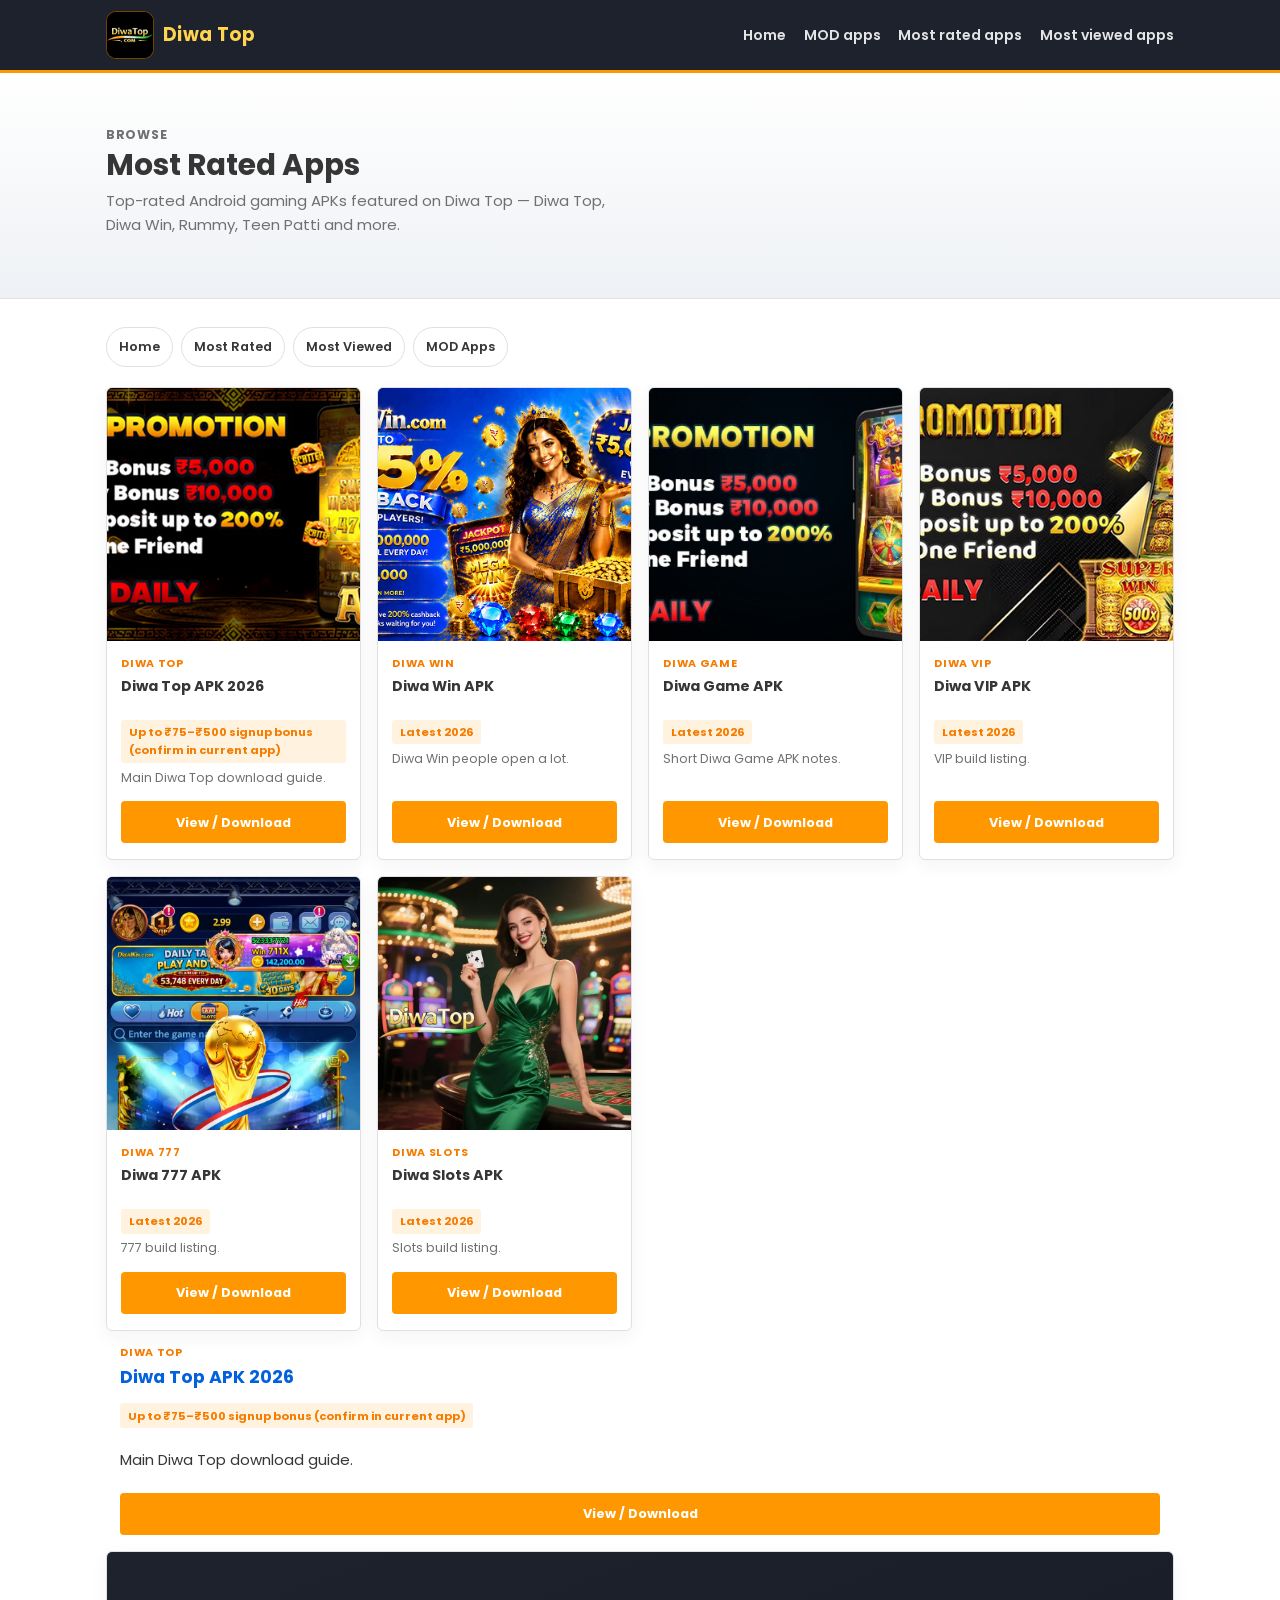
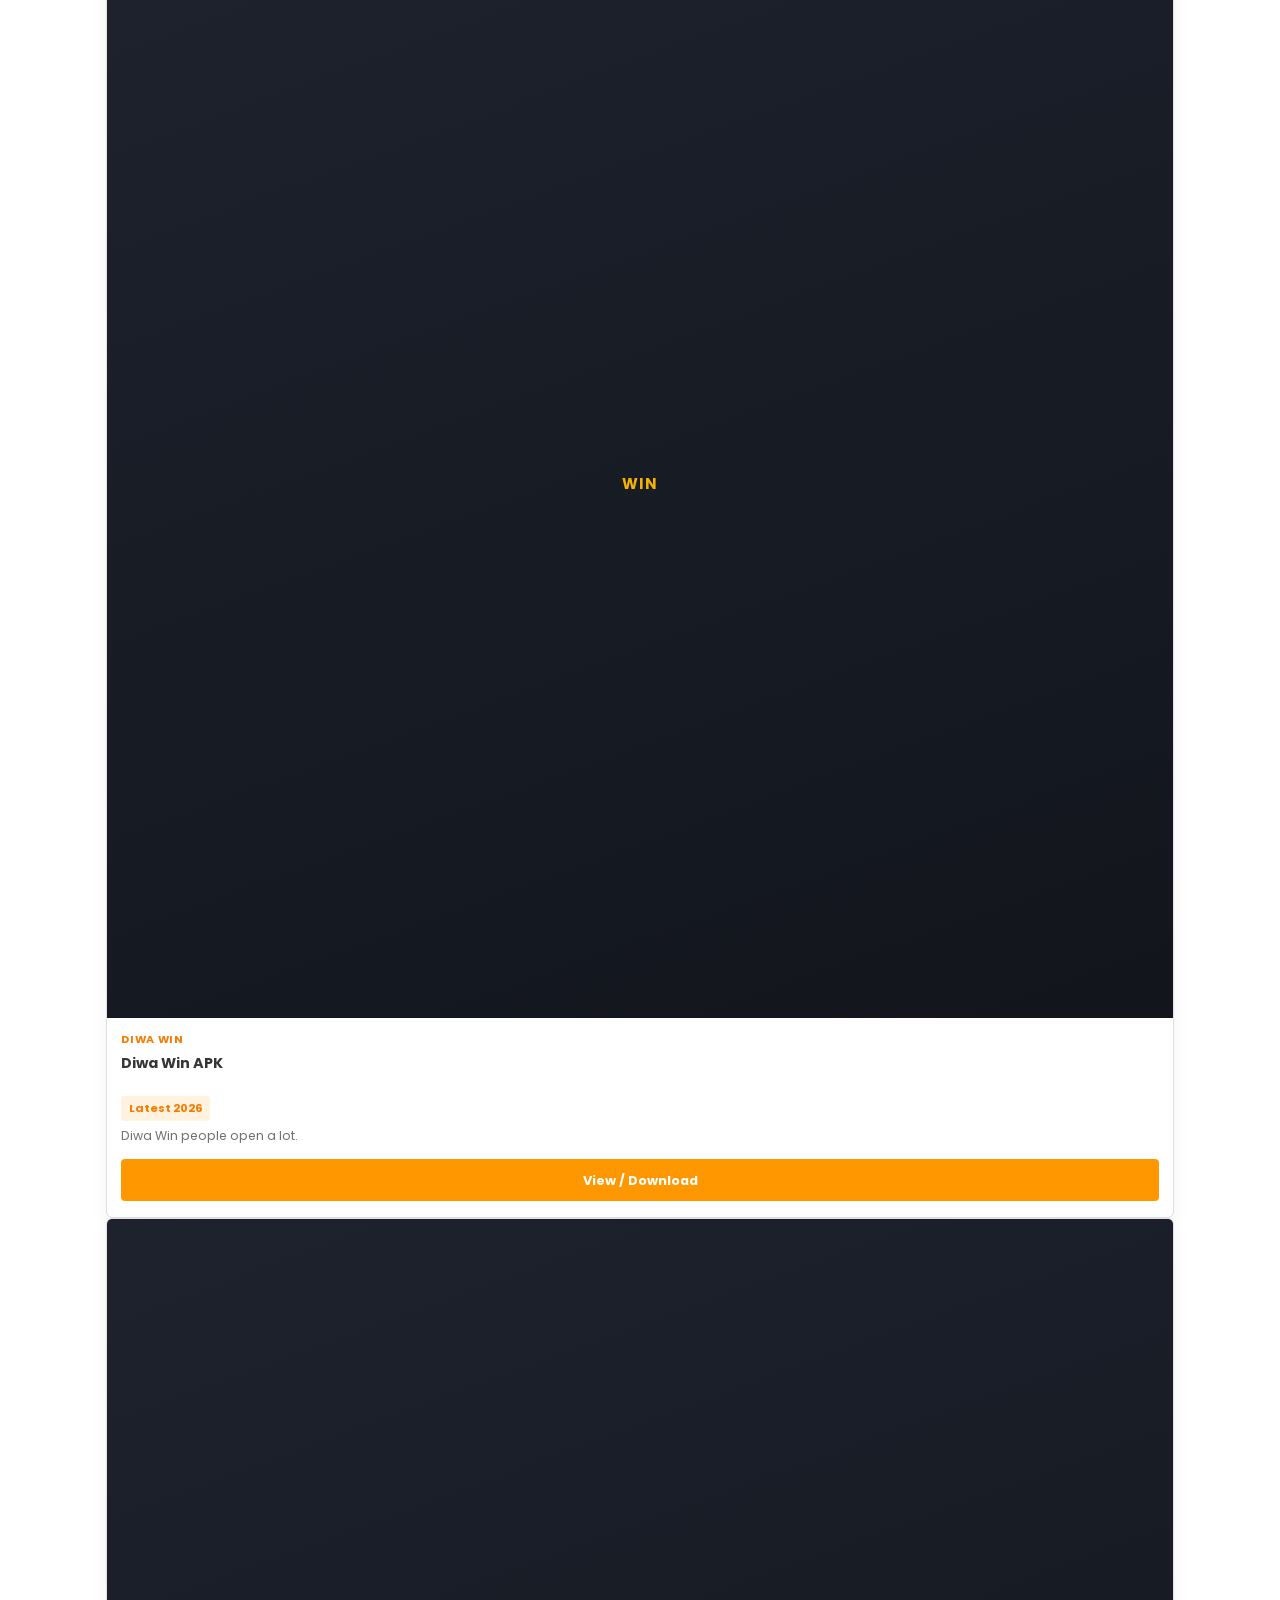
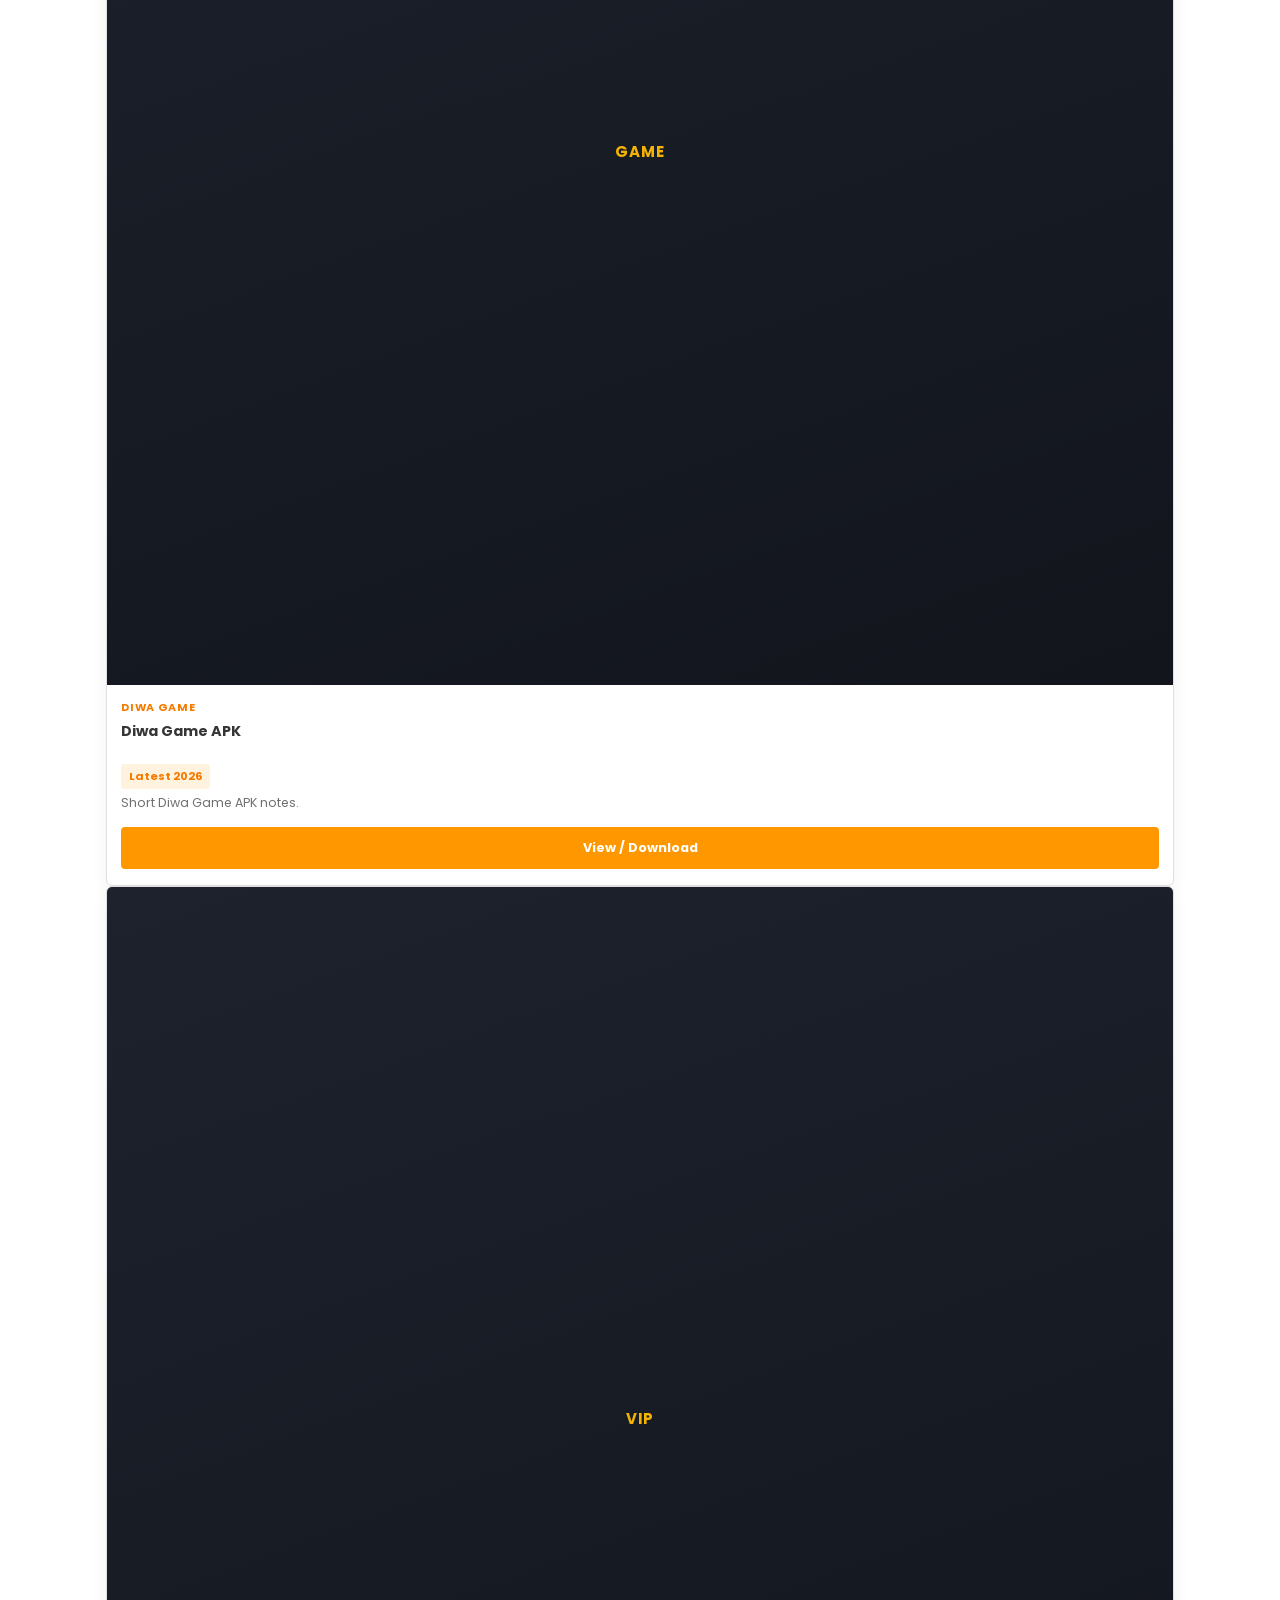
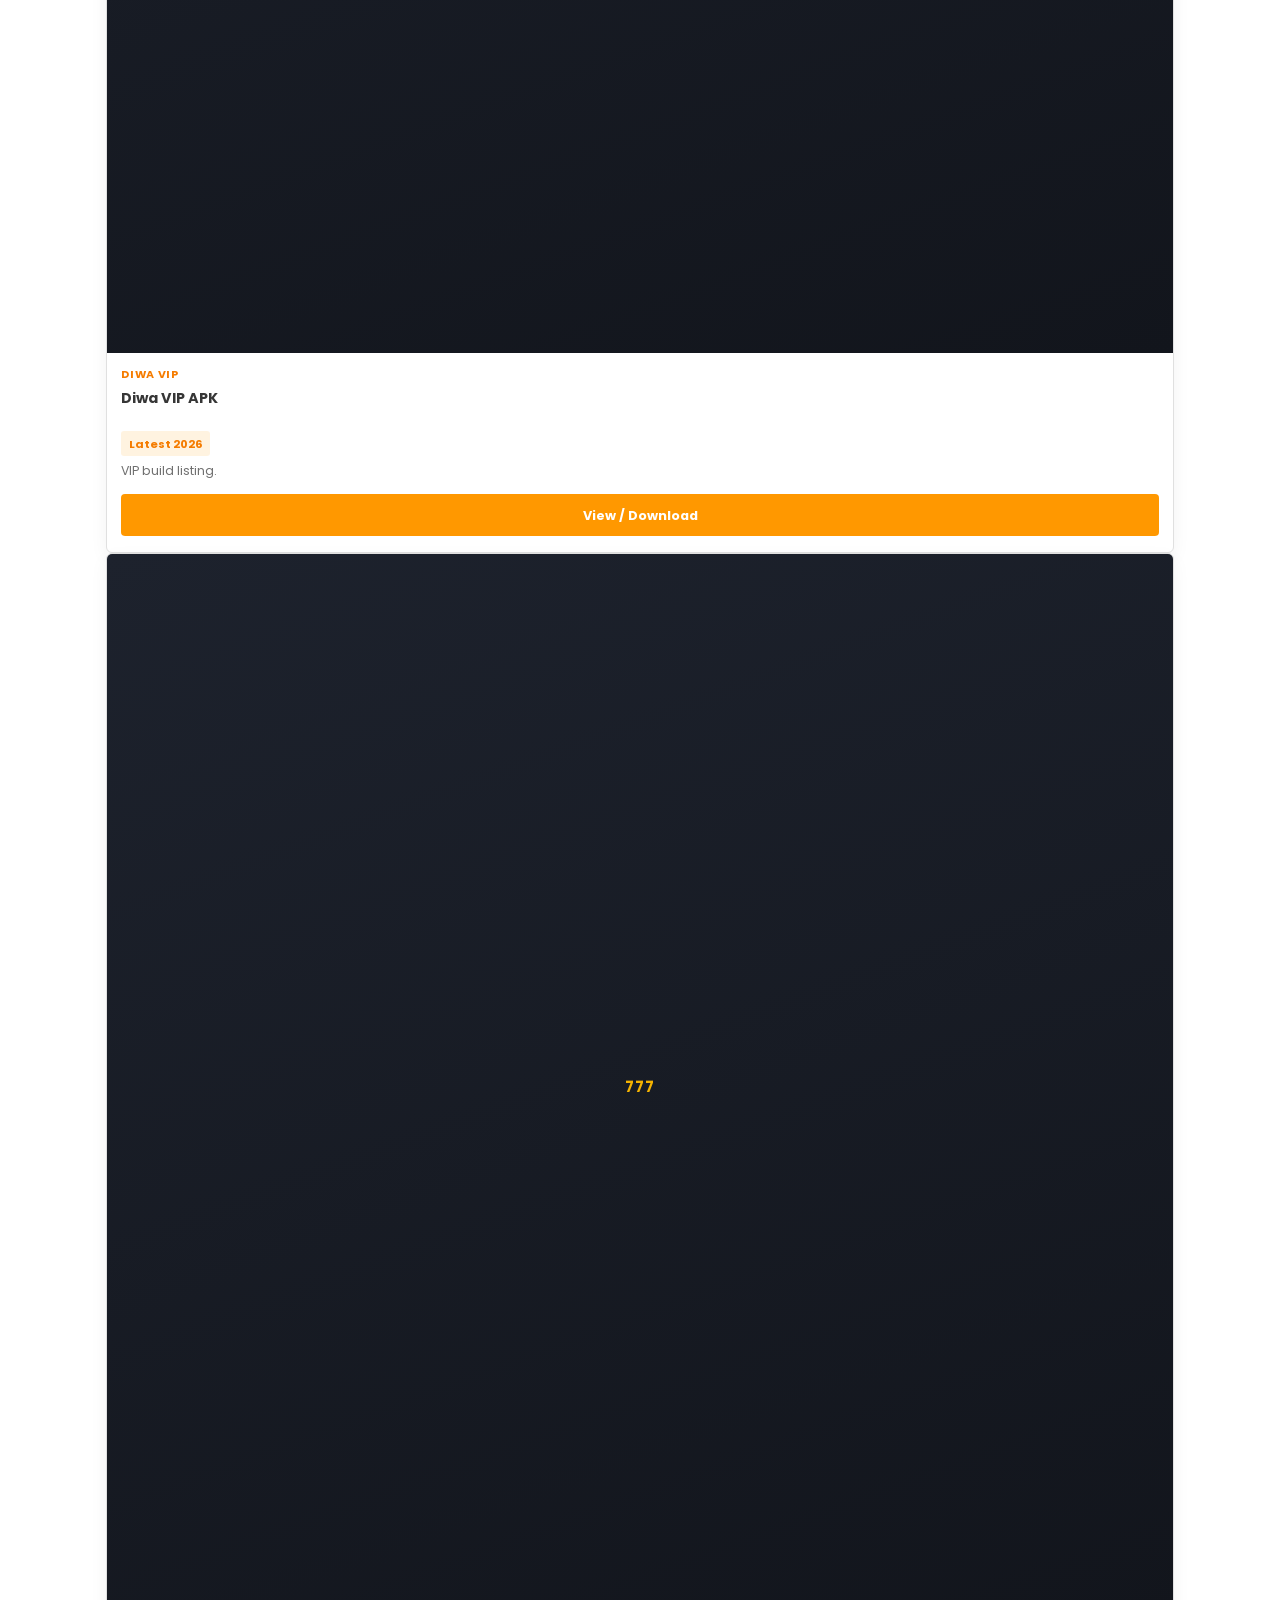
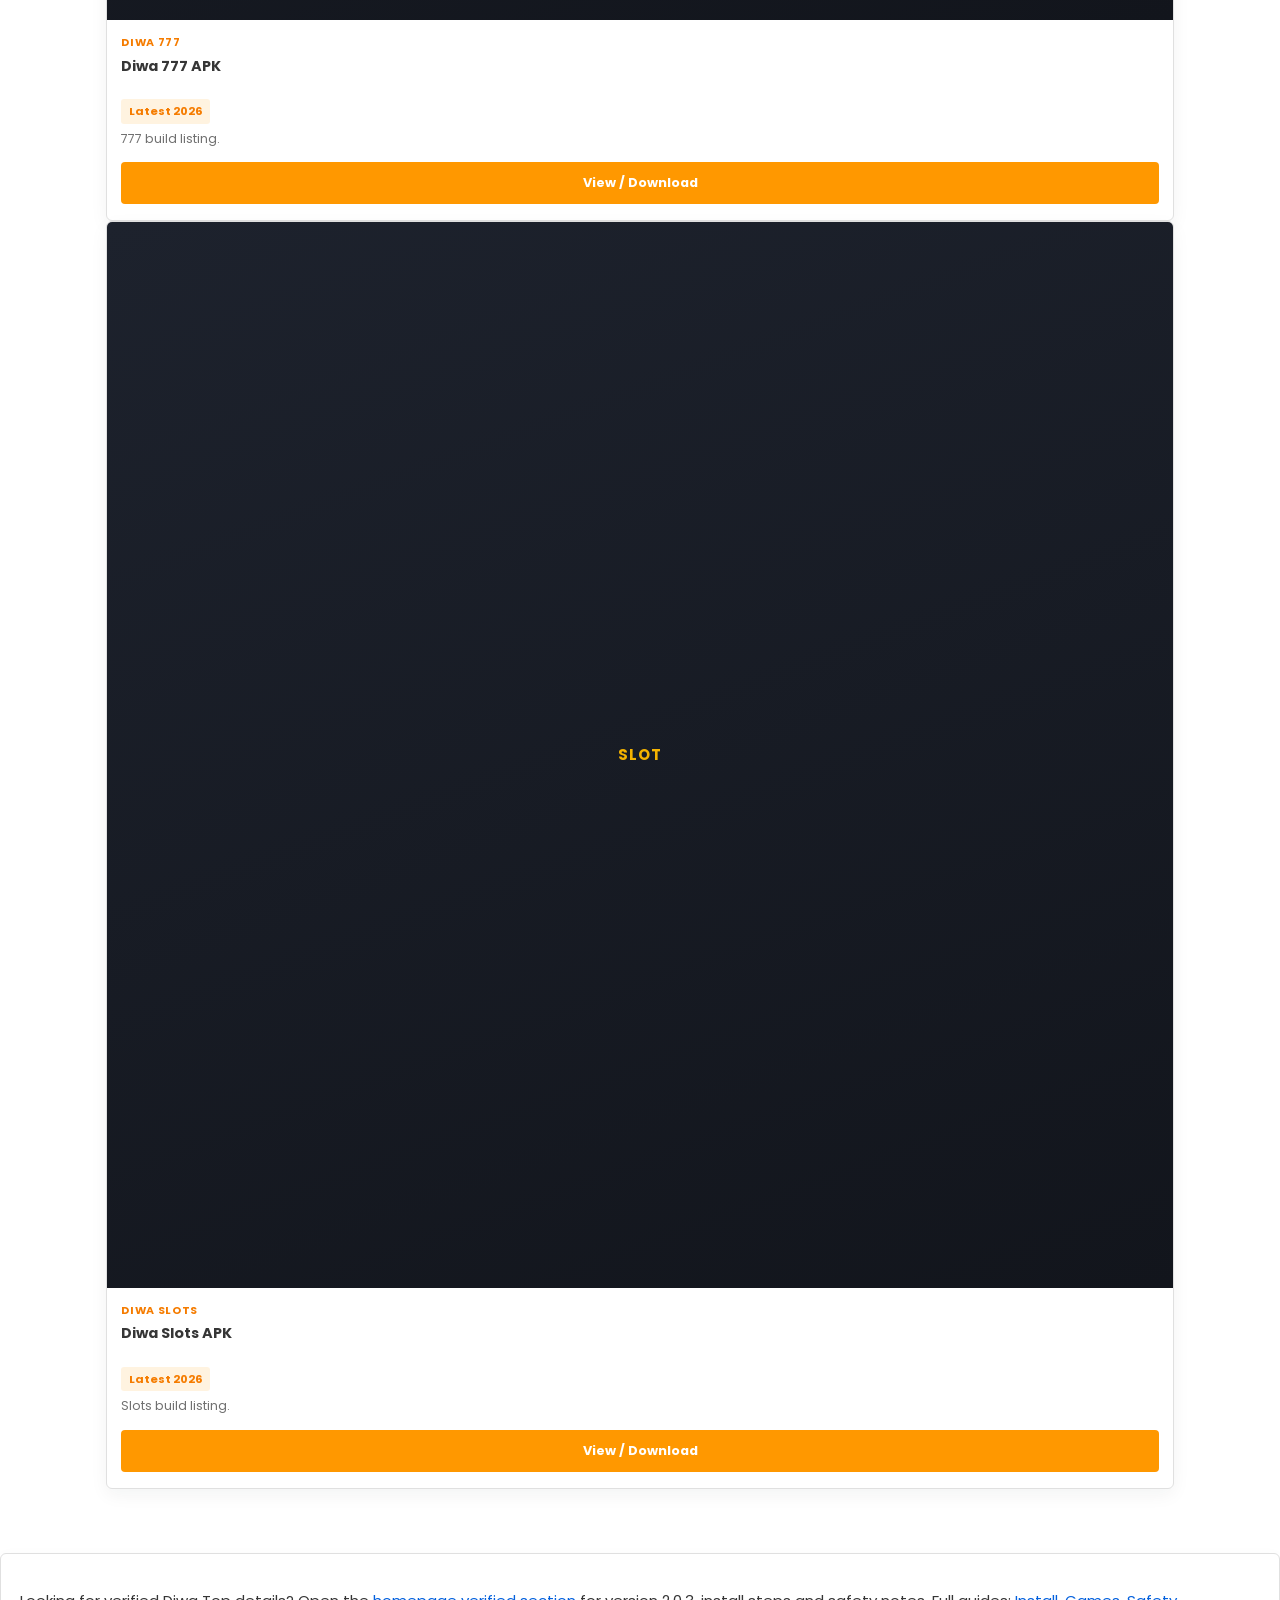
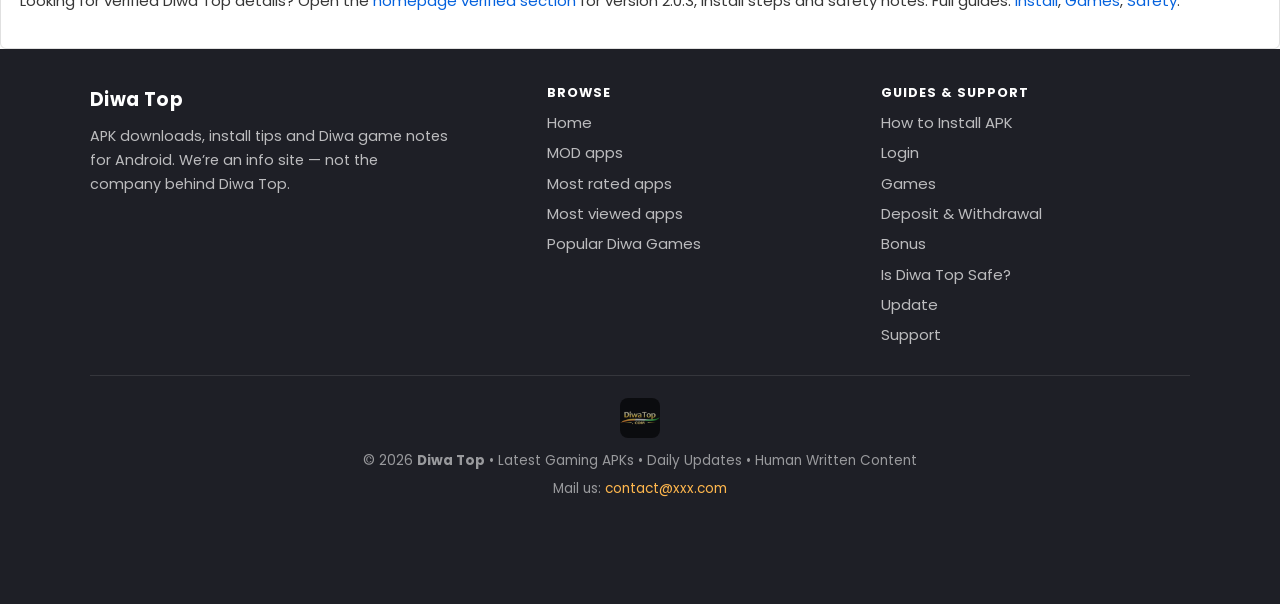
<file: most-rated-apps.html>
<!DOCTYPE html><html lang="en"><head><meta charset="utf-8"><meta name="viewport" content="width=device-width, initial-scale=1"><title>Most Rated</title><link href="https://fonts.googleapis.com/css2?family=Poppins:wght@400;600;700&display=swap" rel="stylesheet"><link rel="stylesheet" href="assets/css/main.css?v=7.1.2"></head><body><header class="dt-header">
  <div class="dt-header__inner">
    <a class="dt-logo" href="index.html">
      <img src="assets/img/logo-diwatop-com.png?v=710" width="48" height="48" alt="Diwa Top">
      <span>Diwa Top</span>
    </a>
    <button class="dt-menu-toggle" type="button" aria-expanded="false">Menu</button>
    <nav class="dt-nav" aria-label="Primary">
      <a href="index.html">Home</a>
      <a href="mod-apps.html">MOD apps</a>
      <a href="most-rated-apps.html">Most rated apps</a>
      <a href="most-viewed-apps.html">Most viewed apps</a>
    </nav>
  </div>
</header><main>
  <section class="dt-page-hero"><div class="dt-wrap">
    <p class="dt-kicker">Browse</p>
    <h1>Most Rated Apps</h1>
    <p>Top-rated Android gaming APKs featured on Diwa Top — Diwa Top, Diwa Win, Rummy, Teen Patti and more.</p>
  </div></section>
  <div class="dt-wrap">
    <div class="dt-cats">
      <a href="index.html">Home</a>
      <a href="most-rated-apps.html">Most Rated</a>
      <a href="most-viewed-apps.html">Most Viewed</a>
      <a href="mod-apps.html">MOD Apps</a>
    </div>
    <div class="dt-grid">
      <article class="dt-app">
        <div class="dt-app__thumb"><img src="assets/img/card-top.jpg?v=712" alt="Diwa Top" width="400" height="400" loading="lazy"></div>
        <div class="dt-app__body">
          <div class="dt-app__cat">Diwa Top</div>
          <h3><a href="https://diwatop.com/" target="_blank" rel="noopener">Diwa Top APK 2026</a></h3>
          <span class="dt-app__bonus">Up to ₹75–₹500 signup bonus (confirm in current app)</span>
          <p>Main Diwa Top download guide.</p>
          <a class="dt-btn dt-btn--block" href="https://diwatop.com/" target="_blank" rel="noopener">View / Download</a>
        </div>
      </article>
      <article class="dt-app">
        <div class="dt-app__thumb"><img src="assets/img/card-win.jpg?v=712" alt="Diwa Win" width="400" height="400" loading="lazy"></div>
        <div class="dt-app__body">
          <div class="dt-app__cat">Diwa Win</div>
          <h3><a href="https://diwawin.com/" target="_blank" rel="noopener">Diwa Win APK</a></h3>
          <span class="dt-app__bonus">Latest 2026</span>
          <p>Diwa Win people open a lot.</p>
          <a class="dt-btn dt-btn--block" href="https://diwawin.com/" target="_blank" rel="noopener">View / Download</a>
        </div>
      </article>
      <article class="dt-app">
        <div class="dt-app__thumb"><img src="assets/img/card-game.jpg?v=712" alt="Diwa Game" width="400" height="400" loading="lazy"></div>
        <div class="dt-app__body">
          <div class="dt-app__cat">Diwa Game</div>
          <h3><a href="https://diwagame.com/" target="_blank" rel="noopener">Diwa Game APK</a></h3>
          <span class="dt-app__bonus">Latest 2026</span>
          <p>Short Diwa Game APK notes.</p>
          <a class="dt-btn dt-btn--block" href="https://diwagame.com/" target="_blank" rel="noopener">View / Download</a>
        </div>
      </article>
      <article class="dt-app">
        <div class="dt-app__thumb"><img src="assets/img/card-vip.jpg?v=712" alt="Diwa VIP" width="400" height="400" loading="lazy"></div>
        <div class="dt-app__body">
          <div class="dt-app__cat">Diwa VIP</div>
          <h3><a href="https://diwavip.com/" target="_blank" rel="noopener">Diwa VIP APK</a></h3>
          <span class="dt-app__bonus">Latest 2026</span>
          <p>VIP build listing.</p>
          <a class="dt-btn dt-btn--block" href="https://diwavip.com/" target="_blank" rel="noopener">View / Download</a>
        </div>
      </article>
      <article class="dt-app">
        <div class="dt-app__thumb"><img src="assets/img/diwatop-banner3.jpeg?v=712" alt="Diwa 777" width="400" height="400" loading="lazy"></div>
        <div class="dt-app__body">
          <div class="dt-app__cat">Diwa 777</div>
          <h3><a href="index.html#popular">Diwa 777 APK</a></h3>
          <span class="dt-app__bonus">Latest 2026</span>
          <p>777 build listing.</p>
          <a class="dt-btn dt-btn--block" href="index.html#popular">View / Download</a>
        </div>
      </article>
      <article class="dt-app">
        <div class="dt-app__thumb"><img src="assets/img/diwa-top-game.webp?v=712" alt="Diwa Slots" width="400" height="400" loading="lazy"></div>
        <div class="dt-app__body">
          <div class="dt-app__cat">Diwa Slots</div>
          <h3><a href="index.html#popular">Diwa Slots APK</a></h3>
          <span class="dt-app__bonus">Latest 2026</span>
          <p>Slots build listing.</p>
          <a class="dt-btn dt-btn--block" href="index.html#popular">View / Download</a>
        </div>
      </article>
    </div><div class="dt-app__body"><div class="dt-app__cat">Diwa Top</div><h3><a href="index.html#verified">Diwa Top APK 2026</a></h3><span class="dt-app__bonus">Up to ₹75–₹500 signup bonus (confirm in current app)</span><p>Main Diwa Top download guide.</p><a class="dt-btn dt-btn--block" href="index.html#verified">View / Download</a></div></article><article class="dt-app"><div class="dt-app__thumb">WIN</div><div class="dt-app__body"><div class="dt-app__cat">Diwa Win</div><h3><a href="index.html#popular">Diwa Win APK</a></h3><span class="dt-app__bonus">Latest 2026</span><p>Diwa Win people open a lot.</p><a class="dt-btn dt-btn--block" href="index.html#popular">View / Download</a></div></article><article class="dt-app"><div class="dt-app__thumb">GAME</div><div class="dt-app__body"><div class="dt-app__cat">Diwa Game</div><h3><a href="index.html#popular">Diwa Game APK</a></h3><span class="dt-app__bonus">Latest 2026</span><p>Short Diwa Game APK notes.</p><a class="dt-btn dt-btn--block" href="index.html#popular">View / Download</a></div></article><article class="dt-app"><div class="dt-app__thumb">VIP</div><div class="dt-app__body"><div class="dt-app__cat">Diwa VIP</div><h3><a href="index.html#popular">Diwa VIP APK</a></h3><span class="dt-app__bonus">Latest 2026</span><p>VIP build listing.</p><a class="dt-btn dt-btn--block" href="index.html#popular">View / Download</a></div></article><article class="dt-app"><div class="dt-app__thumb">777</div><div class="dt-app__body"><div class="dt-app__cat">Diwa 777</div><h3><a href="index.html#popular">Diwa 777 APK</a></h3><span class="dt-app__bonus">Latest 2026</span><p>777 build listing.</p><a class="dt-btn dt-btn--block" href="index.html#popular">View / Download</a></div></article><article class="dt-app"><div class="dt-app__thumb">SLOT</div><div class="dt-app__body"><div class="dt-app__cat">Diwa Slots</div><h3><a href="index.html#popular">Diwa Slots APK</a></h3><span class="dt-app__bonus">Latest 2026</span><p>Slots build listing.</p><a class="dt-btn dt-btn--block" href="index.html#popular">View / Download</a></div></article></div>
    <div class="dt-panel">
      <p>Looking for verified Diwa Top details? Open the <a href="index.html#verified">homepage verified section</a> for version 2.0.3, install steps and safety notes. Full guides: <a href="how-to-install-apk.html">Install</a>, <a href="games.html">Games</a>, <a href="is-diwa-top-safe.html">Safety</a>.</p>
    </div>
  </div>
</main><footer class="dt-footer">
  <div class="dt-footer__inner">
    <div>
      <a class="dt-logo" href="index.html" style="display:inline-block;margin-bottom:0.6rem">Diwa Top</a>
      <p style="margin:0;max-width:40ch;font-size:0.9rem">
        APK downloads, install tips and Diwa game notes for Android. We’re an info site — not the company behind Diwa Top.
      </p>
    </div>
    <div>
      <h3>Browse</h3>
      <ul>
        <li><a href="index.html">Home</a></li>
        <li><a href="mod-apps.html">MOD apps</a></li>
        <li><a href="most-rated-apps.html">Most rated apps</a></li>
        <li><a href="most-viewed-apps.html">Most viewed apps</a></li>
        <li><a href="index.html#popular">Popular Diwa Games</a></li>
      </ul>
    </div>
    <div>
      <h3>Guides &amp; Support</h3>
      <ul>
        <li><a href="how-to-install-apk.html">How to Install APK</a></li>
        <li><a href="login.html">Login</a></li>
        <li><a href="games.html">Games</a></li>
        <li><a href="deposit-withdrawal.html">Deposit &amp; Withdrawal</a></li>
        <li><a href="bonus.html">Bonus</a></li>
        <li><a href="is-diwa-top-safe.html">Is Diwa Top Safe?</a></li>
        <li><a href="update.html">Update</a></li>
        <li><a href="customer-care.html">Support</a></li>
      </ul>
    </div>
  </div>
  <div class="dt-footer__legal">
    <img class="dt-footer__logo" src="assets/img/logo-diwatop-com.png?v=710" width="40" height="40" alt="">
    <p style="margin:0">© 2026 <strong>Diwa Top</strong> • Latest Gaming APKs • Daily Updates • Human Written Content</p>
    <p style="margin:0.35rem 0 0">Mail us: <a href="mailto:contact@xxx.com" style="color:#ffb74d">contact@xxx.com</a></p>
  </div>
</footer><script src="assets/js/main.js?v=7.1.2"></script></body></html>
</file>
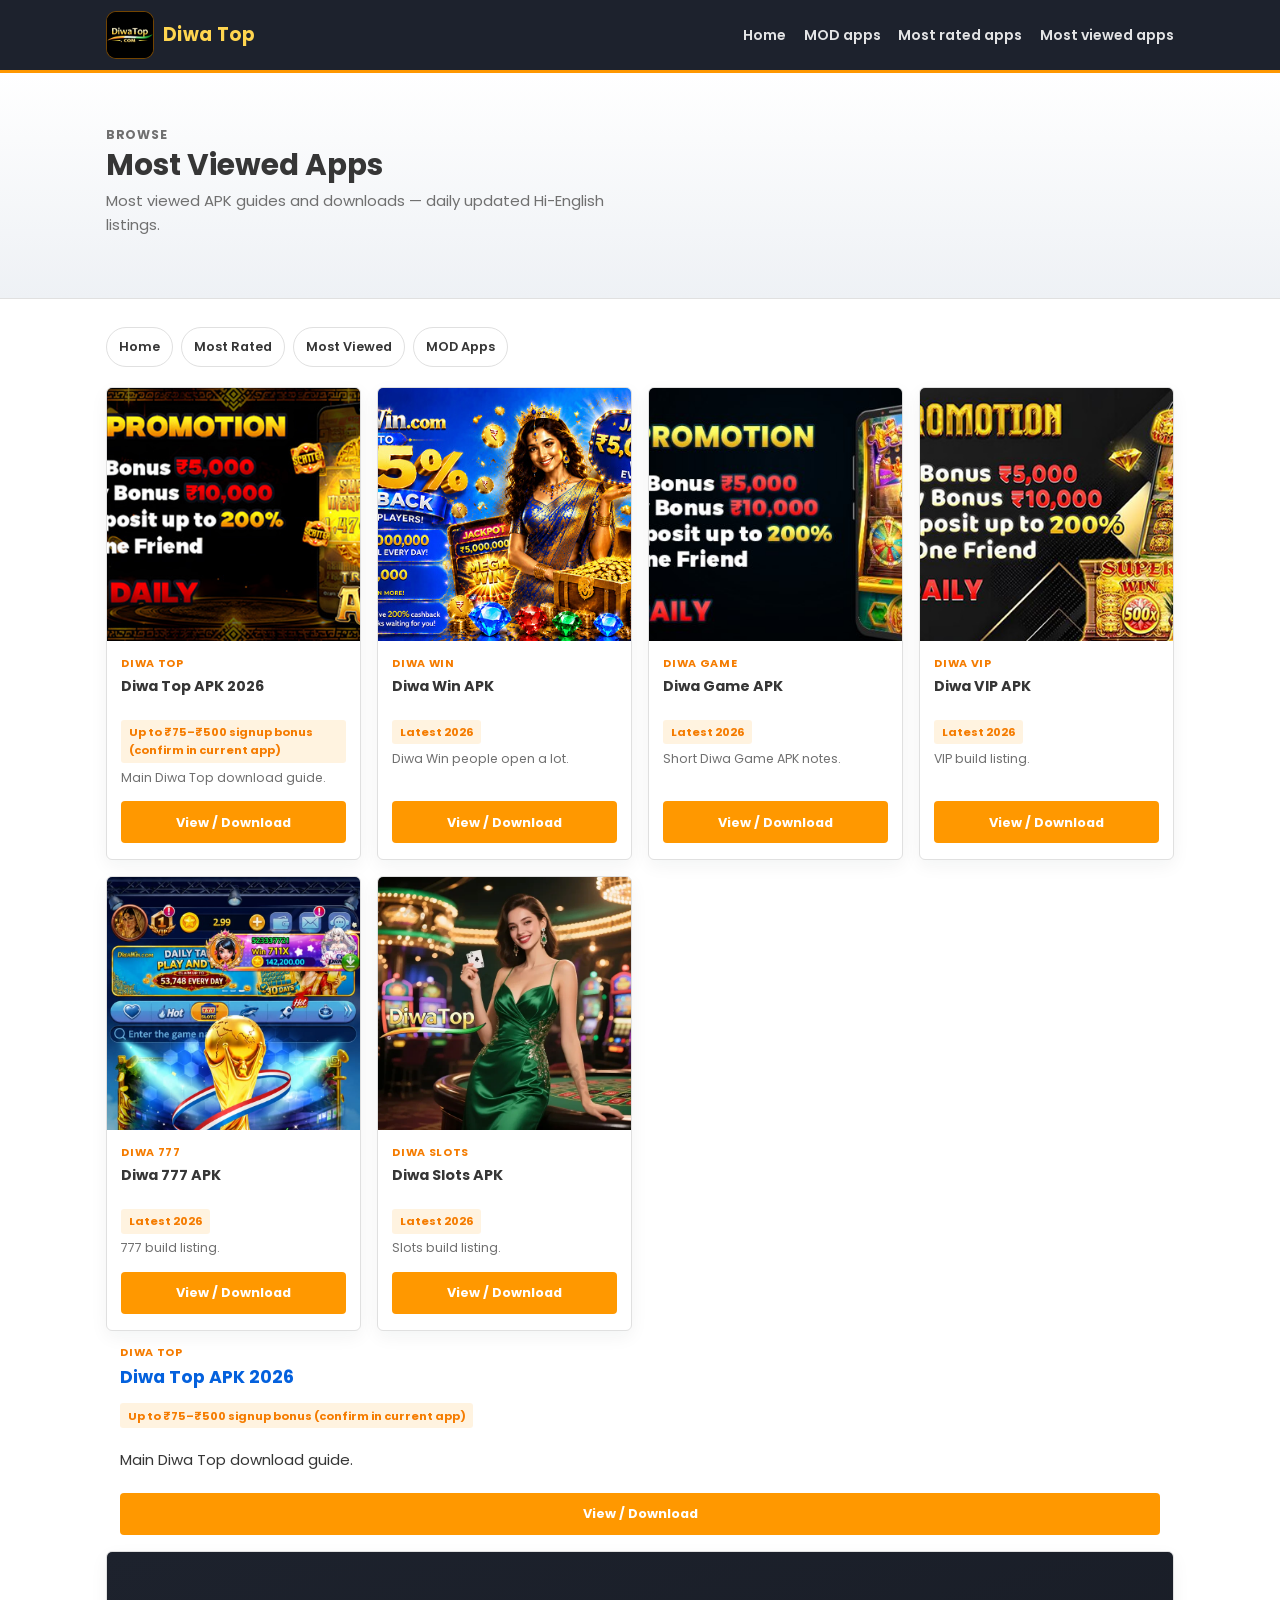
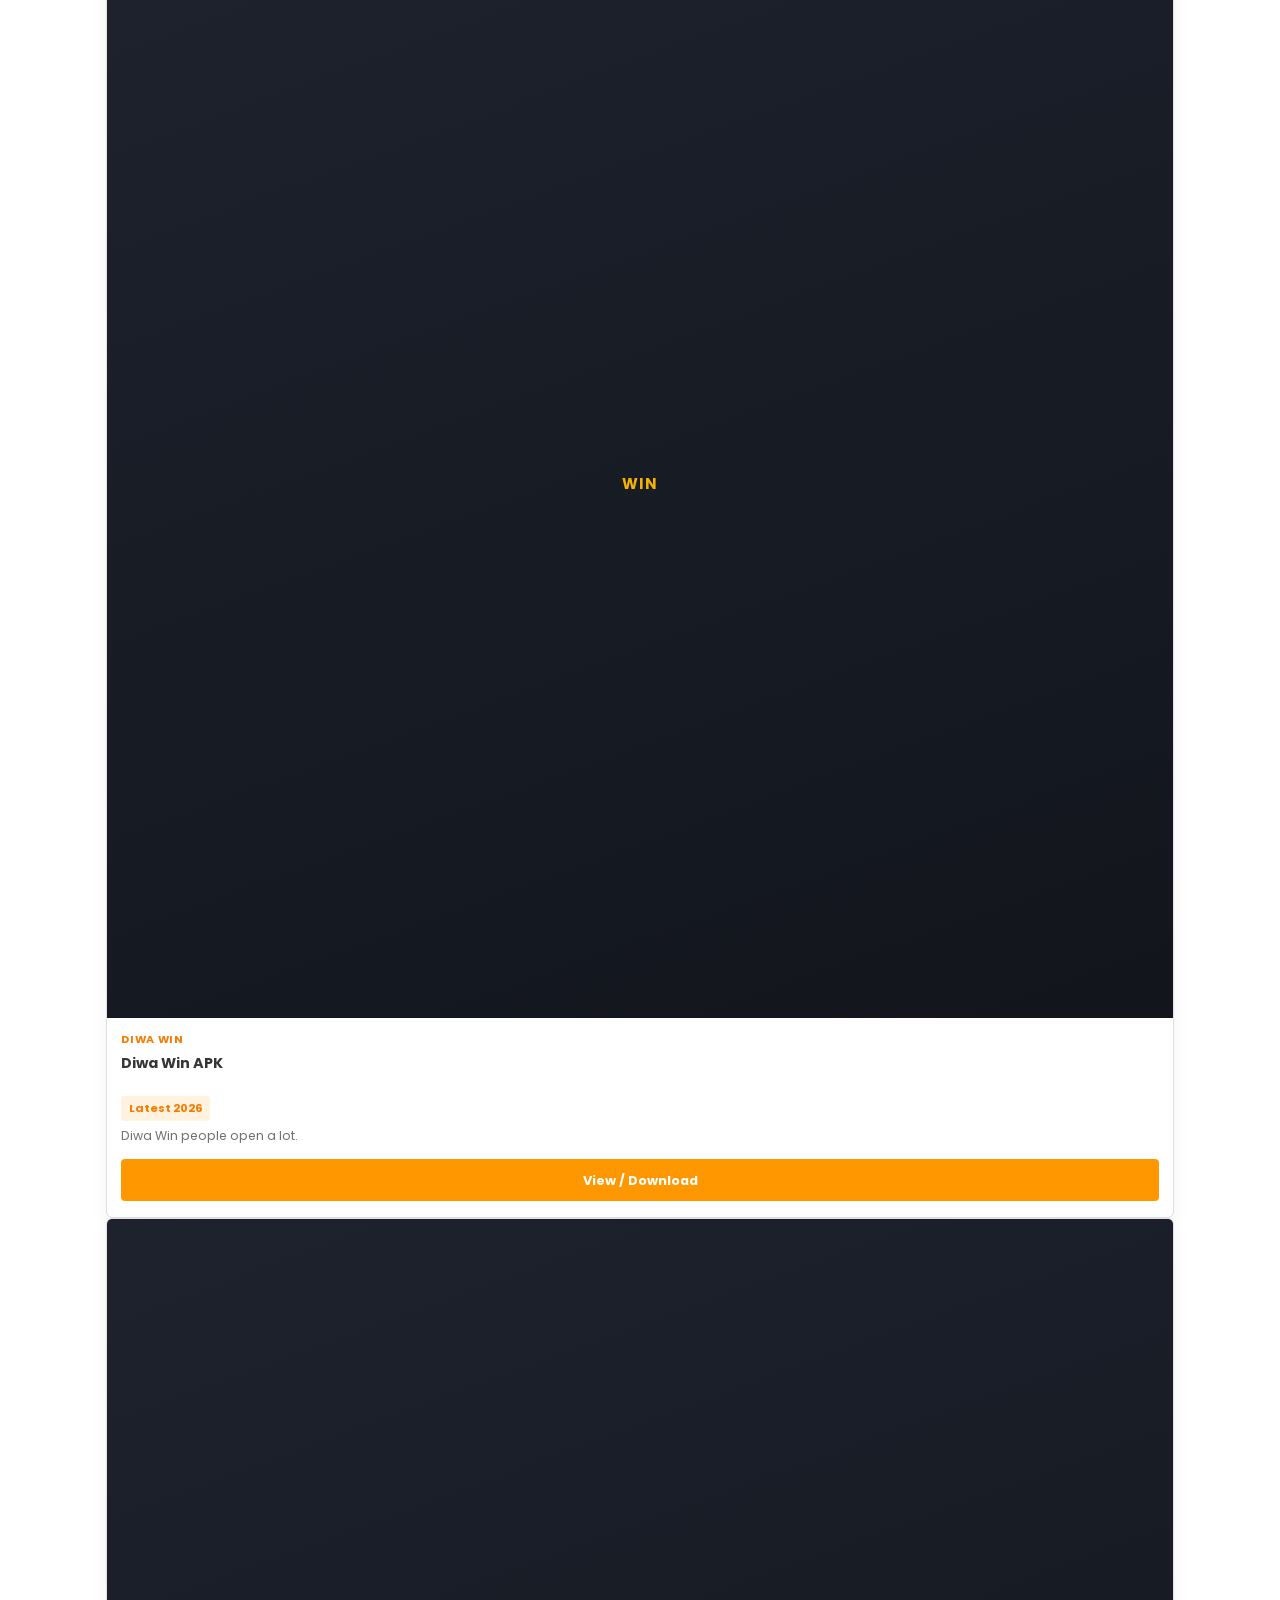
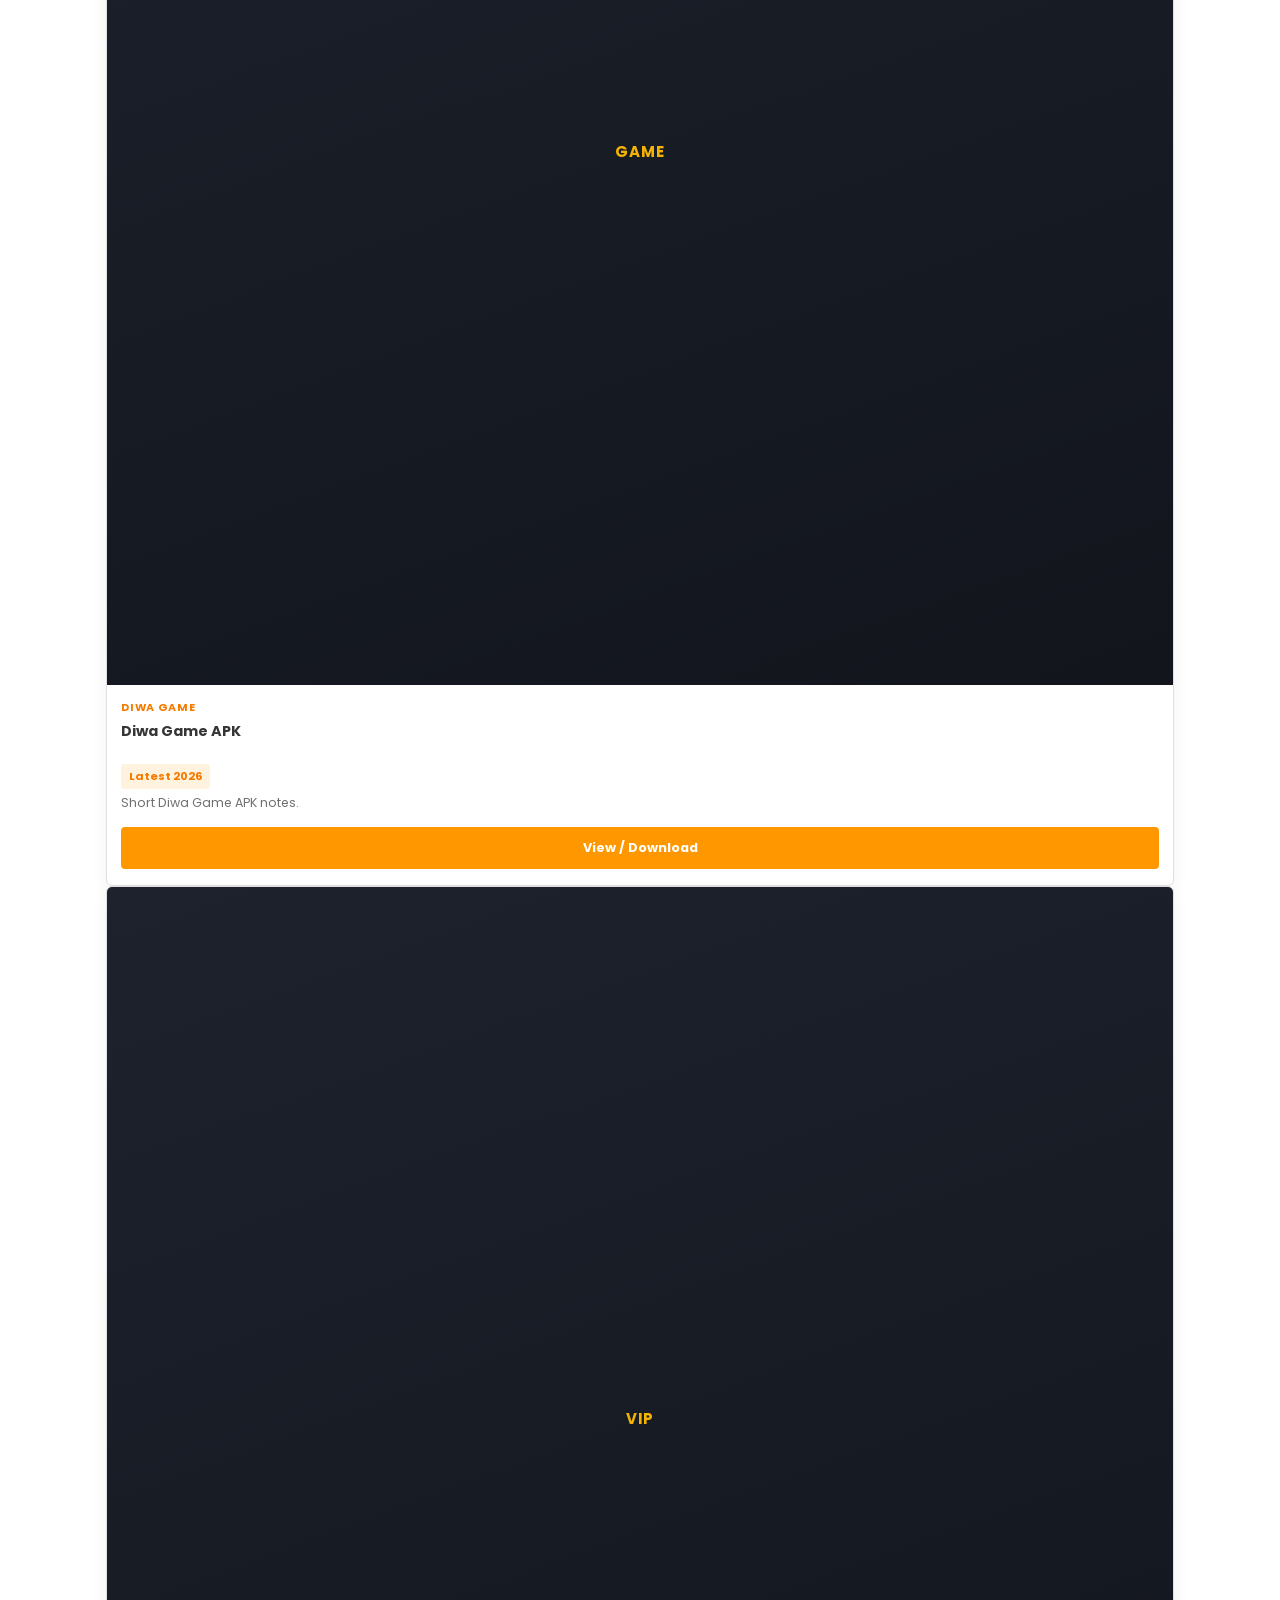
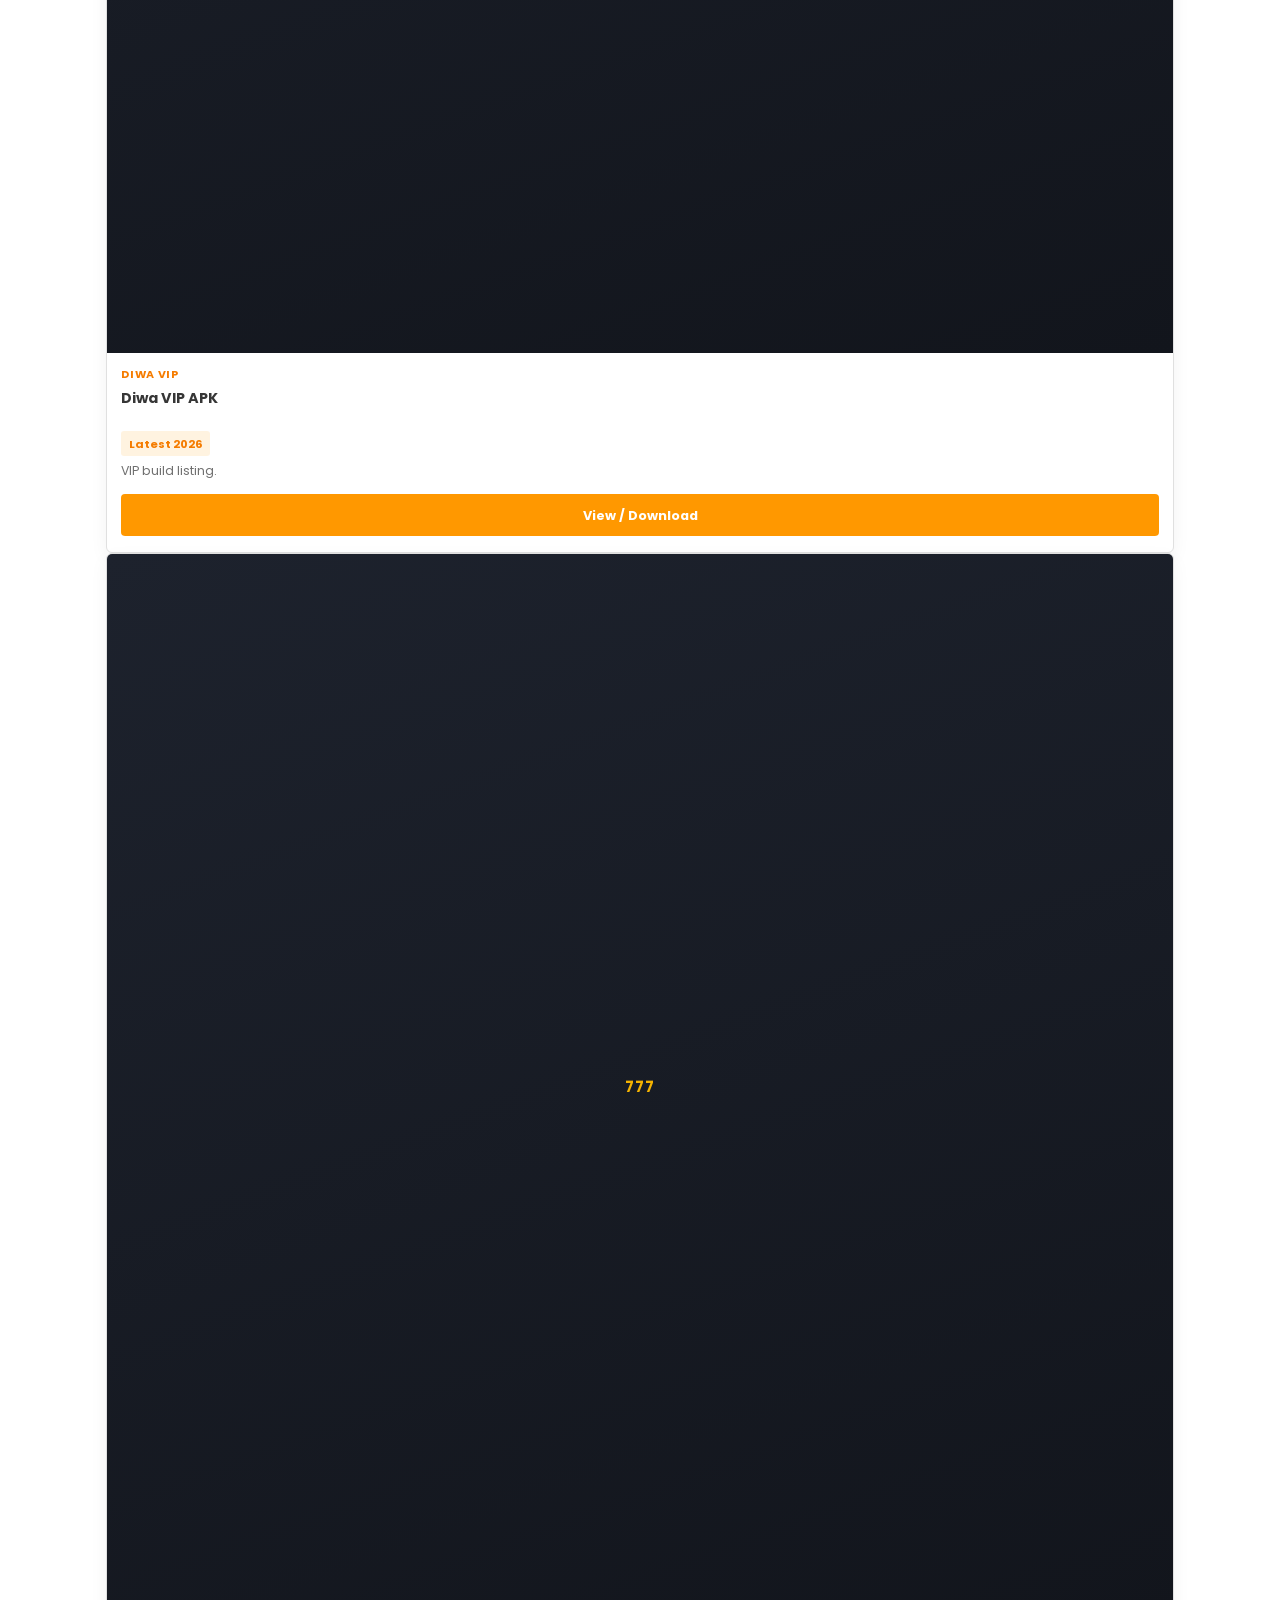
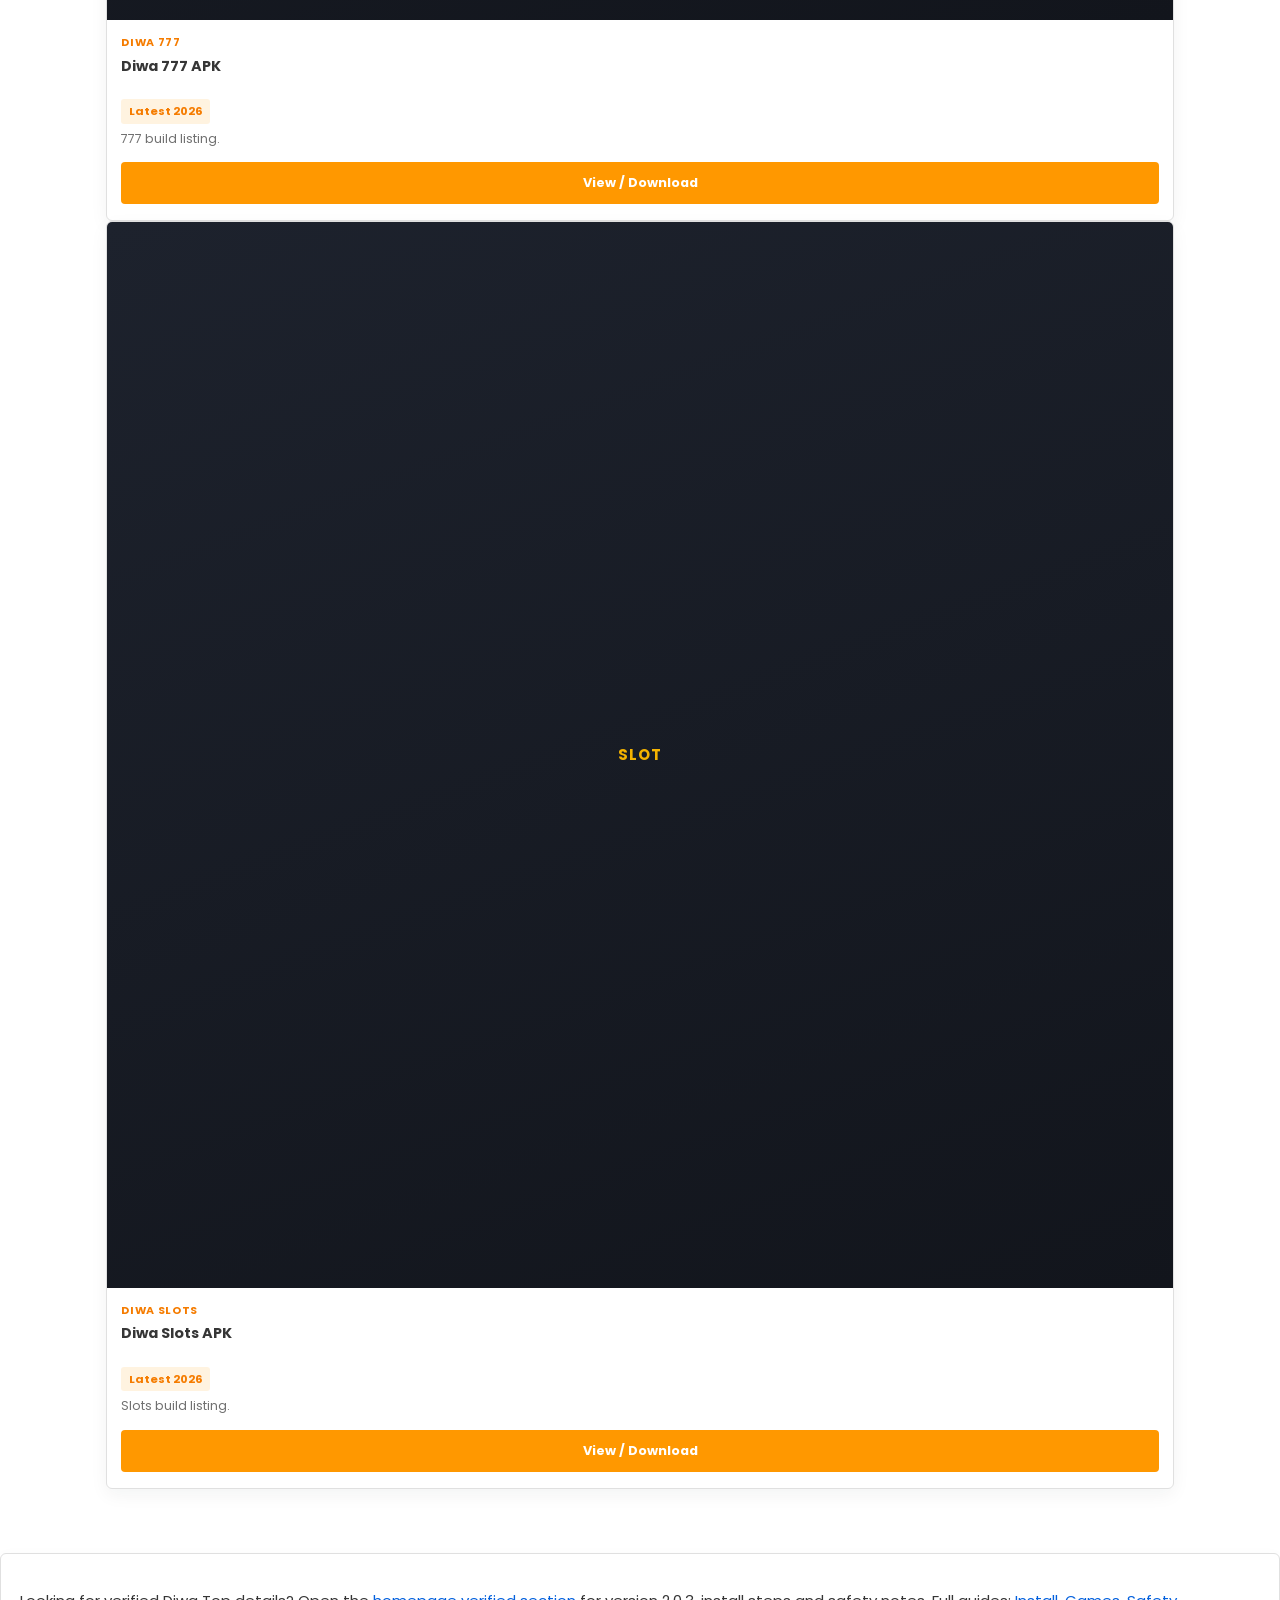
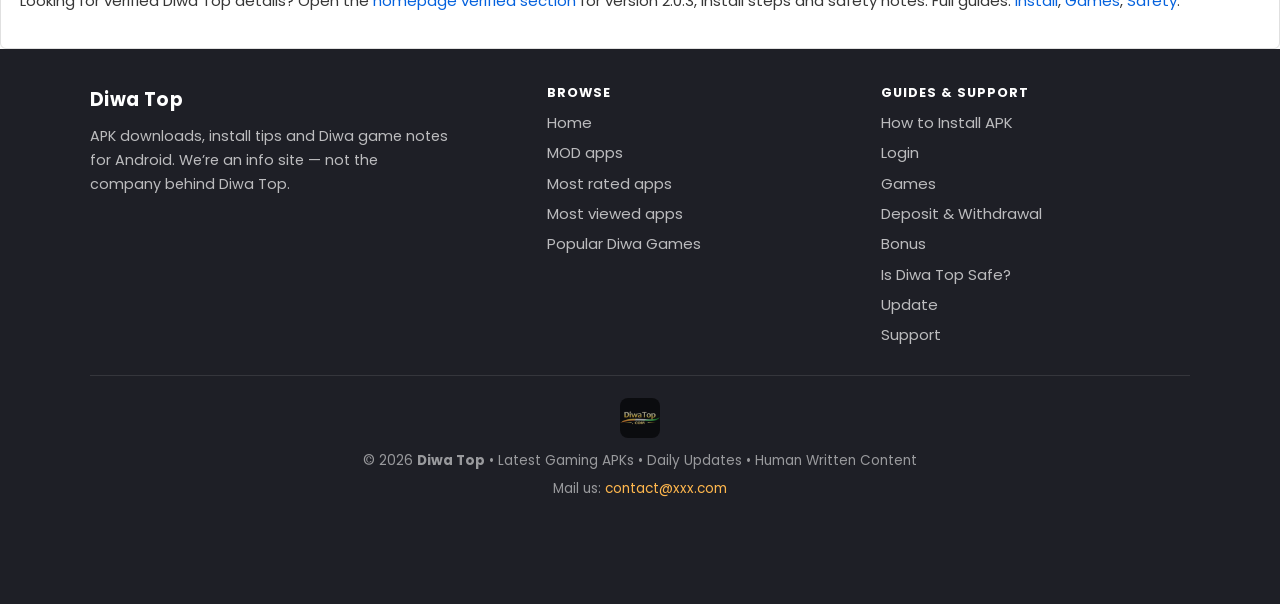
<file: most-viewed-apps.html>
<!DOCTYPE html><html lang="en"><head><meta charset="utf-8"><meta name="viewport" content="width=device-width, initial-scale=1"><title>Most Viewed</title><link href="https://fonts.googleapis.com/css2?family=Poppins:wght@400;600;700&display=swap" rel="stylesheet"><link rel="stylesheet" href="assets/css/main.css?v=7.1.2"></head><body><header class="dt-header">
  <div class="dt-header__inner">
    <a class="dt-logo" href="index.html">
      <img src="assets/img/logo-diwatop-com.png?v=710" width="48" height="48" alt="Diwa Top">
      <span>Diwa Top</span>
    </a>
    <button class="dt-menu-toggle" type="button" aria-expanded="false">Menu</button>
    <nav class="dt-nav" aria-label="Primary">
      <a href="index.html">Home</a>
      <a href="mod-apps.html">MOD apps</a>
      <a href="most-rated-apps.html">Most rated apps</a>
      <a href="most-viewed-apps.html">Most viewed apps</a>
    </nav>
  </div>
</header><main>
  <section class="dt-page-hero"><div class="dt-wrap">
    <p class="dt-kicker">Browse</p>
    <h1>Most Viewed Apps</h1>
    <p>Most viewed APK guides and downloads — daily updated Hi-English listings.</p>
  </div></section>
  <div class="dt-wrap">
    <div class="dt-cats">
      <a href="index.html">Home</a>
      <a href="most-rated-apps.html">Most Rated</a>
      <a href="most-viewed-apps.html">Most Viewed</a>
      <a href="mod-apps.html">MOD Apps</a>
    </div>
    <div class="dt-grid">
      <article class="dt-app">
        <div class="dt-app__thumb"><img src="assets/img/card-top.jpg?v=712" alt="Diwa Top" width="400" height="400" loading="lazy"></div>
        <div class="dt-app__body">
          <div class="dt-app__cat">Diwa Top</div>
          <h3><a href="https://diwatop.com/" target="_blank" rel="noopener">Diwa Top APK 2026</a></h3>
          <span class="dt-app__bonus">Up to ₹75–₹500 signup bonus (confirm in current app)</span>
          <p>Main Diwa Top download guide.</p>
          <a class="dt-btn dt-btn--block" href="https://diwatop.com/" target="_blank" rel="noopener">View / Download</a>
        </div>
      </article>
      <article class="dt-app">
        <div class="dt-app__thumb"><img src="assets/img/card-win.jpg?v=712" alt="Diwa Win" width="400" height="400" loading="lazy"></div>
        <div class="dt-app__body">
          <div class="dt-app__cat">Diwa Win</div>
          <h3><a href="https://diwawin.com/" target="_blank" rel="noopener">Diwa Win APK</a></h3>
          <span class="dt-app__bonus">Latest 2026</span>
          <p>Diwa Win people open a lot.</p>
          <a class="dt-btn dt-btn--block" href="https://diwawin.com/" target="_blank" rel="noopener">View / Download</a>
        </div>
      </article>
      <article class="dt-app">
        <div class="dt-app__thumb"><img src="assets/img/card-game.jpg?v=712" alt="Diwa Game" width="400" height="400" loading="lazy"></div>
        <div class="dt-app__body">
          <div class="dt-app__cat">Diwa Game</div>
          <h3><a href="https://diwagame.com/" target="_blank" rel="noopener">Diwa Game APK</a></h3>
          <span class="dt-app__bonus">Latest 2026</span>
          <p>Short Diwa Game APK notes.</p>
          <a class="dt-btn dt-btn--block" href="https://diwagame.com/" target="_blank" rel="noopener">View / Download</a>
        </div>
      </article>
      <article class="dt-app">
        <div class="dt-app__thumb"><img src="assets/img/card-vip.jpg?v=712" alt="Diwa VIP" width="400" height="400" loading="lazy"></div>
        <div class="dt-app__body">
          <div class="dt-app__cat">Diwa VIP</div>
          <h3><a href="https://diwavip.com/" target="_blank" rel="noopener">Diwa VIP APK</a></h3>
          <span class="dt-app__bonus">Latest 2026</span>
          <p>VIP build listing.</p>
          <a class="dt-btn dt-btn--block" href="https://diwavip.com/" target="_blank" rel="noopener">View / Download</a>
        </div>
      </article>
      <article class="dt-app">
        <div class="dt-app__thumb"><img src="assets/img/diwatop-banner3.jpeg?v=712" alt="Diwa 777" width="400" height="400" loading="lazy"></div>
        <div class="dt-app__body">
          <div class="dt-app__cat">Diwa 777</div>
          <h3><a href="index.html#popular">Diwa 777 APK</a></h3>
          <span class="dt-app__bonus">Latest 2026</span>
          <p>777 build listing.</p>
          <a class="dt-btn dt-btn--block" href="index.html#popular">View / Download</a>
        </div>
      </article>
      <article class="dt-app">
        <div class="dt-app__thumb"><img src="assets/img/diwa-top-game.webp?v=712" alt="Diwa Slots" width="400" height="400" loading="lazy"></div>
        <div class="dt-app__body">
          <div class="dt-app__cat">Diwa Slots</div>
          <h3><a href="index.html#popular">Diwa Slots APK</a></h3>
          <span class="dt-app__bonus">Latest 2026</span>
          <p>Slots build listing.</p>
          <a class="dt-btn dt-btn--block" href="index.html#popular">View / Download</a>
        </div>
      </article>
    </div><div class="dt-app__body"><div class="dt-app__cat">Diwa Top</div><h3><a href="index.html#verified">Diwa Top APK 2026</a></h3><span class="dt-app__bonus">Up to ₹75–₹500 signup bonus (confirm in current app)</span><p>Main Diwa Top download guide.</p><a class="dt-btn dt-btn--block" href="index.html#verified">View / Download</a></div></article><article class="dt-app"><div class="dt-app__thumb">WIN</div><div class="dt-app__body"><div class="dt-app__cat">Diwa Win</div><h3><a href="index.html#popular">Diwa Win APK</a></h3><span class="dt-app__bonus">Latest 2026</span><p>Diwa Win people open a lot.</p><a class="dt-btn dt-btn--block" href="index.html#popular">View / Download</a></div></article><article class="dt-app"><div class="dt-app__thumb">GAME</div><div class="dt-app__body"><div class="dt-app__cat">Diwa Game</div><h3><a href="index.html#popular">Diwa Game APK</a></h3><span class="dt-app__bonus">Latest 2026</span><p>Short Diwa Game APK notes.</p><a class="dt-btn dt-btn--block" href="index.html#popular">View / Download</a></div></article><article class="dt-app"><div class="dt-app__thumb">VIP</div><div class="dt-app__body"><div class="dt-app__cat">Diwa VIP</div><h3><a href="index.html#popular">Diwa VIP APK</a></h3><span class="dt-app__bonus">Latest 2026</span><p>VIP build listing.</p><a class="dt-btn dt-btn--block" href="index.html#popular">View / Download</a></div></article><article class="dt-app"><div class="dt-app__thumb">777</div><div class="dt-app__body"><div class="dt-app__cat">Diwa 777</div><h3><a href="index.html#popular">Diwa 777 APK</a></h3><span class="dt-app__bonus">Latest 2026</span><p>777 build listing.</p><a class="dt-btn dt-btn--block" href="index.html#popular">View / Download</a></div></article><article class="dt-app"><div class="dt-app__thumb">SLOT</div><div class="dt-app__body"><div class="dt-app__cat">Diwa Slots</div><h3><a href="index.html#popular">Diwa Slots APK</a></h3><span class="dt-app__bonus">Latest 2026</span><p>Slots build listing.</p><a class="dt-btn dt-btn--block" href="index.html#popular">View / Download</a></div></article></div>
    <div class="dt-panel">
      <p>Looking for verified Diwa Top details? Open the <a href="index.html#verified">homepage verified section</a> for version 2.0.3, install steps and safety notes. Full guides: <a href="how-to-install-apk.html">Install</a>, <a href="games.html">Games</a>, <a href="is-diwa-top-safe.html">Safety</a>.</p>
    </div>
  </div>
</main><footer class="dt-footer">
  <div class="dt-footer__inner">
    <div>
      <a class="dt-logo" href="index.html" style="display:inline-block;margin-bottom:0.6rem">Diwa Top</a>
      <p style="margin:0;max-width:40ch;font-size:0.9rem">
        APK downloads, install tips and Diwa game notes for Android. We’re an info site — not the company behind Diwa Top.
      </p>
    </div>
    <div>
      <h3>Browse</h3>
      <ul>
        <li><a href="index.html">Home</a></li>
        <li><a href="mod-apps.html">MOD apps</a></li>
        <li><a href="most-rated-apps.html">Most rated apps</a></li>
        <li><a href="most-viewed-apps.html">Most viewed apps</a></li>
        <li><a href="index.html#popular">Popular Diwa Games</a></li>
      </ul>
    </div>
    <div>
      <h3>Guides &amp; Support</h3>
      <ul>
        <li><a href="how-to-install-apk.html">How to Install APK</a></li>
        <li><a href="login.html">Login</a></li>
        <li><a href="games.html">Games</a></li>
        <li><a href="deposit-withdrawal.html">Deposit &amp; Withdrawal</a></li>
        <li><a href="bonus.html">Bonus</a></li>
        <li><a href="is-diwa-top-safe.html">Is Diwa Top Safe?</a></li>
        <li><a href="update.html">Update</a></li>
        <li><a href="customer-care.html">Support</a></li>
      </ul>
    </div>
  </div>
  <div class="dt-footer__legal">
    <img class="dt-footer__logo" src="assets/img/logo-diwatop-com.png?v=710" width="40" height="40" alt="">
    <p style="margin:0">© 2026 <strong>Diwa Top</strong> • Latest Gaming APKs • Daily Updates • Human Written Content</p>
    <p style="margin:0.35rem 0 0">Mail us: <a href="mailto:contact@xxx.com" style="color:#ffb74d">contact@xxx.com</a></p>
  </div>
</footer><script src="assets/js/main.js?v=7.1.2"></script></body></html>
</file>
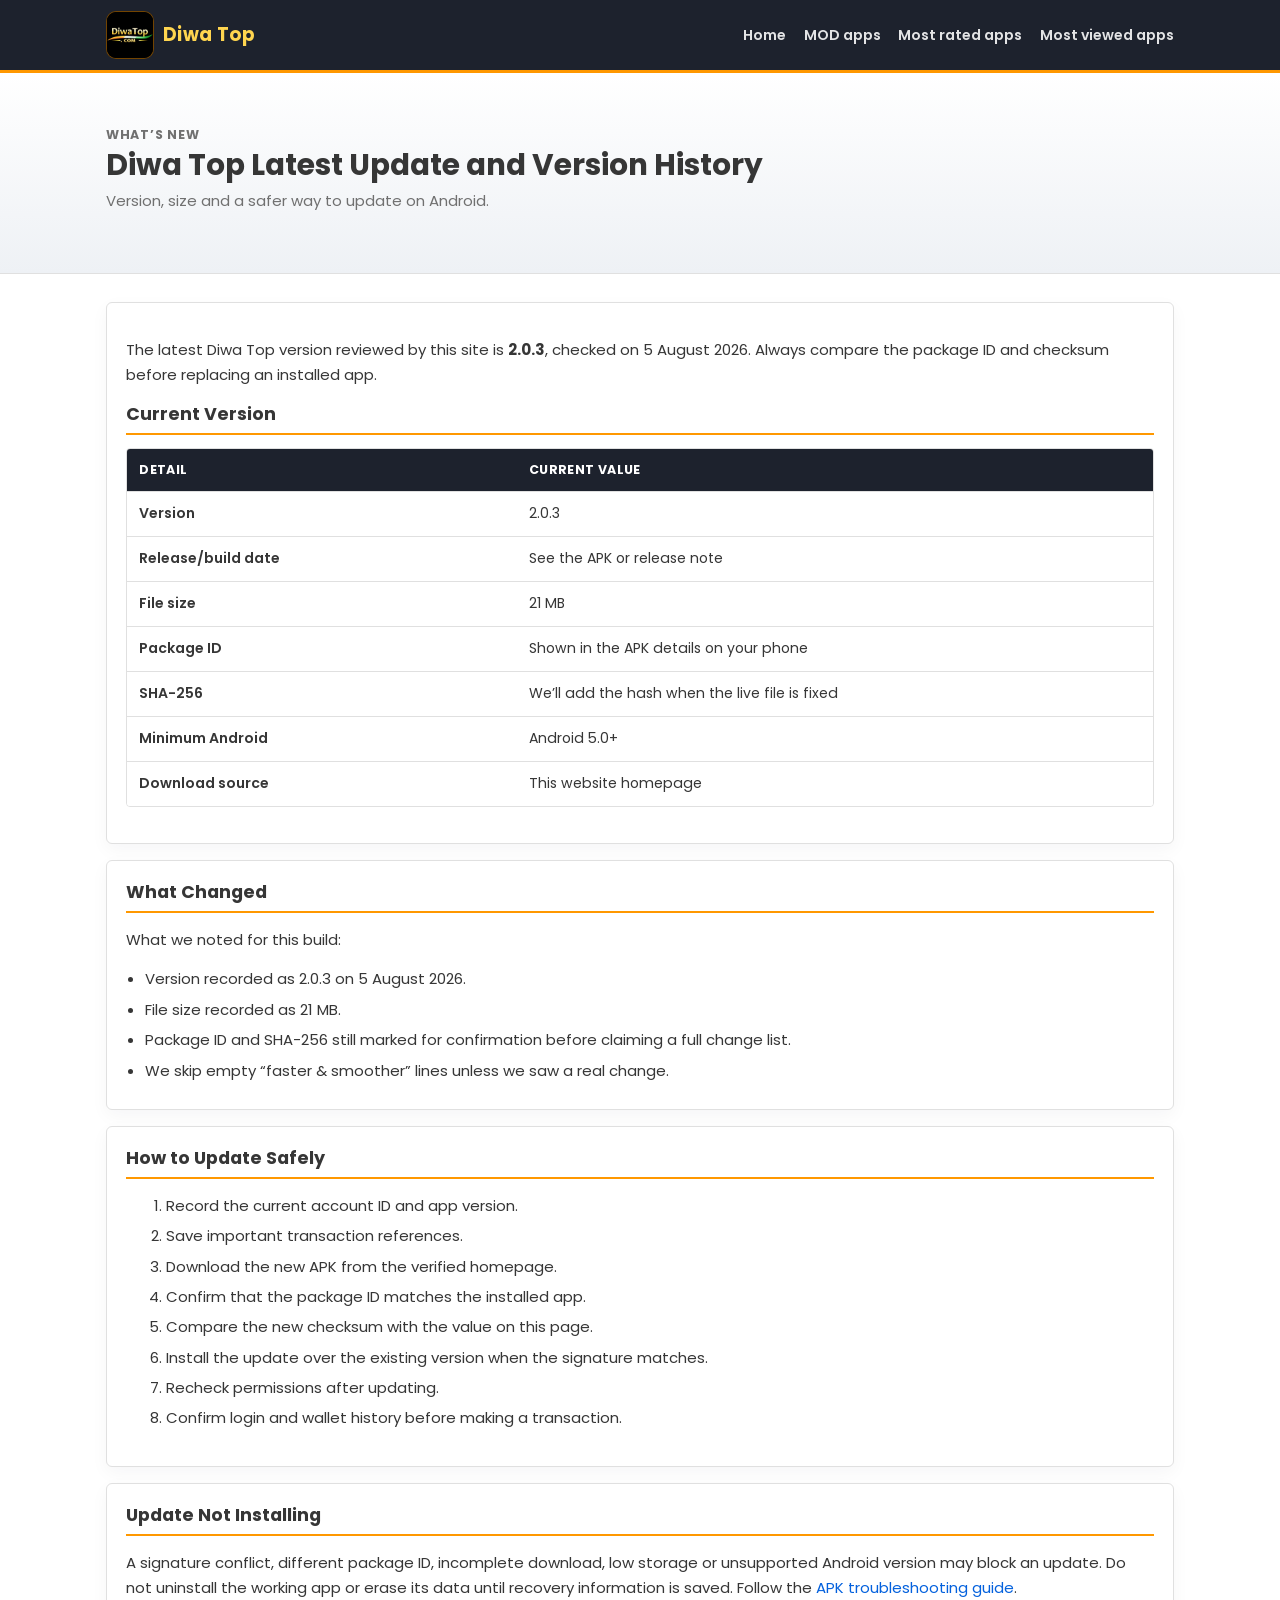
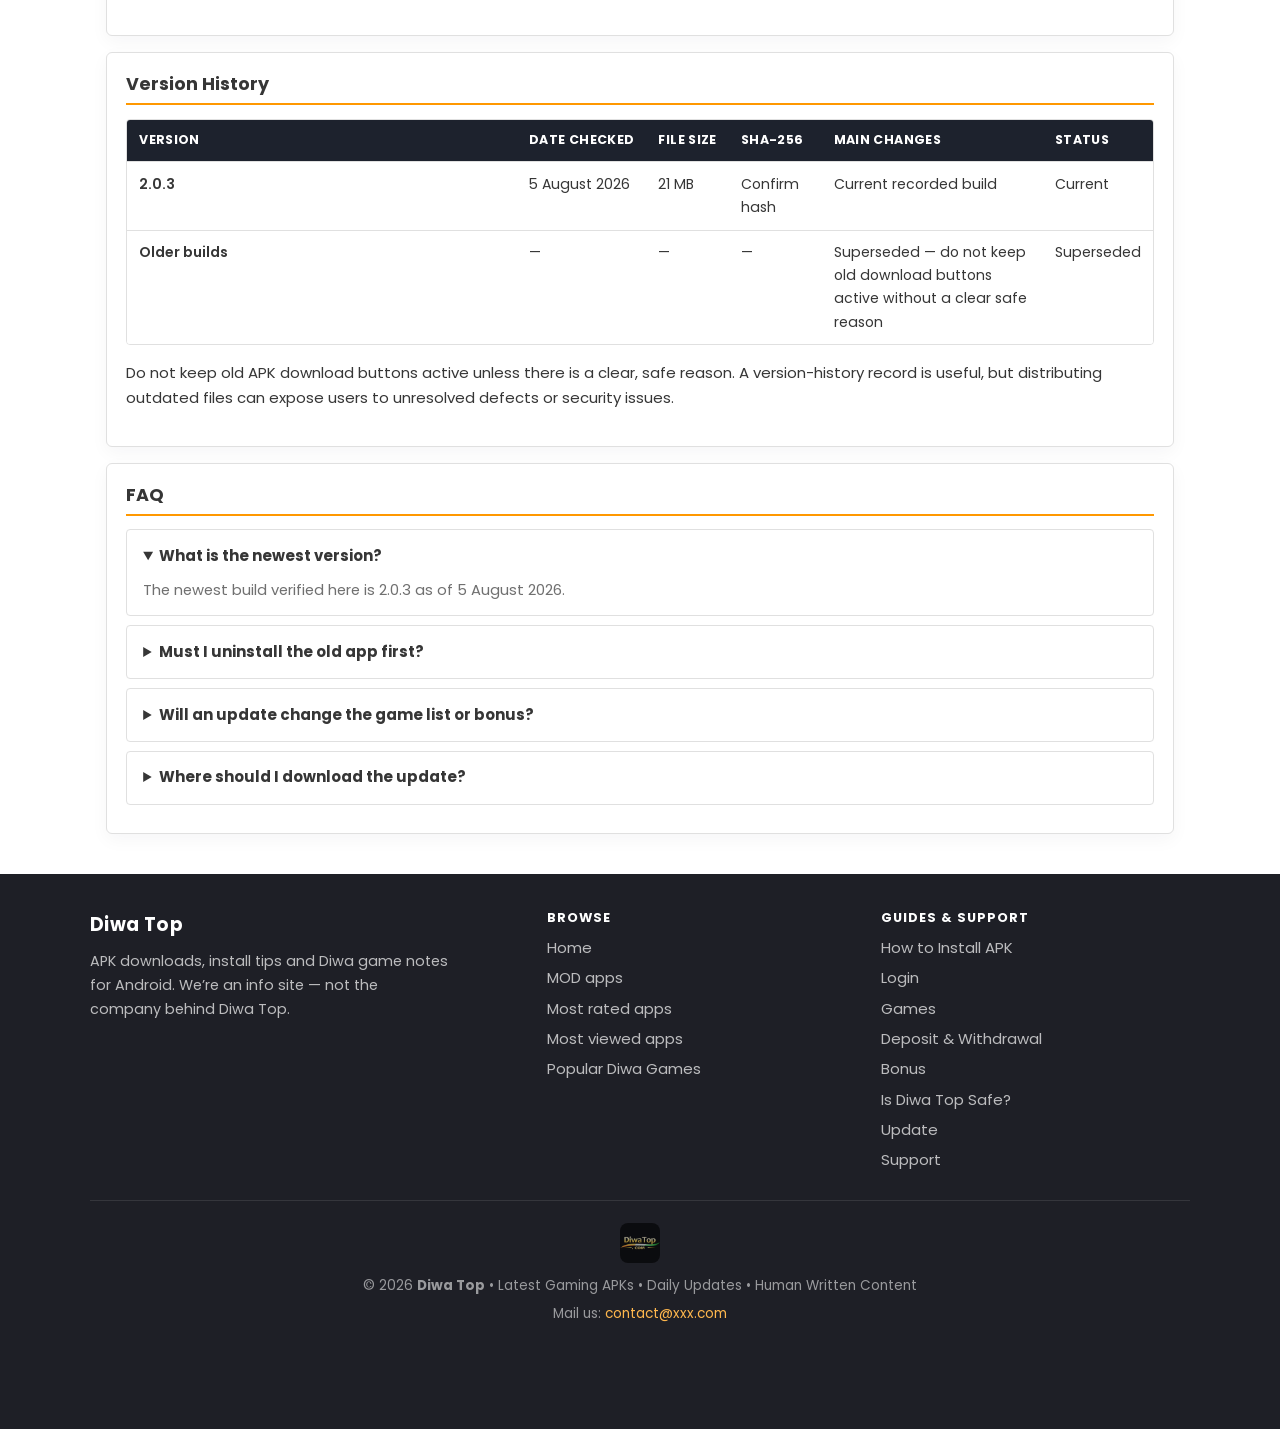
<file: update.html>
<!DOCTYPE html><html lang="en"><head><meta charset="utf-8"><meta name="viewport" content="width=device-width, initial-scale=1"><title>Update</title><link href="https://fonts.googleapis.com/css2?family=Poppins:wght@400;600;700&display=swap" rel="stylesheet"><link rel="stylesheet" href="assets/css/main.css?v=7.1.2"></head><body><header class="dt-header">
  <div class="dt-header__inner">
    <a class="dt-logo" href="index.html">
      <img src="assets/img/logo-diwatop-com.png?v=710" width="48" height="48" alt="Diwa Top">
      <span>Diwa Top</span>
    </a>
    <button class="dt-menu-toggle" type="button" aria-expanded="false">Menu</button>
    <nav class="dt-nav" aria-label="Primary">
      <a href="index.html">Home</a>
      <a href="mod-apps.html">MOD apps</a>
      <a href="most-rated-apps.html">Most rated apps</a>
      <a href="most-viewed-apps.html">Most viewed apps</a>
    </nav>
  </div>
</header><main>
  <section class="dt-page-hero"><div class="dt-wrap">
    <p class="dt-kicker">What’s new</p>
    <h1>Diwa Top Latest Update and Version History</h1>
    <p>Version, size and a safer way to update on Android.</p>
  </div></section>
  <div class="dt-wrap dt-guide">
    <div class="dt-panel">
      <p>The latest Diwa Top version reviewed by this site is <strong>2.0.3</strong>, checked on 5 August 2026. Always compare the package ID and checksum before replacing an installed app.</p>
      <h2>Current Version</h2>
      <div class="dt-table-wrap"><table class="dt-table"><thead><tr><th>Detail</th><th>Current value</th></tr></thead><tbody><tr><td>Version</td><td>2.0.3</td></tr><tr><td>Release/build date</td><td>See the APK or release note</td></tr><tr><td>File size</td><td>21 MB</td></tr><tr><td>Package ID</td><td>Shown in the APK details on your phone</td></tr><tr><td>SHA-256</td><td>We’ll add the hash when the live file is fixed</td></tr><tr><td>Minimum Android</td><td>Android 5.0+</td></tr><tr><td>Download source</td><td>This website homepage</td></tr></tbody></table></div>
    </div>
    <div class="dt-panel"><h2>What Changed</h2>
      <p>What we noted for this build:</p>
      <ul><li>Version recorded as 2.0.3 on 5 August 2026.</li><li>File size recorded as 21 MB.</li><li>Package ID and SHA-256 still marked for confirmation before claiming a full change list.</li><li>We skip empty “faster & smoother” lines unless we saw a real change.</li></ul>
    </div>
    <div class="dt-panel"><h2>How to Update Safely</h2>
      <ol><li>Record the current account ID and app version.</li><li>Save important transaction references.</li><li>Download the new APK from the verified homepage.</li><li>Confirm that the package ID matches the installed app.</li><li>Compare the new checksum with the value on this page.</li><li>Install the update over the existing version when the signature matches.</li><li>Recheck permissions after updating.</li><li>Confirm login and wallet history before making a transaction.</li></ol>
    </div>
    <div class="dt-panel"><h2>Update Not Installing</h2>
      <p>A signature conflict, different package ID, incomplete download, low storage or unsupported Android version may block an update. Do not uninstall the working app or erase its data until recovery information is saved. Follow the <a href="how-to-install-apk.html">APK troubleshooting guide</a>.</p>
    </div>
    <div class="dt-panel"><h2>Version History</h2>
      <div class="dt-table-wrap"><table class="dt-table"><thead><tr><th>Version</th><th>Date checked</th><th>File size</th><th>SHA-256</th><th>Main changes</th><th>Status</th></tr></thead><tbody><tr><td>2.0.3</td><td>5 August 2026</td><td>21 MB</td><td>Confirm hash</td><td>Current recorded build</td><td>Current</td></tr><tr><td>Older builds</td><td>—</td><td>—</td><td>—</td><td>Superseded — do not keep old download buttons active without a clear safe reason</td><td>Superseded</td></tr></tbody></table></div>
      <p>Do not keep old APK download buttons active unless there is a clear, safe reason. A version-history record is useful, but distributing outdated files can expose users to unresolved defects or security issues.</p>
    </div>
    <div class="dt-panel"><h2>FAQ</h2>
      <div class="dt-faq">
<details open><summary>What is the newest version?</summary><p>The newest build verified here is 2.0.3 as of 5 August 2026.</p></details>
<details><summary>Must I uninstall the old app first?</summary><p>Normally not when the package and signature match. If Android asks you to uninstall first, verify that the file is genuinely from the same developer before proceeding.</p></details>
<details><summary>Will an update change the game list or bonus?</summary><p>It may. Review the current lobby and promotion terms after every update.</p></details>
<details><summary>Where should I download the update?</summary><p>Use the verified link on the homepage rather than a file shared by an unknown account.</p></details>
</div>
    </div>
  </div>
</main><footer class="dt-footer">
  <div class="dt-footer__inner">
    <div>
      <a class="dt-logo" href="index.html" style="display:inline-block;margin-bottom:0.6rem">Diwa Top</a>
      <p style="margin:0;max-width:40ch;font-size:0.9rem">
        APK downloads, install tips and Diwa game notes for Android. We’re an info site — not the company behind Diwa Top.
      </p>
    </div>
    <div>
      <h3>Browse</h3>
      <ul>
        <li><a href="index.html">Home</a></li>
        <li><a href="mod-apps.html">MOD apps</a></li>
        <li><a href="most-rated-apps.html">Most rated apps</a></li>
        <li><a href="most-viewed-apps.html">Most viewed apps</a></li>
        <li><a href="index.html#popular">Popular Diwa Games</a></li>
      </ul>
    </div>
    <div>
      <h3>Guides &amp; Support</h3>
      <ul>
        <li><a href="how-to-install-apk.html">How to Install APK</a></li>
        <li><a href="login.html">Login</a></li>
        <li><a href="games.html">Games</a></li>
        <li><a href="deposit-withdrawal.html">Deposit &amp; Withdrawal</a></li>
        <li><a href="bonus.html">Bonus</a></li>
        <li><a href="is-diwa-top-safe.html">Is Diwa Top Safe?</a></li>
        <li><a href="update.html">Update</a></li>
        <li><a href="customer-care.html">Support</a></li>
      </ul>
    </div>
  </div>
  <div class="dt-footer__legal">
    <img class="dt-footer__logo" src="assets/img/logo-diwatop-com.png?v=710" width="40" height="40" alt="">
    <p style="margin:0">© 2026 <strong>Diwa Top</strong> • Latest Gaming APKs • Daily Updates • Human Written Content</p>
    <p style="margin:0.35rem 0 0">Mail us: <a href="mailto:contact@xxx.com" style="color:#ffb74d">contact@xxx.com</a></p>
  </div>
</footer><script src="assets/js/main.js?v=7.1.2"></script></body></html>
</file>
<file: assets/css/main.css>
/* Directory theme — rebuilt to match the diwatop.co.in reference (Appyn dark header + yellow-bordered content). */

:root {
  --dt-header: #1d222d;
  --dt-header-2: #1e1f26;
  --dt-orange: #ff9800;
  --dt-orange-deep: #f57c00;
  --dt-gold: #f5b301;
  --dt-yellow-border: #ffd54f;
  --dt-purple: #7b1fa2;
  --dt-purple-line: #e8def8;
  --dt-green: #2ecc71;
  --dt-blue: #1eb7ea;
  --dt-ink: #363636;
  --dt-muted: #707070;
  --dt-line: #e0e0e0;
  --dt-bg: #ffffff;
  --dt-max: 1100px;
  --font: Poppins, system-ui, sans-serif;
}

*, *::before, *::after { box-sizing: border-box; }
html { -webkit-text-size-adjust: 100%; }
body {
  margin: 0;
  font-family: var(--font);
  font-size: 15px;
  line-height: 1.65;
  color: var(--dt-ink);
  background: var(--dt-bg);
}
img { max-width: 100%; height: auto; display: block; }
a { color: #0461dd; text-decoration: none; }
a:hover { color: var(--dt-orange-deep); }
h1, h2, h3 { font-weight: 700; line-height: 1.25; margin: 0 0 0.6rem; color: var(--dt-ink); }

/* ===== Header (Appyn dark, orange bottom border) ===== */
.dt-header {
  background: var(--dt-header);
  border-bottom: 3px solid var(--dt-orange);
  position: sticky;
  top: 0;
  z-index: 100;
}
.dt-header__inner {
  max-width: var(--dt-max);
  margin: 0 auto;
  padding: 0.7rem 1rem;
  display: flex;
  align-items: center;
  justify-content: space-between;
  gap: 1rem;
  flex-wrap: wrap;
}
.dt-logo {
  display: inline-flex;
  align-items: center;
  gap: 0.55rem;
  color: #fff !important;
  font-weight: 700;
  font-size: 1.15rem;
  letter-spacing: 0.02em;
  text-decoration: none !important;
}
.dt-logo img {
  width: 48px;
  height: 48px;
  border-radius: 10px;
  object-fit: cover;
  border: 1px solid rgba(255, 152, 0, 0.45);
  background: #000;
}
.dt-logo span { color: #ffd54f; }
.dt-nav {
  display: flex;
  flex-wrap: wrap;
  gap: 0.2rem 1.1rem;
  align-items: center;
}
.dt-nav a {
  color: rgba(255, 255, 255, 0.88);
  font-weight: 600;
  font-size: 0.88rem;
  min-height: 44px;
  display: inline-flex;
  align-items: center;
}
.dt-nav a:hover,
.dt-nav a[aria-current="page"] { color: var(--dt-orange); }
.dt-menu-toggle {
  display: none;
  background: rgba(255, 255, 255, 0.08);
  border: 1px solid rgba(255, 255, 255, 0.2);
  color: #fff;
  border-radius: 4px;
  padding: 0.5rem 0.8rem;
  font-weight: 600;
  min-height: 44px;
  cursor: pointer;
}

/* ===== Hero (yellow-bordered rounded card) ===== */
.dt-hero {
  background: #fff;
  padding: 1.75rem 1rem 1rem;
  text-align: center;
}
.dt-hero-card {
  max-width: 820px;
  margin: 0 auto;
  background: #fff;
  border: 3px solid var(--dt-yellow-border);
  border-radius: 14px;
  padding: 1.5rem 1.2rem 1.6rem;
  box-shadow: 0 10px 28px rgba(29, 34, 45, 0.06);
}
.dt-hero-logo {
  width: 120px;
  height: 120px;
  margin: 0 auto 0.85rem;
  border-radius: 18px;
  object-fit: cover;
  border: 2px solid #ffb300;
  box-shadow: 0 8px 18px rgba(0, 0, 0, 0.12);
  background: #000;
}
.dt-hero h1 {
  font-size: clamp(1.55rem, 4vw, 2.1rem);
  margin-bottom: 0.6rem;
}
.dt-hero h1 span { color: #f5a623; }
.dt-hero-card > p {
  margin: 0 auto 1rem;
  max-width: 58ch;
  color: var(--dt-muted);
}
.dt-checks {
  display: flex;
  flex-wrap: wrap;
  gap: 0.5rem 1.1rem;
  justify-content: center;
  margin: 0 auto 1.1rem;
  max-width: 42rem;
}
.dt-checks span {
  color: var(--dt-purple);
  font-size: 0.85rem;
  font-weight: 700;
}
.dt-hero-ctas {
  margin: 1.25rem 0 0;
  display: flex;
  flex-direction: column;
  align-items: center;
  gap: 0.5rem;
}
.dt-hero-appname {
  font-weight: 700;
  font-size: 1rem;
  color: var(--dt-ink);
  letter-spacing: 0.02em;
}
.dt-link-explore {
  font-weight: 700;
  color: var(--dt-muted);
  font-size: 1.05rem;
}

/* ===== Page wrap / section titles ===== */
.dt-wrap {
  max-width: var(--dt-max);
  margin: 0 auto;
  padding: 1.75rem 1rem 2.5rem;
}
.dt-section-title {
  display: flex;
  align-items: center;
  justify-content: space-between;
  gap: 1rem;
  margin: 0 0 1rem;
}
.dt-section-title h2 { margin: 0; font-size: 1.2rem; }
.dt-section-title a {
  font-size: 0.82rem;
  font-weight: 600;
  color: var(--dt-orange-deep);
}
.dt-section-title--accent {
  border-left: 4px solid var(--dt-yellow-border);
  padding-left: 0.85rem;
}
.dt-section-title--inner {
  margin-top: 0.5rem;
  border-left: 4px solid var(--dt-yellow-border);
  padding-left: 0.85rem;
}
.dt-lead {
  margin: 0 0 1.5rem;
  color: var(--dt-ink);
  font-size: 0.95rem;
  max-width: 75ch;
}

.dt-eyebrow {
  text-align: center;
  color: var(--dt-muted);
  font-size: 0.85rem;
  margin: 0 0 0.5rem;
}
.dt-latest-heading {
  font-size: 1.05rem;
  padding-bottom: 0.6rem;
  border-bottom: 1px solid var(--dt-line);
}
.dt-latest-apps {
  display: flex;
  flex-wrap: wrap;
  gap: 1rem;
  margin: 1rem 0 2rem;
}
.dt-latest-app {
  width: 160px;
  background: #fff;
  border: 1px solid var(--dt-line);
  border-radius: 10px;
  padding: 0.75rem;
  box-shadow: 0 8px 20px rgba(29, 34, 45, 0.08);
  color: var(--dt-ink) !important;
  display: flex;
  flex-direction: column;
  gap: 0.15rem;
}
.dt-latest-app img {
  width: 100%;
  aspect-ratio: 1;
  object-fit: cover;
  border-radius: 8px;
  margin-bottom: 0.5rem;
}
.dt-latest-app__title {
  font-size: 0.82rem;
  color: var(--dt-muted);
  white-space: nowrap;
  overflow: hidden;
  text-overflow: ellipsis;
}
.dt-latest-app__bonus {
  font-size: 0.78rem;
  color: var(--dt-ink);
  font-weight: 600;
}
.dt-latest-app__cat {
  font-size: 0.78rem;
  color: var(--dt-muted);
}
.dt-latest-app:hover { border-color: var(--dt-orange); }

/* ===== Yellow-bordered content panel (Appyn ref) ===== */
.dt-panel {
  background: #fff;
  border: 1px solid var(--dt-line);
  border-radius: 6px;
  padding: 1.25rem 1.2rem;
  margin-top: 1.5rem;
  box-shadow: 0 6px 18px rgba(29, 34, 45, 0.04);
}
.dt-panel h2 {
  font-size: 1.1rem;
  padding-bottom: 0.5rem;
  border-bottom: 2px solid var(--dt-orange);
  margin-bottom: 0.85rem;
}
.dt-panel ul { margin: 0; padding-left: 1.15rem; }
.dt-panel li { margin-bottom: 0.35rem; }

.dt-panel--yellow {
  border: 3px solid var(--dt-yellow-border);
  border-radius: 14px;
  padding: 1.75rem 1.5rem 2rem;
  box-shadow: 0 10px 28px rgba(29, 34, 45, 0.06);
}
.dt-panel--yellow h2 {
  border-bottom: 0;
  padding-bottom: 0;
  margin-bottom: 0.75rem;
}
.dt-panel--yellow > h2:not(:first-child) { margin-top: 1.75rem; }
.dt-gold { color: var(--dt-gold) !important; }

.dt-steps {
  margin: 0 0 0.5rem;
  padding-left: 1.3rem;
}
.dt-steps li { margin-bottom: 0.5rem; }

.dt-download-all {
  text-align: center;
  margin: 0 0 1.25rem;
}
.dt-download-all a {
  color: var(--dt-gold);
  font-weight: 700;
  font-size: 1rem;
}

/* ===== Popular games grid (yellow-bordered cards) ===== */
.dt-popular {
  display: grid;
  grid-template-columns: repeat(3, minmax(0, 1fr));
  gap: 1.1rem;
  margin-bottom: 1.25rem;
}
.dt-popular__card {
  background: #fff;
  border: 2px solid var(--dt-yellow-border);
  border-radius: 12px;
  padding: 1.25rem 1rem;
  text-align: center;
  color: var(--dt-ink) !important;
  display: flex;
  flex-direction: column;
  align-items: center;
  gap: 0.3rem;
}
.dt-popular__card img {
  width: 96px;
  height: 96px;
  object-fit: cover;
  border-radius: 10px;
  margin-bottom: 0.6rem;
}
.dt-popular__card strong { color: var(--dt-gold); font-size: 1.05rem; }
.dt-popular__card span { font-size: 0.85rem; color: var(--dt-muted); }
.dt-popular__card em {
  font-style: normal;
  font-size: 0.85rem;
  font-weight: 700;
  color: var(--dt-blue);
  margin-top: 0.4rem;
}
.dt-popular__card:hover { border-color: var(--dt-orange); }

/* ===== Checklists ===== */
.dt-check-list {
  columns: 2;
  column-gap: 1.5rem;
  margin: 0 0 0.5rem;
  padding-left: 1.1rem;
  list-style: none;
}
.dt-check-list li {
  break-inside: avoid;
  margin-bottom: 0.5rem;
  padding-left: 0;
}
.dt-check-list--green li { color: var(--dt-ink); }

/* ===== FAQ ===== */
.dt-faq details {
  background: #fff;
  border: 1px solid var(--dt-line);
  border-radius: 4px;
  padding: 0.85rem 1rem;
  margin-bottom: 0.55rem;
}
.dt-faq summary { cursor: pointer; font-weight: 700; }
.dt-faq p { margin: 0.55rem 0 0; color: var(--dt-muted); font-size: 0.92rem; }

/* ===== Disclaimer ===== */
.dt-disclaimer {
  background: #fff8e6;
  border: 1px solid #ffe082;
  border-left: 4px solid var(--dt-orange);
  padding: 1rem 1.1rem;
  margin-top: 1.5rem;
  font-size: 0.88rem;
  color: #5d4e37;
}

/* ===== Floating Telegram pill ===== */
.dt-telegram {
  margin-top: 1.25rem;
  background: var(--dt-header);
  color: #fff;
  padding: 1.1rem 1.25rem;
  border-radius: 6px;
  display: flex;
  flex-wrap: wrap;
  gap: 1rem;
  align-items: center;
  justify-content: space-between;
  border-left: 4px solid var(--dt-blue);
}
.dt-telegram h2 { color: #fff; margin: 0 0 0.2rem; font-size: 1rem; }
.dt-telegram p { margin: 0; color: rgba(255, 255, 255, 0.7); font-size: 0.88rem; }
.dt-telegram--floating {
  position: fixed;
  left: 50%;
  bottom: 18px;
  transform: translateX(-50%);
  margin: 0;
  padding: 0;
  background: transparent;
  border-left: 0;
  z-index: 90;
  width: auto;
}
.dt-tg-pill {
  display: inline-flex;
  align-items: center;
  justify-content: center;
  min-height: 48px;
  padding: 0.65rem 1.6rem;
  border-radius: 999px;
  background: #fff;
  color: #455a64 !important;
  font-weight: 800;
  letter-spacing: 0.04em;
  font-size: 0.85rem;
  box-shadow: 0 8px 24px rgba(0, 0, 0, 0.18);
}
.dt-tg-pill:hover { color: var(--dt-orange-deep) !important; }

/* ===== App cards (mod-apps / most-rated / most-viewed listing pages) ===== */
.dt-cats {
  display: flex;
  flex-wrap: wrap;
  gap: 0.5rem;
  margin-bottom: 1.25rem;
}
.dt-cats a {
  background: #fff;
  border: 1px solid var(--dt-line);
  color: var(--dt-ink);
  font-size: 0.8rem;
  font-weight: 600;
  padding: 0.45rem 0.75rem;
  border-radius: 999px;
  min-height: 40px;
  display: inline-flex;
  align-items: center;
}
.dt-cats a:hover {
  border-color: var(--dt-orange);
  color: var(--dt-orange-deep);
}
.dt-grid {
  display: grid;
  grid-template-columns: repeat(4, minmax(0, 1fr));
  gap: 1rem;
}
.dt-app {
  background: #fff;
  border: 1px solid var(--dt-line);
  border-radius: 6px;
  overflow: hidden;
  display: flex;
  flex-direction: column;
  box-shadow: 0 6px 18px rgba(29, 34, 45, 0.05);
  transition: transform 0.15s ease, box-shadow 0.15s ease;
}
.dt-app:hover {
  transform: translateY(-2px);
  box-shadow: 0 12px 28px rgba(29, 34, 45, 0.1);
}
.dt-app__thumb {
  aspect-ratio: 1;
  background: linear-gradient(160deg, #1d222d, #12151c);
  color: var(--dt-gold);
  display: grid;
  place-items: center;
  font-weight: 700;
  letter-spacing: 0.06em;
  overflow: hidden;
}
.dt-app__thumb img {
  width: 100%;
  height: 100%;
  object-fit: cover;
}
.dt-app__body {
  padding: 0.85rem 0.9rem 1rem;
  display: flex;
  flex-direction: column;
  gap: 0.3rem;
  flex: 1;
}
.dt-app__cat {
  font-size: 0.68rem;
  font-weight: 700;
  letter-spacing: 0.06em;
  text-transform: uppercase;
  color: var(--dt-orange-deep);
}
.dt-app h3 {
  font-size: 0.9rem;
  margin: 0;
  min-height: 2.6em;
}
.dt-app h3 a { color: var(--dt-ink); }
.dt-app h3 a:hover { color: var(--dt-orange-deep); }
.dt-app p {
  margin: 0 0 0.5rem;
  font-size: 0.78rem;
  color: var(--dt-muted);
  flex: 1;
}
.dt-app__bonus {
  display: inline-flex;
  align-self: flex-start;
  background: rgba(255, 152, 0, 0.12);
  color: var(--dt-orange-deep);
  font-size: 0.7rem;
  font-weight: 700;
  padding: 0.2rem 0.45rem;
  border-radius: 3px;
}
.dt-btn {
  display: inline-flex;
  align-items: center;
  justify-content: center;
  min-height: 42px;
  padding: 0.55rem 0.9rem;
  background: var(--dt-orange);
  color: #fff !important;
  font-weight: 700;
  font-size: 0.8rem;
  border: 0;
  border-radius: 4px;
  cursor: pointer;
}
.dt-btn:hover { background: var(--dt-orange-deep); }
.dt-btn--block { width: 100%; margin-top: auto; }
.dt-btn--green { background: var(--dt-green); }
.dt-btn--green:hover { background: #27ae60; }
.dt-btn--lg {
  min-height: 48px;
  padding: 0.7rem 1.35rem;
  font-size: 0.95rem;
}
.dt-btn--ghost {
  background: transparent;
  color: var(--dt-header) !important;
  border: 2px solid var(--dt-header);
}
.dt-btn--ghost:hover {
  background: var(--dt-header);
  color: #fff !important;
}

/* ===== App detail page ===== */
.dt-detail-hero {
  background: #fff;
  border-bottom: 1px solid var(--dt-line);
  padding: 1.35rem 1rem;
}
.dt-detail-hero__inner {
  max-width: var(--dt-max);
  margin: 0 auto;
  display: grid;
  grid-template-columns: 110px 1fr;
  gap: 1.15rem;
  align-items: center;
}
.dt-detail-icon {
  width: 110px;
  height: 110px;
  border-radius: 22px;
  background: linear-gradient(160deg, #1d222d, #12151c);
  color: var(--dt-gold);
  display: grid;
  place-items: center;
  font-weight: 700;
  box-shadow: 0 8px 20px rgba(0, 0, 0, 0.12);
  border-bottom: 3px solid var(--dt-orange);
}
.dt-content {
  max-width: var(--dt-max);
  margin: 0 auto;
  padding: 1.25rem 1rem 3rem;
  display: grid;
  grid-template-columns: 1.45fr 0.55fr;
  gap: 1.15rem;
}
.dt-box {
  background: #fff;
  border: 1px solid var(--dt-line);
  border-radius: 6px;
  padding: 1.1rem 1.15rem;
  margin-bottom: 1rem;
}
.dt-box h2 {
  font-size: 1rem;
  border-bottom: 2px solid var(--dt-orange);
  padding-bottom: 0.45rem;
  margin-bottom: 0.75rem;
}
.dt-side .dt-btn { width: 100%; margin-bottom: 0.5rem; }

/* ===== Guide pages (long-form content, kept for install/login/etc.) ===== */
.dt-page {
  max-width: 720px;
  margin: 0 auto;
  padding: 2rem 1rem 3rem;
}
.dt-kicker {
  margin: 0 0 0.45rem;
  font-size: 0.78rem;
  font-weight: 700;
  letter-spacing: 0.06em;
  text-transform: uppercase;
  color: var(--dt-orange-deep);
}
.dt-meta {
  display: flex;
  flex-wrap: wrap;
  gap: 0.5rem;
  justify-content: center;
  margin-top: 1rem;
}
.dt-meta span {
  background: #fff;
  border: 1px solid var(--dt-line);
  border-radius: 4px;
  padding: 0.35rem 0.65rem;
  font-size: 0.8rem;
  color: var(--dt-ink);
}
.dt-meta strong { color: var(--dt-header); }
.dt-page-hero {
  background: linear-gradient(180deg, #fff, #eef1f5);
  border-bottom: 1px solid var(--dt-line);
  padding: 1.5rem 0 1.25rem;
}
.dt-page-hero h1 {
  font-size: clamp(1.35rem, 3.2vw, 1.85rem);
  margin-bottom: 0.35rem;
}
.dt-page-hero p { margin: 0; color: var(--dt-muted); max-width: 58ch; }
.dt-guide .dt-panel { margin-top: 1rem; }
.dt-guide .dt-panel:first-child { margin-top: 0; }
.dt-guide h3 {
  font-size: 0.98rem;
  margin: 1rem 0 0.4rem;
  color: var(--dt-header);
}
.dt-toc {
  background: #fff;
  border: 1px solid var(--dt-line);
  border-radius: 6px;
  padding: 0.85rem 1rem;
  margin-bottom: 1rem;
  display: flex;
  flex-wrap: wrap;
  gap: 0.45rem 0.85rem;
  align-items: center;
}
.dt-toc strong {
  width: 100%;
  font-size: 0.78rem;
  text-transform: uppercase;
  letter-spacing: 0.05em;
  color: var(--dt-muted);
}
.dt-toc a {
  font-size: 0.82rem;
  font-weight: 600;
  color: var(--dt-ink);
}
.dt-toc a:hover { color: var(--dt-orange-deep); }
.dt-table-wrap {
  overflow-x: auto;
  margin: 0.85rem 0 1rem;
  border: 1px solid var(--dt-line);
  border-radius: 4px;
}
.dt-table {
  width: 100%;
  border-collapse: collapse;
  font-size: 0.88rem;
  background: #fff;
}
.dt-table th,
.dt-table td {
  border-bottom: 1px solid var(--dt-line);
  padding: 0.65rem 0.75rem;
  text-align: left;
  vertical-align: top;
}
.dt-table th {
  background: var(--dt-header);
  color: #fff;
  font-weight: 700;
  font-size: 0.78rem;
  text-transform: uppercase;
  letter-spacing: 0.03em;
  white-space: nowrap;
}
.dt-table tr:last-child td { border-bottom: 0; }
.dt-table td:first-child { font-weight: 600; width: 38%; }
.dt-notice {
  background: #eef7ff;
  border-left: 4px solid var(--dt-blue);
  padding: 0.85rem 1rem;
  margin: 0.85rem 0;
  font-size: 0.92rem;
}
.dt-notice--warn {
  background: #fff8e6;
  border-left-color: var(--dt-orange);
  color: #5d4e37;
}
.dt-muted { color: var(--dt-muted); font-size: 0.9rem; }
.dt-pre {
  background: #f7f8fa;
  border: 1px solid var(--dt-line);
  border-radius: 4px;
  padding: 0.9rem 1rem;
  white-space: pre-wrap;
  font-size: 0.84rem;
  line-height: 1.55;
  overflow-x: auto;
}
.dt-guide-links {
  display: flex;
  flex-wrap: wrap;
  gap: 0.5rem;
  margin-top: 1.25rem;
}
.dt-guide-links a {
  background: #fff;
  border: 1px solid var(--dt-line);
  color: var(--dt-ink);
  font-weight: 600;
  font-size: 0.8rem;
  padding: 0.45rem 0.75rem;
  border-radius: 4px;
  min-height: 40px;
  display: inline-flex;
  align-items: center;
}
.dt-guide-links a:hover {
  border-color: var(--dt-orange);
  color: var(--dt-orange-deep);
}

/* ===== Footer ===== */
.dt-footer {
  background: var(--dt-header-2);
  color: rgba(255, 255, 255, 0.7);
  padding: 2.25rem 1rem 6.5rem;
}
.dt-footer__inner {
  max-width: var(--dt-max);
  margin: 0 auto;
  display: grid;
  grid-template-columns: 1.4fr 1fr 1fr;
  gap: 1.5rem;
}
.dt-footer h3 {
  color: #fff;
  font-size: 0.8rem;
  letter-spacing: 0.08em;
  text-transform: uppercase;
}
.dt-footer ul { list-style: none; margin: 0; padding: 0; }
.dt-footer li { margin-bottom: 0.35rem; }
.dt-footer a { color: rgba(255, 255, 255, 0.7); }
.dt-footer a:hover { color: var(--dt-orange); }
.dt-footer__legal {
  max-width: var(--dt-max);
  margin: 1.35rem auto 0;
  padding-top: 1.35rem;
  border-top: 1px solid rgba(255, 255, 255, 0.1);
  font-size: 0.85rem;
  color: rgba(255, 255, 255, 0.55);
  text-align: center;
}
.dt-footer__logo {
  width: 40px;
  height: 40px;
  border-radius: 8px;
  object-fit: cover;
  margin: 0 auto 0.75rem;
  opacity: 0.6;
}

/* ===== Responsive ===== */
@media (max-width: 900px) {
  .dt-grid { grid-template-columns: repeat(2, minmax(0, 1fr)); }
  .dt-popular { grid-template-columns: repeat(2, minmax(0, 1fr)); }
  .dt-check-list { columns: 1; }
  .dt-content,
  .dt-footer__inner,
  .dt-detail-hero__inner { grid-template-columns: 1fr; }
  .dt-menu-toggle { display: inline-flex; }
  .dt-nav {
    display: none;
    width: 100%;
    flex-direction: column;
    align-items: stretch;
    gap: 0;
  }
  .dt-header.is-open .dt-nav { display: flex; }
  .dt-nav a {
    border-bottom: 1px solid rgba(255, 255, 255, 0.08);
    padding: 0.85rem 0;
  }
}
@media (max-width: 420px) {
  .dt-grid { gap: 0.65rem; }
  .dt-popular { grid-template-columns: 1fr; }
  .dt-panel--yellow { padding: 1.35rem 1rem 1.5rem; }
}
</file>
